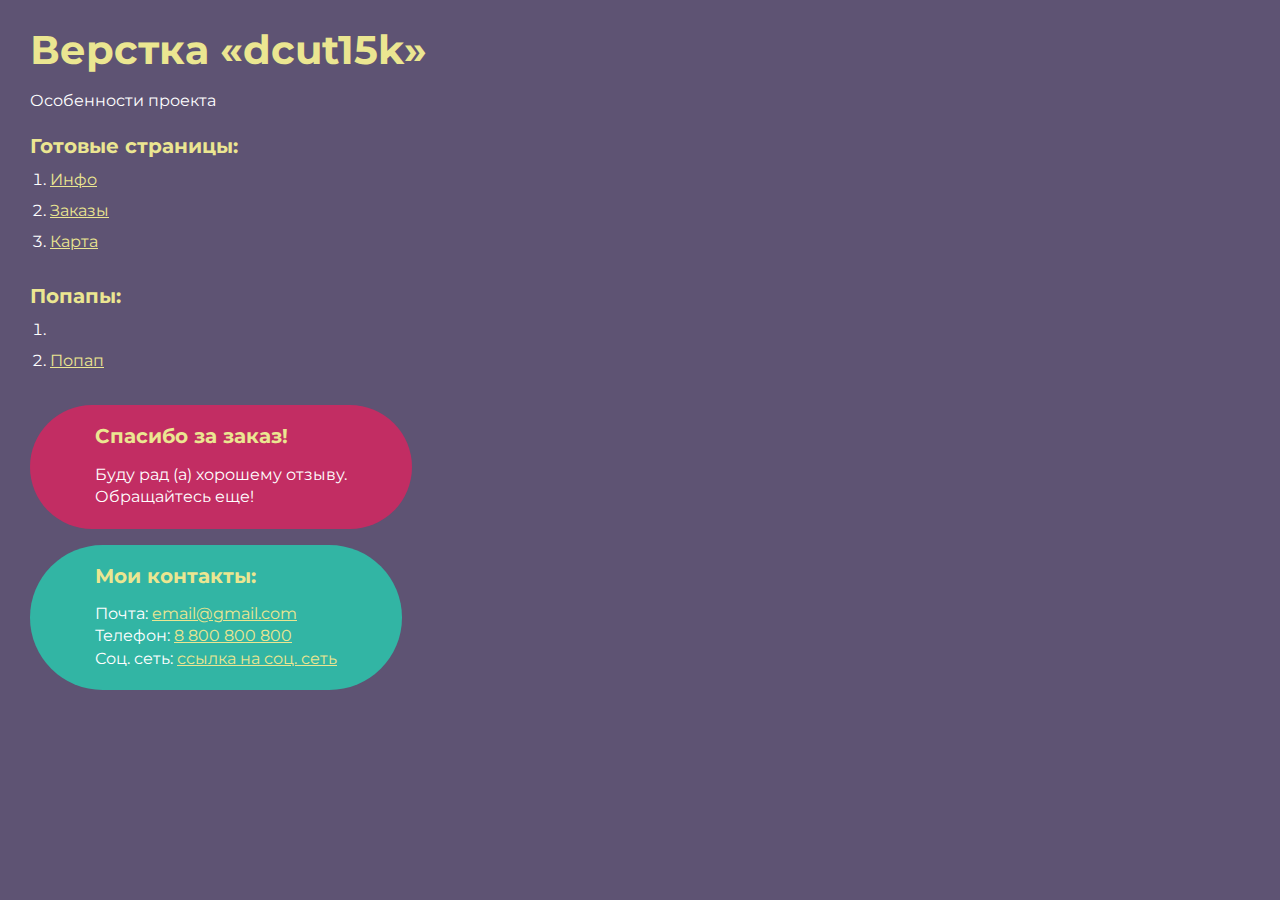
<file: index.html>
<!DOCTYPE html>
<html>

<head>
	<meta charset="UTF-8" />
	<meta name="viewport" content="width=device-width, initial-scale=1.0" />
	<link rel="preconnect" href="https://fonts.googleapis.com" />
	<link rel="preconnect" href="https://fonts.gstatic.com" crossorigin />
	<link href="https://fonts.googleapis.com/css2?family=Lora:wght@400;500;600;700&family=Montserrat:wght@100;200;300;400;500;600;700;800&display=swap" rel="stylesheet" />
	<title>Верстка «dcut15k»</title>
</head>

<body>
	<div class="rootpage">
		<h1>Верстка «dcut15k»</h1>
		<div class="rootpage__info">Особенности проекта</div>
		<h2>Готовые страницы:</h2>
		<ol class="rootpage__list">
			<li><a target="_blank" href="propark-info.html">Инфо</a></li>
			<li><a target="_blank" href="propark-order.html">Заказы</a></li>
			<li><a target="_blank" href="propark-map.html">Карта</a></li>
		</ol>
		<h2>Попапы:</h2>
		<ol class="rootpage__list">
			<li><a target="_blank" href="home.html#"></a></li>
			<li><a target="_blank" href="propark-order.html#popup">Попап</a></li>
		</ol>
		<div class="rootpage__tnx">
			<h2>Спасибо за заказ!</h2>
			<p>Буду рад (а) хорошему отзыву.</p>
			<p>Обращайтесь еще!</p>
		</div>
		<div class="rootpage__contacts">
			<h2>Мои контакты:</h2>
			<p>Почта: <a href="mailto:email@gmail.com">email@gmail.com</a></p>
			<p>Телефон: <a href="tel:8800800800">8 800 800 800</a></p>
			<p>Соц. сеть: <a href="">ссылка на соц. сеть</a></p>
		</div>
	</div>
</body>
<style>
	@charset "UTF-8";
	@import url("https://fonts.googleapis.com/css?family=Montserrat:regular,700&display=swap");

	*,
	*::before,
	*::after {
		padding: 0px;
		margin: 0px;
		border: 0px;
		box-sizing: border-box;
	}

	html,
	body {
		height: 100%;
		margin: 0;
		padding: 0;
		min-width: 320px;
		width: 100%;
		color: #fff;
		background-color: #5e5373;
	}

	body {
		font-family: Montserrat;
		font-size: 100%;
		line-height: 1;
		font-size: 1rem;
	}

	a {
		text-decoration: underline;
		color: #ebe691;
	}

	a:visited {
		text-decoration: underline;
		color: #aaa768;
	}

	a:hover {
		text-decoration: none;
	}

	ul li {
		list-style: none;
	}

	img {
		vertical-align: top;
	}

	.wrapper {
		width: 100%;
		min-height: 100%;
		overflow: hidden;
	}

	.rootpage {
		padding: 30px;
		display: flex;
		flex-direction: column;
		align-items: flex-start;
	}

	@media (max-width: 767px) {
		.rootpage {
			padding: 30px 15px;
		}
	}

	h1 {
		color: #ebe691;
		font-size: 2.5rem;
		margin: 0px 0px 1.25rem 0px;
	}

	@media (max-width: 767px) {
		h1 {
			font-size: 1.85rem;
			margin: 0px 0px 1.25rem 0px;
		}
	}

	h2 {
		color: #ebe691;
		font-size: 1.25rem;
		margin: 0px 0px 1rem 0px;
	}

	@media (max-width: 767px) {
		h2 {
			font-size: 1.125rem;
			margin: 0px 0px 1rem 0px;
		}
	}

	.rootpage__info {
		line-height: 140%;
		margin: 0px 0px 1.5rem 0px;
	}

	.rootpage__list {
		margin: 0px 0px 2.25rem 1.25rem;
	}

	.rootpage__list li:not(:last-child) {
		margin: 0px 0px 15px 0px;
	}

	.rootpage__contacts,
	.rootpage__tnx {
		border-radius: 200px;
		padding: 20px 65px;
		line-height: 140%;
	}

	@media (max-width: 767px) {

		.rootpage__contacts,
		.rootpage__tnx {
			border-radius: 40px;
			padding: 20px;
		}
	}

	.rootpage__contacts {
		background: #32b5a4;
	}

	.rootpage__contacts a {
		color: #ebe691;
	}

	.rootpage__tnx {
		background: #c22d63;
		margin: 0px 0px 1rem 0px;
	}
</style>

</html>
</file>
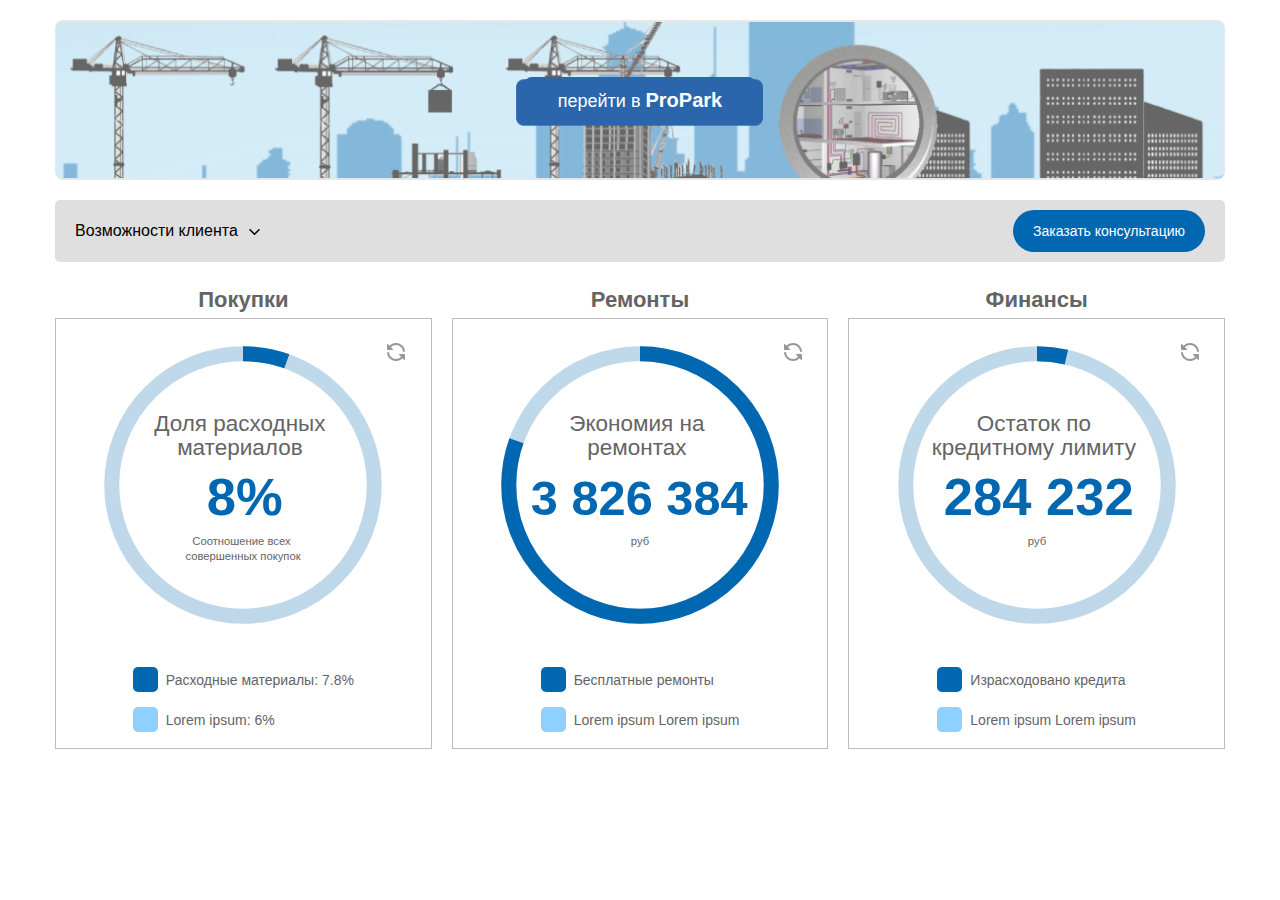
<file: propark-info.html>
<!DOCTYPE html>
<html lang="ru">

<head>
	<title>Главная</title>
	<meta charset="UTF-8">
	<meta name="format-detection" content="telephone=no">
	<!-- <style>body{opacity: 0;}</style> -->
	<link rel="stylesheet" href="css/style.min.css">
	<link rel="shortcut icon" href="favicon.ico">
	<!-- <meta name="robots" content="noindex, nofollow"> -->
	<meta name="viewport" content="width=device-width, initial-scale=1.0">
</head>

<body class="preload">
	<div class="wrapper">
		<header class="header">
			<div class="header__container">
			</div>
		</header>
		<main class="page">
			<div class="info__container">
				<div class="info__main-btn">
					<a href="propark-order.html">перейти в <span>ProPark</span></a>
				</div>
				<div class="info__opport-row">
					<div class="info__opport-click">
						Возможности клиента
					</div>
					<button class="info__book-consult">Заказать консультацию</button>
				</div>
				<div class="info__prog-flex">
					<div class="info__prog-el">
						<div class="info__prog-name">Покупки</div>
						<div class="total__progress">
							<button class="info__reload">
								<img src="img/reload.svg">
							</button>
							<div class="rad__con main-ofice">
								<svg class="radial-progress" data-percentage="61" viewBox="0 0 80 80">
									<circle class="incomplete" cx="40" cy="40" r="35"></circle>
									<circle class="complete" cx="40" cy="40" r="35" style="stroke-dashoffset: 208"></circle>
									<text class="percentage" x="50%" y="57%" transform="matrix(0, 1, -1, 0, 80, 0)">
										<tspan x="50%" y="32%" class="info__circle-title" style="font-size: 6px; font-weight: 500">
											Доля расходных
										</tspan>
										<tspan x="50%" y="40%" class="info__circle-title" style="font-size: 6px; font-weight: 500">
											материалов
										</tspan>
										<tspan x="53%" y="60%" class="info__circle-percent" style="font-weight: 700">
											8%
										</tspan>
										<tspan x="50%" y="70%" class="info__circle-subtitle" style="font-size: 3px; font-weight: 400">
											Соотношение всех
										</tspan>
										<tspan x="50%" y="75%" class="info__circle-subtitle" style="font-size: 3px; font-weight: 400">
											совершенных покупок
										</tspan>
									</text>
								</svg>
							</div>
							<div class="info__text">
								<div class="info__text-color light">
									Расходные материалы: 7.8%
								</div>
								<div class="info__text-color dark">Lorem ipsum: 6%</div>
							</div>
						</div>
					</div>
					<div class="info__prog-el">
						<div class="info__prog-name">Ремонты</div>
						<div class="total__progress">
							<button class="info__reload">
								<img src="img/reload.svg">
							</button>
							<div class="rad__con main-ofice">
								<svg class="radial-progress" viewBox="0 0 80 80">
									<circle class="incomplete" cx="40" cy="40" r="35"></circle>
									<circle class="complete" cx="40" cy="40" r="35" style="stroke-dashoffset: 43"></circle>
									<text class="percentage" x="50%" y="57%" transform="matrix(0, 1, -1, 0, 80, 0)">
										<tspan x="50%" y="32%" class="info__circle-title" style="font-size: 6px; font-weight: 500">
											Экономия на
										</tspan>
										<tspan x="50%" y="40%" class="info__circle-title" style="font-size: 6px; font-weight: 500">
											ремонтах
										</tspan>
										<tspan x="52%" y="60%" class="info__circle-percent" style="font-size: 13px; font-weight: 700">
											3 826 384
										</tspan>
										<tspan x="50%" y="70%" class="info__circle-subtitle" style="font-size: 3px; font-weight: 400">
											руб
										</tspan>
									</text>
								</svg>
							</div>
							<div class="info__text">
								<div class="info__text-color light">Бесплатные ремонты</div>
								<div class="info__text-color dark">
									Lorem ipsum Lorem ipsum
								</div>
							</div>
						</div>
					</div>
					<div class="info__prog-el">
						<div class="info__prog-name">Финансы</div>
						<div class="total__progress">
							<button class="info__reload">
								<img src="img/reload.svg">
							</button>
							<div class="rad__con main-ofice">
								<svg class="radial-progress" data-percentage="61" viewBox="0 0 80 80">
									<circle class="incomplete" cx="40" cy="40" r="35"></circle>
									<circle class="complete" cx="40" cy="40" r="35" style="stroke-dashoffset: 212"></circle>
									<text class="percentage" x="50%" y="57%" transform="matrix(0, 1, -1, 0, 80, 0)">
										<tspan x="50%" y="32%" class="info__circle-title" style="font-size: 6px; font-weight: 500">
											Остаток по
										</tspan>
										<tspan x="50%" y="40%" class="info__circle-title" style="font-size: 6px; font-weight: 500">
											кредитному лимиту
										</tspan>
										<tspan x="53%" y="60%" class="info__circle-percent" style="font-weight: 700">
											284 232
										</tspan>
										<tspan x="50%" y="70%" class="info__circle-subtitle" style="font-size: 3px; font-weight: 400">
											руб
										</tspan>
									</text>
								</svg>
							</div>
							<div class="info__text">
								<div class="info__text-color light">
									Израсходовано кредита
								</div>
								<div class="info__text-color dark">
									Lorem ipsum Lorem ipsum
								</div>
							</div>
						</div>
					</div>
				</div>
			</div>
		</main>
		<footer class="footer">
			<div class="footer__container">
			</div>
		</footer>
	</div>
	<script src="https://code.jquery.com/jquery-3.6.1.min.js"></script>
	<div id="popup-order" aria-hidden="true" class="popup">
		<div class="popup__wrapper">
			<div class="popup__content">
				<div class="order__head-row">
					<div class="order__title">Детали заказа</div>
					<a href="#" class="popup__close close-popup"></a>
				</div>
				<div class="popup__cont popup__cont-pad">
					<div class="order__legend">
						<div class="order__prod-name">Товар (Услуга)</div>
						<div class="order__other-legend-items">
							<div class="order__legend-item kod-pop">Код</div>
							<div class="order__legend-item quantitu-pop">Кол-во</div>
							<div class="order__legend-item ed-pop">Ед</div>
							<div class="order__legend-item price-pop">Цена</div>
							<div class="order__legend-item sum-pop">Сумма</div>
						</div>
					</div>
					<div class="order__product-pop">
						<div class="order__product-grid-pop">
							<div class="order__product-grid-item grid-name">
								<img src="img/drell.png" alt="" />
								<p>
									Перфоратор, SDS+, 780Вт, 3реж, 2.7Дж, 0-4500

									у\м, 2.6кг, чем, зашита уг щеток от пыли Makita
								</p>
							</div>
							<div class="order__product-grid-item grid-cod">
								<span>Код:</span>HR2470
							</div>
							<div class="order__product-grid-item grid-quant-pop">
								<div class="person__product-quantity">
									<div class="number" data-step="1" data-min="1" data-max="999">
										<input class="number-text" type="text" name="count" value="1" />
										<a href="#" class="number-minus"><span>−</span></a>
										<a href="#" class="number-plus"><span>+</span></a>
									</div>
								</div>
							</div>
							<div class="order__product-grid-item grid-ed">
								<span>Ед.</span>
								шт
							</div>
							<div class="order__product-grid-item grid-price">
								<span>Цена:</span>
								13, 999.00
							</div>
							<div class="order__product-grid-item grid-sum-pop">
								<span>Сумма:</span>
								64,950.00
							</div>
						</div>
						<div class="order__product-grid-pop">
							<div class="order__product-grid-item grid-name">
								<img src="img/drell.png" alt="" />
								<p>
									Перфоратор, SDS+, 780Вт, 3реж, 2.7Дж, 0-4500

									у\м, 2.6кг, чем, зашита уг щеток от пыли Makita
								</p>
							</div>
							<div class="order__product-grid-item grid-cod">
								<span>Код:</span>HR2470
							</div>
							<div class="order__product-grid-item grid-quant-pop">
								<div class="person__product-quantity">
									<div class="number" data-step="1" data-min="1" data-max="999">
										<input class="number-text" type="text" name="count" value="1" />
										<a href="#" class="number-minus"><span>−</span></a>
										<a href="#" class="number-plus"><span>+</span></a>
									</div>
								</div>
							</div>
							<div class="order__product-grid-item grid-ed">
								<span>Ед.</span>
								шт
							</div>
							<div class="order__product-grid-item grid-price">
								<span>Цена:</span>
								13, 999.00
							</div>
							<div class="order__product-grid-item grid-sum-pop">
								<span>Сумма:</span>
								64,950.00
							</div>
						</div>
						<div class="order__product-grid-pop">
							<div class="order__product-grid-item grid-name">
								<img src="img/drell.png" alt="" />
								<p>
									Перфоратор, SDS+, 780Вт, 3реж, 2.7Дж, 0-4500

									у\м, 2.6кг, чем, зашита уг щеток от пыли Makita
								</p>
							</div>
							<div class="order__product-grid-item grid-cod">
								<span>Код:</span>HR2470
							</div>
							<div class="order__product-grid-item grid-quant-pop">
								<div class="person__product-quantity">
									<div class="number" data-step="1" data-min="1" data-max="999">
										<input class="number-text" type="text" name="count" value="1" />
										<a href="#" class="number-minus"><span>−</span></a>
										<a href="#" class="number-plus"><span>+</span></a>
									</div>
								</div>
							</div>
							<div class="order__product-grid-item grid-ed">
								<span>Ед.</span>
								шт
							</div>
							<div class="order__product-grid-item grid-price">
								<span>Цена:</span>
								13, 999.00
							</div>
							<div class="order__product-grid-item grid-sum-pop">
								<span>Сумма:</span>
								64,950.00
							</div>
						</div>
						<div class="order__product-grid-pop">
							<div class="order__product-grid-item grid-name">
								<img src="img/drell.png" alt="" />
								<p>
									Перфоратор, SDS+, 780Вт, 3реж, 2.7Дж, 0-4500

									у\м, 2.6кг, чем, зашита уг щеток от пыли Makita
								</p>
							</div>
							<div class="order__product-grid-item grid-cod">
								<span>Код:</span>HR2470
							</div>
							<div class="order__product-grid-item grid-quant-pop">
								<div class="person__product-quantity">
									<div class="number" data-step="1" data-min="1" data-max="999">
										<input class="number-text" type="text" name="count" value="1" />
										<a href="#" class="number-minus"><span>−</span></a>
										<a href="#" class="number-plus"><span>+</span></a>
									</div>
								</div>
							</div>
							<div class="order__product-grid-item grid-ed">
								<span>Ед.</span>
								шт
							</div>
							<div class="order__product-grid-item grid-price">
								<span>Цена:</span>
								13, 999.00
							</div>
							<div class="order__product-grid-item grid-sum-pop">
								<span>Сумма:</span>
								64,950.00
							</div>
						</div>
						<div class="order__product-grid-pop">
							<div class="order__product-grid-item grid-name">
								<img src="img/drell.png" alt="" />
								<p>
									Перфоратор, SDS+, 780Вт, 3реж, 2.7Дж, 0-4500

									у\м, 2.6кг, чем, зашита уг щеток от пыли Makita
								</p>
							</div>
							<div class="order__product-grid-item grid-cod">
								<span>Код:</span>HR2470
							</div>
							<div class="order__product-grid-item grid-quant-pop">
								<div class="person__product-quantity">
									<div class="number" data-step="1" data-min="1" data-max="999">
										<input class="number-text" type="text" name="count" value="1" />
										<a href="#" class="number-minus"><span>−</span></a>
										<a href="#" class="number-plus"><span>+</span></a>
									</div>
								</div>
							</div>
							<div class="order__product-grid-item grid-ed">
								<span>Ед.</span>
								шт
							</div>
							<div class="order__product-grid-item grid-price">
								<span>Цена:</span>
								13, 999.00
							</div>
							<div class="order__product-grid-item grid-sum-pop">
								<span>Сумма:</span>
								64,950.00
							</div>
						</div>
						<div class="order__product-grid-pop">
							<div class="order__product-grid-item grid-name">
								<img src="img/drell.png" alt="" />
								<p>
									Перфоратор, SDS+, 780Вт, 3реж, 2.7Дж, 0-4500

									у\м, 2.6кг, чем, зашита уг щеток от пыли Makita
								</p>
							</div>
							<div class="order__product-grid-item grid-cod">
								<span>Код:</span>HR2470
							</div>
							<div class="order__product-grid-item grid-quant-pop">
								<div class="person__product-quantity">
									<div class="number" data-step="1" data-min="1" data-max="999">
										<input class="number-text" type="text" name="count" value="1" />
										<a href="#" class="number-minus"><span>−</span></a>
										<a href="#" class="number-plus"><span>+</span></a>
									</div>
								</div>
							</div>
							<div class="order__product-grid-item grid-ed">
								<span>Ед.</span>
								шт
							</div>
							<div class="order__product-grid-item grid-price">
								<span>Цена:</span>
								13, 999.00
							</div>
							<div class="order__product-grid-item grid-sum-pop">
								<span>Сумма:</span>
								64,950.00
							</div>
						</div>
						<div class="order__product-grid-pop">
							<div class="order__product-grid-item grid-name">
								<img src="img/drell.png" alt="" />
								<p>
									Перфоратор, SDS+, 780Вт, 3реж, 2.7Дж, 0-4500

									у\м, 2.6кг, чем, зашита уг щеток от пыли Makita
								</p>
							</div>
							<div class="order__product-grid-item grid-cod">
								<span>Код:</span>HR2470
							</div>
							<div class="order__product-grid-item grid-quant-pop">
								<div class="person__product-quantity">
									<div class="number" data-step="1" data-min="1" data-max="999">
										<input class="number-text" type="text" name="count" value="1" />
										<a href="#" class="number-minus"><span>−</span></a>
										<a href="#" class="number-plus"><span>+</span></a>
									</div>
								</div>
							</div>
							<div class="order__product-grid-item grid-ed">
								<span>Ед.</span>
								шт
							</div>
							<div class="order__product-grid-item grid-price">
								<span>Цена:</span>
								13, 999.00
							</div>
							<div class="order__product-grid-item grid-sum-pop">
								<span>Сумма:</span>
								64,950.00
							</div>
						</div>
						<div class="order__product-grid-pop">
							<div class="order__product-grid-item grid-name">
								<img src="img/drell.png" alt="" />
								<p>
									Перфоратор, SDS+, 780Вт, 3реж, 2.7Дж, 0-4500

									у\м, 2.6кг, чем, зашита уг щеток от пыли Makita
								</p>
							</div>
							<div class="order__product-grid-item grid-cod">
								<span>Код:</span>HR2470
							</div>
							<div class="order__product-grid-item grid-quant-pop">
								<div class="person__product-quantity">
									<div class="number" data-step="1" data-min="1" data-max="999">
										<input class="number-text" type="text" name="count" value="1" />
										<a href="#" class="number-minus"><span>−</span></a>
										<a href="#" class="number-plus"><span>+</span></a>
									</div>
								</div>
							</div>
							<div class="order__product-grid-item grid-ed">
								<span>Ед.</span>
								шт
							</div>
							<div class="order__product-grid-item grid-price">
								<span>Цена:</span>
								13, 999.00
							</div>
							<div class="order__product-grid-item grid-sum-pop">
								<span>Сумма:</span>
								64,950.00
							</div>
						</div>
						<div class="order__product-grid-pop">
							<div class="order__product-grid-item grid-name">
								<img src="img/drell.png" alt="" />
								<p>
									Перфоратор, SDS+, 780Вт, 3реж, 2.7Дж, 0-4500

									у\м, 2.6кг, чем, зашита уг щеток от пыли Makita
								</p>
							</div>
							<div class="order__product-grid-item grid-cod">
								<span>Код:</span>HR2470
							</div>
							<div class="order__product-grid-item grid-quant-pop">
								<div class="person__product-quantity">
									<div class="number" data-step="1" data-min="1" data-max="999">
										<input class="number-text" type="text" name="count" value="1" />
										<a href="#" class="number-minus"><span>−</span></a>
										<a href="#" class="number-plus"><span>+</span></a>
									</div>
								</div>
							</div>
							<div class="order__product-grid-item grid-ed">
								<span>Ед.</span>
								шт
							</div>
							<div class="order__product-grid-item grid-price">
								<span>Цена:</span>
								13, 999.00
							</div>
							<div class="order__product-grid-item grid-sum-pop">
								<span>Сумма:</span>
								64,950.00
							</div>
						</div>
						<div class="order__product-grid-pop">
							<div class="order__product-grid-item grid-name">
								<img src="img/drell.png" alt="" />
								<p>
									Перфоратор, SDS+, 780Вт, 3реж, 2.7Дж, 0-4500

									у\м, 2.6кг, чем, зашита уг щеток от пыли Makita
								</p>
							</div>
							<div class="order__product-grid-item grid-cod">
								<span>Код:</span>HR2470
							</div>
							<div class="order__product-grid-item grid-quant-pop">
								<div class="person__product-quantity">
									<div class="number" data-step="1" data-min="1" data-max="999">
										<input class="number-text" type="text" name="count" value="1" />
										<a href="#" class="number-minus"><span>−</span></a>
										<a href="#" class="number-plus"><span>+</span></a>
									</div>
								</div>
							</div>
							<div class="order__product-grid-item grid-ed">
								<span>Ед.</span>
								шт
							</div>
							<div class="order__product-grid-item grid-price">
								<span>Цена:</span>
								13, 999.00
							</div>
							<div class="order__product-grid-item grid-sum-pop">
								<span>Сумма:</span>
								64,950.00
							</div>
						</div>
					</div>
					<div class="order__disclamer">
						Обратите внимание, что после оформления данного заказа, его нельзя
						будет изменить на сайте.
					</div>
				</div>
				<div class="order__blue-bar"></div>
				<div class="popup__cont">
					<div class="order__info-block-pop">
						<div class="order__info-numbers-pop">
							<div class="order__info-quantity">
								<span>Кол-во инструментов</span>
								<p>5</p>
							</div>
							<div class="order__info-price">
								<span>Общая сумма</span>
								<p>64,950.00</p>
							</div>
						</div>
						<div class="order__info-btn">
							<a href="#popup-order-checked" class="popup-link">Оформить заказ</a>
						</div>
					</div>
				</div>
			</div>
		</div>
	</div>

	<div id="popup-order-checked" aria-hidden="true" class="popup">
		<div class="popup__wrapper">
			<div class="popup__content popup__content-small">
				<div class="order__head-row order__head-row-small">
					<div class="order__title">Ваш заказ сформирован</div>
				</div>
				<div class="popup__cont">
					<div class="order-checked__text">
						В течении 24-х часов заказ будет доставлен на адрес объект
					</div>
					<button class="popup__close-text close-popup">Понятно</button>
				</div>
			</div>
		</div>
	</div>

	<div id="popup-map" aria-hidden="true" class="popup">
		<div class="popup__wrapper">
			<div class="popup__content">
				<div class="order__head-row">
					<div class="order__title">Сдать в ремонт</div>
					<a href="#" class="popup__close close-popup"></a>
				</div>
				<div class="popup__cont">
					<div class="order__legend">
						<div class="order__prod-name map__prod-name">
							<span>Товар (Услуга)</span>
							<span>Выбрано (0)</span>
						</div>
						<div class="order__other-legend-items-map">
							<div class="order__legend-item art art-pop">Артикул</div>
							<div class="order__legend-item object object-pop">Объект</div>
							<div class="order__legend-item ch ch-pop">СН</div>
						</div>
					</div>
					<div class="order__product-pop">
						<div class="order__product-grid-map-pop">
							<div class="order__product-grid-item grid-name-map grid-bor-left-none">
								<img src="img/product-map.png" alt="" />
								<p>
									Пила диск, 1800Вт, 5200об\м, диск-ф210х30мм, рез 75.5мм, 4.8кг,
									кор, подсветка
								</p>
							</div>
							<div class="order__product-grid-item grid-art">
								<span>Артикул:</span>HS7600
							</div>
							<div class="order__product-grid-item grid-object">
								ЖК Пресня
							</div>
							<div class="order__product-grid-item grid-ch-pop grid-bor-right-none">
								<span>СН</span>400653921
							</div>
						</div>
						<div class="order__product-grid-map-pop">
							<div class="order__product-grid-item grid-name-map grid-bor-left-none">
								<img src="img/product-map.png" alt="" />
								<p>
									Пила диск, 1800Вт, 5200об\м, диск-ф210х30мм, рез 75.5мм, 4.8кг,
									кор, подсветка
								</p>
							</div>
							<div class="order__product-grid-item grid-art">
								<span>Артикул:</span>HS7600
							</div>
							<div class="order__product-grid-item grid-object">
								ЖК Пресня
							</div>
							<div class="order__product-grid-item grid-ch-pop grid-bor-right-none">
								<span>СН</span>400653921
							</div>
						</div>
						<div class="order__product-grid-map-pop">
							<div class="order__product-grid-item grid-name-map grid-bor-left-none">
								<img src="img/product-map.png" alt="" />
								<p>
									Пила диск, 1800Вт, 5200об\м, диск-ф210х30мм, рез 75.5мм, 4.8кг,
									кор, подсветка
								</p>
							</div>
							<div class="order__product-grid-item grid-art">
								<span>Артикул:</span>HS7600
							</div>
							<div class="order__product-grid-item grid-object">
								ЖК Пресня
							</div>
							<div class="order__product-grid-item grid-ch-pop grid-bor-right-none">
								<span>СН</span>400653921
							</div>
						</div>
						<div class="order__product-grid-map-pop">
							<div class="order__product-grid-item grid-name-map grid-bor-left-none">
								<img src="img/product-map.png" alt="" />
								<p>
									Пила диск, 1800Вт, 5200об\м, диск-ф210х30мм, рез 75.5мм, 4.8кг,
									кор, подсветка
								</p>
							</div>
							<div class="order__product-grid-item grid-art">
								<span>Артикул:</span>HS7600
							</div>
							<div class="order__product-grid-item grid-object">
								ЖК Пресня
							</div>
							<div class="order__product-grid-item grid-ch-pop grid-bor-right-none">
								<span>СН</span>400653921
							</div>
						</div>
						<div class="order__product-grid-map-pop">
							<div class="order__product-grid-item grid-name-map grid-bor-left-none">
								<img src="img/product-map.png" alt="" />
								<p>
									Пила диск, 1800Вт, 5200об\м, диск-ф210х30мм, рез 75.5мм, 4.8кг,
									кор, подсветка
								</p>
							</div>
							<div class="order__product-grid-item grid-art">
								<span>Артикул:</span>HS7600
							</div>
							<div class="order__product-grid-item grid-object">
								ЖК Пресня
							</div>
							<div class="order__product-grid-item grid-ch-pop grid-bor-right-none">
								<span>СН</span>400653921
							</div>
						</div>
						<div class="order__product-grid-map-pop">
							<div class="order__product-grid-item grid-name-map grid-bor-left-none">
								<img src="img/product-map.png" alt="" />
								<p>
									Пила диск, 1800Вт, 5200об\м, диск-ф210х30мм, рез 75.5мм, 4.8кг,
									кор, подсветка
								</p>
							</div>
							<div class="order__product-grid-item grid-art">
								<span>Артикул:</span>HS7600
							</div>
							<div class="order__product-grid-item grid-object">
								ЖК Пресня
							</div>
							<div class="order__product-grid-item grid-ch-pop grid-bor-right-none">
								<span>СН</span>400653921
							</div>
						</div>
						<div class="order__product-grid-map-pop">
							<div class="order__product-grid-item grid-name-map grid-bor-left-none">
								<img src="img/product-map.png" alt="" />
								<p>
									Пила диск, 1800Вт, 5200об\м, диск-ф210х30мм, рез 75.5мм, 4.8кг,
									кор, подсветка
								</p>
							</div>
							<div class="order__product-grid-item grid-art">
								<span>Артикул:</span>HS7600
							</div>
							<div class="order__product-grid-item grid-object">
								ЖК Пресня
							</div>
							<div class="order__product-grid-item grid-ch-pop grid-bor-right-none">
								<span>СН</span>400653921
							</div>
						</div>
						<div class="order__product-grid-map-pop">
							<div class="order__product-grid-item grid-name-map grid-bor-left-none">
								<img src="img/product-map.png" alt="" />
								<p>
									Пила диск, 1800Вт, 5200об\м, диск-ф210х30мм, рез 75.5мм, 4.8кг,
									кор, подсветка
								</p>
							</div>
							<div class="order__product-grid-item grid-art">
								<span>Артикул:</span>HS7600
							</div>
							<div class="order__product-grid-item grid-object">
								ЖК Пресня
							</div>
							<div class="order__product-grid-item grid-ch-pop grid-bor-right-none">
								<span>СН</span>400653921
							</div>
						</div>
						<div class="order__product-grid-map-pop">
							<div class="order__product-grid-item grid-name-map grid-bor-left-none">
								<img src="img/product-map.png" alt="" />
								<p>
									Пила диск, 1800Вт, 5200об\м, диск-ф210х30мм, рез 75.5мм, 4.8кг,
									кор, подсветка
								</p>
							</div>
							<div class="order__product-grid-item grid-art">
								<span>Артикул:</span>HS7600
							</div>
							<div class="order__product-grid-item grid-object">
								ЖК Пресня
							</div>
							<div class="order__product-grid-item grid-ch-pop grid-bor-right-none">
								<span>СН</span>400653921
							</div>
						</div>
						<div class="order__product-grid-map-pop">
							<div class="order__product-grid-item grid-name-map grid-bor-left-none">
								<img src="img/product-map.png" alt="" />
								<p>
									Пила диск, 1800Вт, 5200об\м, диск-ф210х30мм, рез 75.5мм, 4.8кг,
									кор, подсветка
								</p>
							</div>
							<div class="order__product-grid-item grid-art">
								<span>Артикул:</span>HS7600
							</div>
							<div class="order__product-grid-item grid-object">
								ЖК Пресня
							</div>
							<div class="order__product-grid-item grid-ch-pop grid-bor-right-none">
								<span>СН</span>400653921
							</div>
						</div>
						<div class="order__product-grid-map-pop">
							<div class="order__product-grid-item grid-name-map grid-bor-left-none">
								<img src="img/product-map.png" alt="" />
								<p>
									Пила диск, 1800Вт, 5200об\м, диск-ф210х30мм, рез 75.5мм, 4.8кг,
									кор, подсветка
								</p>
							</div>
							<div class="order__product-grid-item grid-art">
								<span>Артикул:</span>HS7600
							</div>
							<div class="order__product-grid-item grid-object">
								ЖК Пресня
							</div>
							<div class="order__product-grid-item grid-ch-pop grid-bor-right-none">
								<span>СН</span>400653921
							</div>
						</div>
						<div class="order__product-grid-map-pop">
							<div class="order__product-grid-item grid-name-map grid-bor-left-none">
								<img src="img/product-map.png" alt="" />
								<p>
									Пила диск, 1800Вт, 5200об\м, диск-ф210х30мм, рез 75.5мм, 4.8кг,
									кор, подсветка
								</p>
							</div>
							<div class="order__product-grid-item grid-art">
								<span>Артикул:</span>HS7600
							</div>
							<div class="order__product-grid-item grid-object">
								ЖК Пресня
							</div>
							<div class="order__product-grid-item grid-ch-pop grid-bor-right-none">
								<span>СН</span>400653921
							</div>
						</div>
					</div>
				</div>
				<div class="order__blue-bar"></div>
				<div class="popup__cont">
					<div class="order__info-block-pop">
						<div class="order__disclamer">
							Обратите внимание, что после оформления данного заказа, его нельзя
							будет изменить на сайте.
						</div>
						<div class="order__info-btn">
							<a href="#popup-map-checked" class="popup-link">Оформить заказ</a>
						</div>
					</div>
				</div>
			</div>
		</div>
	</div>

	<div id="popup-map-checked" aria-hidden="true" class="popup">
		<div class="popup__wrapper">
			<div class="popup__content popup__content-small">
				<div class="order__head-row order__head-row-small">
					<div class="order__title">Ваш заказ сформирован</div>
				</div>
				<div class="popup__cont">
					<div class="order-checked__text">
						В течении 24-х курьер прибудет на объект и доставит необходимые
						инструменты
					</div>
					<button class="popup__close-text close-popup">Понятно</button>
				</div>
			</div>
		</div>
	</div>
	<script src="js/app.min.js"></script>
</body>

</html>
</file>
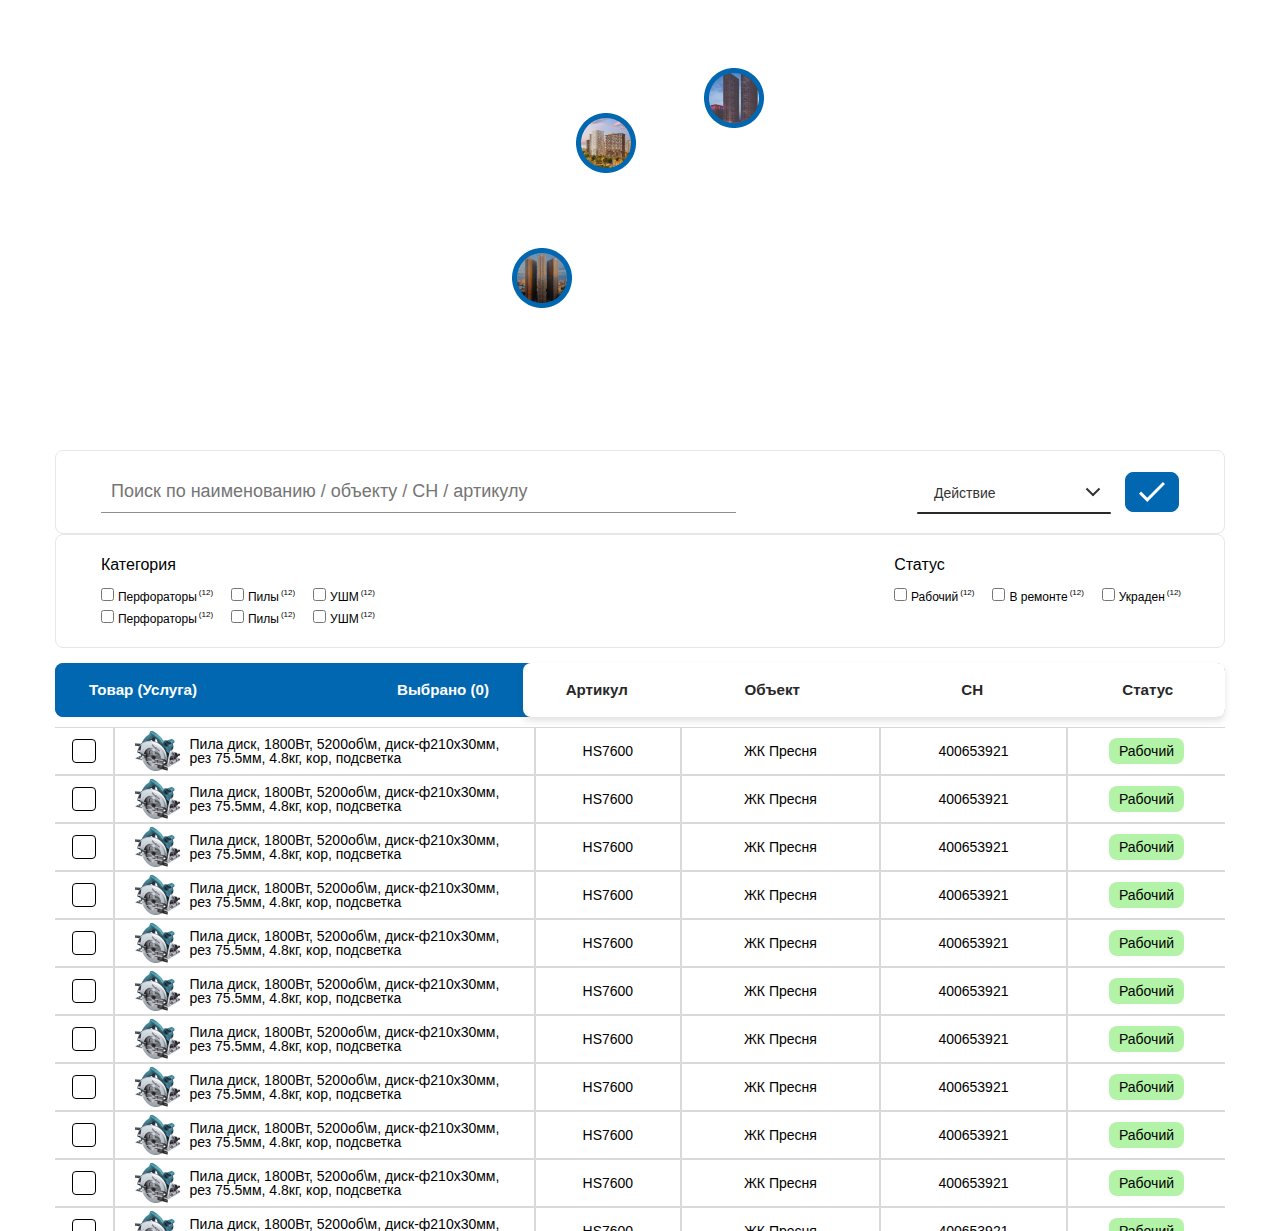
<file: propark-map.html>
<!DOCTYPE html>
<html lang="ru">

<head>
	<title>Главная</title>
	<meta charset="UTF-8">
	<meta name="format-detection" content="telephone=no">
	<!-- <style>body{opacity: 0;}</style> -->
	<link rel="stylesheet" href="css/style.min.css">
	<link rel="shortcut icon" href="favicon.ico">
	<!-- <meta name="robots" content="noindex, nofollow"> -->
	<meta name="viewport" content="width=device-width, initial-scale=1.0">
</head>

<body class="preload">
	<div class="wrapper">
		<header class="header">
			<div class="header__container">
			</div>
		</header>
		<main class="page el-map">
			<div class="map__container">
				<div class="map__action-mobile">
					<div class="map__action-flex">
						<div class="map__action-txt">Выбирите действие</div>
						<form>
							<div class="__select-1 __select-2" data-state="">
								<div class="__select__title-1"></div>
								<div class="__select__content-1">
									<input id="singleSelect0.1" class="__select__input-1" type="radio" name="singleSelect-1" checked />
									<label for="singleSelect0.1" tabindex="0" class="__select__label-1" data-value="Действие"></label>
									<input id="singleSelect1.1" class="__select__input-1" type="radio" name="singleSelect-1" />
									<label for="singleSelect1.1" tabindex="0" class="__select__label-1" data-value="Добавить"></label>
									<input id="singleSelect2.1" class="__select__input-1" type="radio" name="singleSelect-1" />
									<label for="singleSelect2.1" tabindex="0" class="__select__label-1" data-value="Сдать в ремонт"></label>
									<input id="singleSelect3.1" class="__select__input-1" type="radio" name="singleSelect-1" />
									<label for="singleSelect3.1" tabindex="0" class="__select__label-1" data-value="Перевести"></label>
									<input id="singleSelect4.1" class="__select__input-1" type="radio" name="singleSelect-1" />
									<label for="singleSelect4.1" tabindex="0" class="__select__label-1" data-value="Сдать"></label>
								</div>
							</div>
						</form>
					</div>
					<a href="#popup-map" class="map__confirm-btn-text map-mobile popup-link">Подтвердить действие</a>
				</div>
			</div>
			<div class="contact__map" id="map">
				<iframe src="https://yandex.ru/map-widget/v1/?um=constructor%3Ab026a11c6f657f8f52fc688f271db4c2ae1094d47cd727c8f0c5e6bb6bffef29&amp;source=constructor" width="100%" height="100%" frameborder="0"></iframe>
				<div class="map__city-circle city1" id="city1"></div>
				<div class="map__city-circle city2" id="city2"></div>
				<div class="map__city-circle city3" id="city3"></div>
				<div class="map__city-block" id="city-block1">
					<div class="map__city-block-title">ЖК Пресня Сити (1)</div>
					<img src="img/presnya.png" alt="" class="map__city-block-img" />
					<div class="map__city-block-etap">Этап 1 - Название этапа</div>
					<div class="map__city-block-legend map__city-block-row">
						<span>Инструменты</span>
						<span>Кол-во</span>
					</div>
					<div class="map__city-block-charact">
						<div class="map__city-block-charact-el map__city-block-row">
							<span>В проекте</span>
							<span>200</span>
						</div>
						<div class="map__city-block-charact-el map__city-block-row">
							<span>Действующих</span>
							<span>152</span>
						</div>
						<div class="map__city-block-charact-el map__city-block-row">
							<span>Заказанные</span>
							<span>12</span>
						</div>
						<div class="map__city-block-charact-el map__city-block-row">
							<span>В ремонте</span>
							<span>12</span>
						</div>
					</div>
				</div>
				<div class="map__city-block" id="city-block2">
					<div class="map__city-block-title">ЖК Пресня Сити (2)</div>
					<img src="img/presnya.png" alt="" class="map__city-block-img" />
					<div class="map__city-block-etap">Этап 1 - Название этапа</div>
					<div class="map__city-block-legend map__city-block-row">
						<span>Инструменты</span>
						<span>Кол-во</span>
					</div>
					<div class="map__city-block-charact">
						<div class="map__city-block-charact-el map__city-block-row">
							<span>В проекте</span>
							<span>200</span>
						</div>
						<div class="map__city-block-charact-el map__city-block-row">
							<span>Действующих</span>
							<span>152</span>
						</div>
						<div class="map__city-block-charact-el map__city-block-row">
							<span>Заказанные</span>
							<span>12</span>
						</div>
						<div class="map__city-block-charact-el map__city-block-row">
							<span>В ремонте</span>
							<span>12</span>
						</div>
					</div>
				</div>
				<div class="map__city-block" id="city-block3">
					<div class="map__city-block-title">ЖК Пресня Сити (3)</div>
					<img src="img/presnya.png" alt="" class="map__city-block-img" />
					<div class="map__city-block-etap">Этап 1 - Название этапа</div>
					<div class="map__city-block-legend map__city-block-row">
						<span>Инструменты</span>
						<span>Кол-во</span>
					</div>
					<div class="map__city-block-charact">
						<div class="map__city-block-charact-el map__city-block-row">
							<span>В проекте</span>
							<span>200</span>
						</div>
						<div class="map__city-block-charact-el map__city-block-row">
							<span>Действующих</span>
							<span>152</span>
						</div>
						<div class="map__city-block-charact-el map__city-block-row">
							<span>Заказанные</span>
							<span>12</span>
						</div>
						<div class="map__city-block-charact-el map__city-block-row">
							<span>В ремонте</span>
							<span>12</span>
						</div>
					</div>
				</div>
			</div>
			<div class="map__container">
				<div class="map__input-row">
					<div class="map__search">
						<input type="text" placeholder="Поиск по наименованию / объекту / СН / артикулу" />
					</div>
					<div class="map__action-desktop">
						<form>
							<div class="__select __select-2" data-state="">
								<div class="__select__title"></div>
								<div class="__select__content">
									<input id="singleSelect0" class="__select__input" type="radio" name="singleSelect" checked />
									<label for="singleSelect0" tabindex="0" class="__select__label" data-value="Действие"></label>
									<input id="singleSelect1" class="__select__input" type="radio" name="singleSelect" />
									<label for="singleSelect1" tabindex="0" class="__select__label" data-value="Добавить"></label>
									<input id="singleSelect2" class="__select__input" type="radio" name="singleSelect" />
									<label for="singleSelect2" tabindex="0" class="__select__label" data-value="Сдать в ремонт"></label>
									<input id="singleSelect3" class="__select__input" type="radio" name="singleSelect" />
									<label for="singleSelect3" tabindex="0" class="__select__label" data-value="Перевести"></label>
									<input id="singleSelect4" class="__select__input" type="radio" name="singleSelect" />
									<label for="singleSelect4" tabindex="0" class="__select__label" data-value="Сдать"></label>
								</div>
							</div>
						</form>
						<a href="#popup-map" class="map__confirm-btn map-desktop popup-link"></a>
					</div>
				</div>
				<div class="map__checkbox-row">
					<div class="map__checkbox-category">
						<div class="map__checkbox-title">Категория</div>
						<div class="map__checkbox-list">
							<div class="map__checkbox-list-item">
								<label class="map__checkbox-el">
									<input type="checkbox" class="map__checkbox-input" name="category" />
									<span class="map__checkbox-fake"></span>
									<span class="map__checkbox-text">Перфораторы</span>
								</label>
								<label class="map__checkbox-el">
									<input type="checkbox" class="map__checkbox-input" name="category" />
									<span class="map__checkbox-fake"></span>
									<span class="map__checkbox-text">Пилы</span>
								</label>
								<label class="map__checkbox-el">
									<input type="checkbox" class="map__checkbox-input" name="category" />
									<span class="map__checkbox-fake"></span>
									<span class="map__checkbox-text">УШМ</span>
								</label>
							</div>
							<div class="map__checkbox-list-item">
								<label class="map__checkbox-el">
									<input type="checkbox" class="map__checkbox-input" name="category" />
									<span class="map__checkbox-fake"></span>
									<span class="map__checkbox-text">Перфораторы</span>
								</label>
								<label class="map__checkbox-el">
									<input type="checkbox" class="map__checkbox-input" name="category" />
									<span class="map__checkbox-fake"></span>
									<span class="map__checkbox-text">Пилы</span>
								</label>
								<label class="map__checkbox-el">
									<input type="checkbox" class="map__checkbox-input" name="category" />
									<span class="map__checkbox-fake"></span>
									<span class="map__checkbox-text">УШМ</span>
								</label>
							</div>
						</div>
					</div>
					<div class="map__checkbox-status">
						<div class="map__checkbox-title">Статус</div>
						<div class="map__checkbox-list">
							<div class="map__checkbox-list-item">
								<label class="map__checkbox-el">
									<input type="checkbox" class="map__checkbox-input" name="category" />
									<span class="map__checkbox-fake"></span>
									<span class="map__checkbox-text">Рабочий</span>
								</label>
								<label class="map__checkbox-el">
									<input type="checkbox" class="map__checkbox-input" name="category" />
									<span class="map__checkbox-fake"></span>
									<span class="map__checkbox-text">В ремонте</span>
								</label>
								<label class="map__checkbox-el">
									<input type="checkbox" class="map__checkbox-input" name="category" />
									<span class="map__checkbox-fake"></span>
									<span class="map__checkbox-text">Украден</span>
								</label>
							</div>
						</div>
					</div>
				</div>
				<div class="product__filter-content one">
					<div class="product__spoiler-item">
						<div class="product__spoiler-title">ЖК Пресня Сити</div>
						<div class="product__spoiler-select">
							<div class="map__city-block-mobile">
								<img src="img/presnya.png" alt="" class="map__city-block-img" />
								<div class="map__city-block-etap">
									Этап 1 - Название этапа
								</div>
								<div class="map__city-block-legend map__city-block-row">
									<span>Инструменты</span>
									<span>Кол-во</span>
								</div>
								<div class="map__city-block-charact">
									<div class="map__city-block-charact-el map__city-block-row">
										<span>В проекте</span>
										<span>200</span>
									</div>
									<div class="map__city-block-charact-el map__city-block-row">
										<span>Действующих</span>
										<span>152</span>
									</div>
									<div class="map__city-block-charact-el map__city-block-row">
										<span>Заказанные</span>
										<span>12</span>
									</div>
									<div class="map__city-block-charact-el map__city-block-row">
										<span>В ремонте</span>
										<span>12</span>
									</div>
								</div>
							</div>
						</div>
					</div>
				</div>
				<div class="order__legend">
					<div class="order__prod-name map__prod-name">
						<span>Товар (Услуга)</span>
						<span>Выбрано (0)</span>
					</div>
					<div class="order__other-legend-items-map">
						<div class="order__legend-item art">Артикул</div>
						<div class="order__legend-item object">Объект</div>
						<div class="order__legend-item ch">СН</div>
						<div class="order__legend-item status">Статус</div>
					</div>
				</div>
				<div class="order__product">
					<div class="order__product-grid-map">
						<div class="order__product-grid-item checkbox">
							<label class="map__product-checkbox-label">
								<input type="checkbox" class="map__product-checkbox-input" />
								<div class="map__product-checkbox-fake"></div>
							</label>
						</div>
						<div class="order__product-grid-item grid-name-map">
							<img src="img/product-map.png" alt="" />
							<p>
								Пила диск, 1800Вт, 5200об\м, диск-ф210х30мм, рез 75.5мм,
								4.8кг, кор, подсветка
							</p>
						</div>
						<div class="order__product-grid-item grid-art">
							<span>Артикул:</span>HS7600
						</div>
						<div class="order__product-grid-item grid-object">ЖК Пресня</div>
						<div class="order__product-grid-item grid-ch">
							<span>СН</span>400653921
						</div>
						<div class="order__product-grid-item grid-status">
							<p>Рабочий</p>
						</div>
					</div>
					<div class="order__product-grid-map">
						<div class="order__product-grid-item checkbox">
							<label class="map__product-checkbox-label">
								<input type="checkbox" class="map__product-checkbox-input" />
								<div class="map__product-checkbox-fake"></div>
							</label>
						</div>
						<div class="order__product-grid-item grid-name-map">
							<img src="img/product-map.png" alt="" />
							<p>
								Пила диск, 1800Вт, 5200об\м, диск-ф210х30мм, рез 75.5мм,
								4.8кг, кор, подсветка
							</p>
						</div>
						<div class="order__product-grid-item grid-art">
							<span>Артикул:</span>HS7600
						</div>
						<div class="order__product-grid-item grid-object">ЖК Пресня</div>
						<div class="order__product-grid-item grid-ch">
							<span>СН</span>400653921
						</div>
						<div class="order__product-grid-item grid-status">
							<p>Рабочий</p>
						</div>
					</div>
					<div class="order__product-grid-map">
						<div class="order__product-grid-item checkbox">
							<label class="map__product-checkbox-label">
								<input type="checkbox" class="map__product-checkbox-input" />
								<div class="map__product-checkbox-fake"></div>
							</label>
						</div>
						<div class="order__product-grid-item grid-name-map">
							<img src="img/product-map.png" alt="" />
							<p>
								Пила диск, 1800Вт, 5200об\м, диск-ф210х30мм, рез 75.5мм,
								4.8кг, кор, подсветка
							</p>
						</div>
						<div class="order__product-grid-item grid-art">
							<span>Артикул:</span>HS7600
						</div>
						<div class="order__product-grid-item grid-object">ЖК Пресня</div>
						<div class="order__product-grid-item grid-ch">
							<span>СН</span>400653921
						</div>
						<div class="order__product-grid-item grid-status">
							<p>Рабочий</p>
						</div>
					</div>
					<div class="order__product-grid-map">
						<div class="order__product-grid-item checkbox">
							<label class="map__product-checkbox-label">
								<input type="checkbox" class="map__product-checkbox-input" />
								<div class="map__product-checkbox-fake"></div>
							</label>
						</div>
						<div class="order__product-grid-item grid-name-map">
							<img src="img/product-map.png" alt="" />
							<p>
								Пила диск, 1800Вт, 5200об\м, диск-ф210х30мм, рез 75.5мм,
								4.8кг, кор, подсветка
							</p>
						</div>
						<div class="order__product-grid-item grid-art">
							<span>Артикул:</span>HS7600
						</div>
						<div class="order__product-grid-item grid-object">ЖК Пресня</div>
						<div class="order__product-grid-item grid-ch">
							<span>СН</span>400653921
						</div>
						<div class="order__product-grid-item grid-status">
							<p>Рабочий</p>
						</div>
					</div>
					<div class="order__product-grid-map">
						<div class="order__product-grid-item checkbox">
							<label class="map__product-checkbox-label">
								<input type="checkbox" class="map__product-checkbox-input" />
								<div class="map__product-checkbox-fake"></div>
							</label>
						</div>
						<div class="order__product-grid-item grid-name-map">
							<img src="img/product-map.png" alt="" />
							<p>
								Пила диск, 1800Вт, 5200об\м, диск-ф210х30мм, рез 75.5мм,
								4.8кг, кор, подсветка
							</p>
						</div>
						<div class="order__product-grid-item grid-art">
							<span>Артикул:</span>HS7600
						</div>
						<div class="order__product-grid-item grid-object">ЖК Пресня</div>
						<div class="order__product-grid-item grid-ch">
							<span>СН</span>400653921
						</div>
						<div class="order__product-grid-item grid-status">
							<p>Рабочий</p>
						</div>
					</div>
					<div class="order__product-grid-map">
						<div class="order__product-grid-item checkbox">
							<label class="map__product-checkbox-label">
								<input type="checkbox" class="map__product-checkbox-input" />
								<div class="map__product-checkbox-fake"></div>
							</label>
						</div>
						<div class="order__product-grid-item grid-name-map">
							<img src="img/product-map.png" alt="" />
							<p>
								Пила диск, 1800Вт, 5200об\м, диск-ф210х30мм, рез 75.5мм,
								4.8кг, кор, подсветка
							</p>
						</div>
						<div class="order__product-grid-item grid-art">
							<span>Артикул:</span>HS7600
						</div>
						<div class="order__product-grid-item grid-object">ЖК Пресня</div>
						<div class="order__product-grid-item grid-ch">
							<span>СН</span>400653921
						</div>
						<div class="order__product-grid-item grid-status">
							<p>Рабочий</p>
						</div>
					</div>
					<div class="order__product-grid-map">
						<div class="order__product-grid-item checkbox">
							<label class="map__product-checkbox-label">
								<input type="checkbox" class="map__product-checkbox-input" />
								<div class="map__product-checkbox-fake"></div>
							</label>
						</div>
						<div class="order__product-grid-item grid-name-map">
							<img src="img/product-map.png" alt="" />
							<p>
								Пила диск, 1800Вт, 5200об\м, диск-ф210х30мм, рез 75.5мм,
								4.8кг, кор, подсветка
							</p>
						</div>
						<div class="order__product-grid-item grid-art">
							<span>Артикул:</span>HS7600
						</div>
						<div class="order__product-grid-item grid-object">ЖК Пресня</div>
						<div class="order__product-grid-item grid-ch">
							<span>СН</span>400653921
						</div>
						<div class="order__product-grid-item grid-status">
							<p>Рабочий</p>
						</div>
					</div>
					<div class="order__product-grid-map">
						<div class="order__product-grid-item checkbox">
							<label class="map__product-checkbox-label">
								<input type="checkbox" class="map__product-checkbox-input" />
								<div class="map__product-checkbox-fake"></div>
							</label>
						</div>
						<div class="order__product-grid-item grid-name-map">
							<img src="img/product-map.png" alt="" />
							<p>
								Пила диск, 1800Вт, 5200об\м, диск-ф210х30мм, рез 75.5мм,
								4.8кг, кор, подсветка
							</p>
						</div>
						<div class="order__product-grid-item grid-art">
							<span>Артикул:</span>HS7600
						</div>
						<div class="order__product-grid-item grid-object">ЖК Пресня</div>
						<div class="order__product-grid-item grid-ch">
							<span>СН</span>400653921
						</div>
						<div class="order__product-grid-item grid-status">
							<p>Рабочий</p>
						</div>
					</div>
					<div class="order__product-grid-map">
						<div class="order__product-grid-item checkbox">
							<label class="map__product-checkbox-label">
								<input type="checkbox" class="map__product-checkbox-input" />
								<div class="map__product-checkbox-fake"></div>
							</label>
						</div>
						<div class="order__product-grid-item grid-name-map">
							<img src="img/product-map.png" alt="" />
							<p>
								Пила диск, 1800Вт, 5200об\м, диск-ф210х30мм, рез 75.5мм,
								4.8кг, кор, подсветка
							</p>
						</div>
						<div class="order__product-grid-item grid-art">
							<span>Артикул:</span>HS7600
						</div>
						<div class="order__product-grid-item grid-object">ЖК Пресня</div>
						<div class="order__product-grid-item grid-ch">
							<span>СН</span>400653921
						</div>
						<div class="order__product-grid-item grid-status">
							<p>Рабочий</p>
						</div>
					</div>
					<div class="order__product-grid-map">
						<div class="order__product-grid-item checkbox">
							<label class="map__product-checkbox-label">
								<input type="checkbox" class="map__product-checkbox-input" />
								<div class="map__product-checkbox-fake"></div>
							</label>
						</div>
						<div class="order__product-grid-item grid-name-map">
							<img src="img/product-map.png" alt="" />
							<p>
								Пила диск, 1800Вт, 5200об\м, диск-ф210х30мм, рез 75.5мм,
								4.8кг, кор, подсветка
							</p>
						</div>
						<div class="order__product-grid-item grid-art">
							<span>Артикул:</span>HS7600
						</div>
						<div class="order__product-grid-item grid-object">ЖК Пресня</div>
						<div class="order__product-grid-item grid-ch">
							<span>СН</span>400653921
						</div>
						<div class="order__product-grid-item grid-status">
							<p>Рабочий</p>
						</div>
					</div>
					<div class="order__product-grid-map">
						<div class="order__product-grid-item checkbox">
							<label class="map__product-checkbox-label">
								<input type="checkbox" class="map__product-checkbox-input" />
								<div class="map__product-checkbox-fake"></div>
							</label>
						</div>
						<div class="order__product-grid-item grid-name-map">
							<img src="img/product-map.png" alt="" />
							<p>
								Пила диск, 1800Вт, 5200об\м, диск-ф210х30мм, рез 75.5мм,
								4.8кг, кор, подсветка
							</p>
						</div>
						<div class="order__product-grid-item grid-art">
							<span>Артикул:</span>HS7600
						</div>
						<div class="order__product-grid-item grid-object">ЖК Пресня</div>
						<div class="order__product-grid-item grid-ch">
							<span>СН</span>400653921
						</div>
						<div class="order__product-grid-item grid-status">
							<p>Рабочий</p>
						</div>
					</div>
					<div class="order__product-grid-map">
						<div class="order__product-grid-item checkbox">
							<label class="map__product-checkbox-label">
								<input type="checkbox" class="map__product-checkbox-input" />
								<div class="map__product-checkbox-fake"></div>
							</label>
						</div>
						<div class="order__product-grid-item grid-name-map">
							<img src="img/product-map.png" alt="" />
							<p>
								Пила диск, 1800Вт, 5200об\м, диск-ф210х30мм, рез 75.5мм,
								4.8кг, кор, подсветка
							</p>
						</div>
						<div class="order__product-grid-item grid-art">
							<span>Артикул:</span>HS7600
						</div>
						<div class="order__product-grid-item grid-object">ЖК Пресня</div>
						<div class="order__product-grid-item grid-ch">
							<span>СН</span>400653921
						</div>
						<div class="order__product-grid-item grid-status">
							<p>Рабочий</p>
						</div>
					</div>
					<div class="order__product-grid-map">
						<div class="order__product-grid-item checkbox">
							<label class="map__product-checkbox-label">
								<input type="checkbox" class="map__product-checkbox-input" />
								<div class="map__product-checkbox-fake"></div>
							</label>
						</div>
						<div class="order__product-grid-item grid-name-map">
							<img src="img/product-map.png" alt="" />
							<p>
								Пила диск, 1800Вт, 5200об\м, диск-ф210х30мм, рез 75.5мм,
								4.8кг, кор, подсветка
							</p>
						</div>
						<div class="order__product-grid-item grid-art">
							<span>Артикул:</span>HS7600
						</div>
						<div class="order__product-grid-item grid-object">ЖК Пресня</div>
						<div class="order__product-grid-item grid-ch">
							<span>СН</span>400653921
						</div>
						<div class="order__product-grid-item grid-status">
							<p>Рабочий</p>
						</div>
					</div>
					<div class="order__product-grid-map">
						<div class="order__product-grid-item checkbox">
							<label class="map__product-checkbox-label">
								<input type="checkbox" class="map__product-checkbox-input" />
								<div class="map__product-checkbox-fake"></div>
							</label>
						</div>
						<div class="order__product-grid-item grid-name-map">
							<img src="img/product-map.png" alt="" />
							<p>
								Пила диск, 1800Вт, 5200об\м, диск-ф210х30мм, рез 75.5мм,
								4.8кг, кор, подсветка
							</p>
						</div>
						<div class="order__product-grid-item grid-art">
							<span>Артикул:</span>HS7600
						</div>
						<div class="order__product-grid-item grid-object">ЖК Пресня</div>
						<div class="order__product-grid-item grid-ch">
							<span>СН</span>400653921
						</div>
						<div class="order__product-grid-item grid-status">
							<p>Рабочий</p>
						</div>
					</div>
					<div class="order__product-grid-map">
						<div class="order__product-grid-item checkbox">
							<label class="map__product-checkbox-label">
								<input type="checkbox" class="map__product-checkbox-input" />
								<div class="map__product-checkbox-fake"></div>
							</label>
						</div>
						<div class="order__product-grid-item grid-name-map">
							<img src="img/product-map.png" alt="" />
							<p>
								Пила диск, 1800Вт, 5200об\м, диск-ф210х30мм, рез 75.5мм,
								4.8кг, кор, подсветка
							</p>
						</div>
						<div class="order__product-grid-item grid-art">
							<span>Артикул:</span>HS7600
						</div>
						<div class="order__product-grid-item grid-object">ЖК Пресня</div>
						<div class="order__product-grid-item grid-ch">
							<span>СН</span>400653921
						</div>
						<div class="order__product-grid-item grid-status">
							<p>Рабочий</p>
						</div>
					</div>
					<div class="order__product-grid-map">
						<div class="order__product-grid-item checkbox">
							<label class="map__product-checkbox-label">
								<input type="checkbox" class="map__product-checkbox-input" />
								<div class="map__product-checkbox-fake"></div>
							</label>
						</div>
						<div class="order__product-grid-item grid-name-map">
							<img src="img/product-map.png" alt="" />
							<p>
								Пила диск, 1800Вт, 5200об\м, диск-ф210х30мм, рез 75.5мм,
								4.8кг, кор, подсветка
							</p>
						</div>
						<div class="order__product-grid-item grid-art">
							<span>Артикул:</span>HS7600
						</div>
						<div class="order__product-grid-item grid-object">ЖК Пресня</div>
						<div class="order__product-grid-item grid-ch">
							<span>СН</span>400653921
						</div>
						<div class="order__product-grid-item grid-status">
							<p>Рабочий</p>
						</div>
					</div>
					<div class="order__product-grid-map">
						<div class="order__product-grid-item checkbox">
							<label class="map__product-checkbox-label">
								<input type="checkbox" class="map__product-checkbox-input" />
								<div class="map__product-checkbox-fake"></div>
							</label>
						</div>
						<div class="order__product-grid-item grid-name-map">
							<img src="img/product-map.png" alt="" />
							<p>
								Пила диск, 1800Вт, 5200об\м, диск-ф210х30мм, рез 75.5мм,
								4.8кг, кор, подсветка
							</p>
						</div>
						<div class="order__product-grid-item grid-art">
							<span>Артикул:</span>HS7600
						</div>
						<div class="order__product-grid-item grid-object">ЖК Пресня</div>
						<div class="order__product-grid-item grid-ch">
							<span>СН</span>400653921
						</div>
						<div class="order__product-grid-item grid-status">
							<p>Рабочий</p>
						</div>
					</div>
					<div class="order__product-grid-map">
						<div class="order__product-grid-item checkbox">
							<label class="map__product-checkbox-label">
								<input type="checkbox" class="map__product-checkbox-input" />
								<div class="map__product-checkbox-fake"></div>
							</label>
						</div>
						<div class="order__product-grid-item grid-name-map">
							<img src="img/product-map.png" alt="" />
							<p>
								Пила диск, 1800Вт, 5200об\м, диск-ф210х30мм, рез 75.5мм,
								4.8кг, кор, подсветка
							</p>
						</div>
						<div class="order__product-grid-item grid-art">
							<span>Артикул:</span>HS7600
						</div>
						<div class="order__product-grid-item grid-object">ЖК Пресня</div>
						<div class="order__product-grid-item grid-ch">
							<span>СН</span>400653921
						</div>
						<div class="order__product-grid-item grid-status">
							<p>Рабочий</p>
						</div>
					</div>
				</div>
			</div>
		</main>
		<footer class="footer">
			<div class="footer__container">
			</div>
		</footer>
	</div>
	<script src="https://code.jquery.com/jquery-3.6.1.min.js"></script>
	<div id="popup-order" aria-hidden="true" class="popup">
		<div class="popup__wrapper">
			<div class="popup__content">
				<div class="order__head-row">
					<div class="order__title">Детали заказа</div>
					<a href="#" class="popup__close close-popup"></a>
				</div>
				<div class="popup__cont popup__cont-pad">
					<div class="order__legend">
						<div class="order__prod-name">Товар (Услуга)</div>
						<div class="order__other-legend-items">
							<div class="order__legend-item kod-pop">Код</div>
							<div class="order__legend-item quantitu-pop">Кол-во</div>
							<div class="order__legend-item ed-pop">Ед</div>
							<div class="order__legend-item price-pop">Цена</div>
							<div class="order__legend-item sum-pop">Сумма</div>
						</div>
					</div>
					<div class="order__product-pop">
						<div class="order__product-grid-pop">
							<div class="order__product-grid-item grid-name">
								<img src="img/drell.png" alt="" />
								<p>
									Перфоратор, SDS+, 780Вт, 3реж, 2.7Дж, 0-4500

									у\м, 2.6кг, чем, зашита уг щеток от пыли Makita
								</p>
							</div>
							<div class="order__product-grid-item grid-cod">
								<span>Код:</span>HR2470
							</div>
							<div class="order__product-grid-item grid-quant-pop">
								<div class="person__product-quantity">
									<div class="number" data-step="1" data-min="1" data-max="999">
										<input class="number-text" type="text" name="count" value="1" />
										<a href="#" class="number-minus"><span>−</span></a>
										<a href="#" class="number-plus"><span>+</span></a>
									</div>
								</div>
							</div>
							<div class="order__product-grid-item grid-ed">
								<span>Ед.</span>
								шт
							</div>
							<div class="order__product-grid-item grid-price">
								<span>Цена:</span>
								13, 999.00
							</div>
							<div class="order__product-grid-item grid-sum-pop">
								<span>Сумма:</span>
								64,950.00
							</div>
						</div>
						<div class="order__product-grid-pop">
							<div class="order__product-grid-item grid-name">
								<img src="img/drell.png" alt="" />
								<p>
									Перфоратор, SDS+, 780Вт, 3реж, 2.7Дж, 0-4500

									у\м, 2.6кг, чем, зашита уг щеток от пыли Makita
								</p>
							</div>
							<div class="order__product-grid-item grid-cod">
								<span>Код:</span>HR2470
							</div>
							<div class="order__product-grid-item grid-quant-pop">
								<div class="person__product-quantity">
									<div class="number" data-step="1" data-min="1" data-max="999">
										<input class="number-text" type="text" name="count" value="1" />
										<a href="#" class="number-minus"><span>−</span></a>
										<a href="#" class="number-plus"><span>+</span></a>
									</div>
								</div>
							</div>
							<div class="order__product-grid-item grid-ed">
								<span>Ед.</span>
								шт
							</div>
							<div class="order__product-grid-item grid-price">
								<span>Цена:</span>
								13, 999.00
							</div>
							<div class="order__product-grid-item grid-sum-pop">
								<span>Сумма:</span>
								64,950.00
							</div>
						</div>
						<div class="order__product-grid-pop">
							<div class="order__product-grid-item grid-name">
								<img src="img/drell.png" alt="" />
								<p>
									Перфоратор, SDS+, 780Вт, 3реж, 2.7Дж, 0-4500

									у\м, 2.6кг, чем, зашита уг щеток от пыли Makita
								</p>
							</div>
							<div class="order__product-grid-item grid-cod">
								<span>Код:</span>HR2470
							</div>
							<div class="order__product-grid-item grid-quant-pop">
								<div class="person__product-quantity">
									<div class="number" data-step="1" data-min="1" data-max="999">
										<input class="number-text" type="text" name="count" value="1" />
										<a href="#" class="number-minus"><span>−</span></a>
										<a href="#" class="number-plus"><span>+</span></a>
									</div>
								</div>
							</div>
							<div class="order__product-grid-item grid-ed">
								<span>Ед.</span>
								шт
							</div>
							<div class="order__product-grid-item grid-price">
								<span>Цена:</span>
								13, 999.00
							</div>
							<div class="order__product-grid-item grid-sum-pop">
								<span>Сумма:</span>
								64,950.00
							</div>
						</div>
						<div class="order__product-grid-pop">
							<div class="order__product-grid-item grid-name">
								<img src="img/drell.png" alt="" />
								<p>
									Перфоратор, SDS+, 780Вт, 3реж, 2.7Дж, 0-4500

									у\м, 2.6кг, чем, зашита уг щеток от пыли Makita
								</p>
							</div>
							<div class="order__product-grid-item grid-cod">
								<span>Код:</span>HR2470
							</div>
							<div class="order__product-grid-item grid-quant-pop">
								<div class="person__product-quantity">
									<div class="number" data-step="1" data-min="1" data-max="999">
										<input class="number-text" type="text" name="count" value="1" />
										<a href="#" class="number-minus"><span>−</span></a>
										<a href="#" class="number-plus"><span>+</span></a>
									</div>
								</div>
							</div>
							<div class="order__product-grid-item grid-ed">
								<span>Ед.</span>
								шт
							</div>
							<div class="order__product-grid-item grid-price">
								<span>Цена:</span>
								13, 999.00
							</div>
							<div class="order__product-grid-item grid-sum-pop">
								<span>Сумма:</span>
								64,950.00
							</div>
						</div>
						<div class="order__product-grid-pop">
							<div class="order__product-grid-item grid-name">
								<img src="img/drell.png" alt="" />
								<p>
									Перфоратор, SDS+, 780Вт, 3реж, 2.7Дж, 0-4500

									у\м, 2.6кг, чем, зашита уг щеток от пыли Makita
								</p>
							</div>
							<div class="order__product-grid-item grid-cod">
								<span>Код:</span>HR2470
							</div>
							<div class="order__product-grid-item grid-quant-pop">
								<div class="person__product-quantity">
									<div class="number" data-step="1" data-min="1" data-max="999">
										<input class="number-text" type="text" name="count" value="1" />
										<a href="#" class="number-minus"><span>−</span></a>
										<a href="#" class="number-plus"><span>+</span></a>
									</div>
								</div>
							</div>
							<div class="order__product-grid-item grid-ed">
								<span>Ед.</span>
								шт
							</div>
							<div class="order__product-grid-item grid-price">
								<span>Цена:</span>
								13, 999.00
							</div>
							<div class="order__product-grid-item grid-sum-pop">
								<span>Сумма:</span>
								64,950.00
							</div>
						</div>
						<div class="order__product-grid-pop">
							<div class="order__product-grid-item grid-name">
								<img src="img/drell.png" alt="" />
								<p>
									Перфоратор, SDS+, 780Вт, 3реж, 2.7Дж, 0-4500

									у\м, 2.6кг, чем, зашита уг щеток от пыли Makita
								</p>
							</div>
							<div class="order__product-grid-item grid-cod">
								<span>Код:</span>HR2470
							</div>
							<div class="order__product-grid-item grid-quant-pop">
								<div class="person__product-quantity">
									<div class="number" data-step="1" data-min="1" data-max="999">
										<input class="number-text" type="text" name="count" value="1" />
										<a href="#" class="number-minus"><span>−</span></a>
										<a href="#" class="number-plus"><span>+</span></a>
									</div>
								</div>
							</div>
							<div class="order__product-grid-item grid-ed">
								<span>Ед.</span>
								шт
							</div>
							<div class="order__product-grid-item grid-price">
								<span>Цена:</span>
								13, 999.00
							</div>
							<div class="order__product-grid-item grid-sum-pop">
								<span>Сумма:</span>
								64,950.00
							</div>
						</div>
						<div class="order__product-grid-pop">
							<div class="order__product-grid-item grid-name">
								<img src="img/drell.png" alt="" />
								<p>
									Перфоратор, SDS+, 780Вт, 3реж, 2.7Дж, 0-4500

									у\м, 2.6кг, чем, зашита уг щеток от пыли Makita
								</p>
							</div>
							<div class="order__product-grid-item grid-cod">
								<span>Код:</span>HR2470
							</div>
							<div class="order__product-grid-item grid-quant-pop">
								<div class="person__product-quantity">
									<div class="number" data-step="1" data-min="1" data-max="999">
										<input class="number-text" type="text" name="count" value="1" />
										<a href="#" class="number-minus"><span>−</span></a>
										<a href="#" class="number-plus"><span>+</span></a>
									</div>
								</div>
							</div>
							<div class="order__product-grid-item grid-ed">
								<span>Ед.</span>
								шт
							</div>
							<div class="order__product-grid-item grid-price">
								<span>Цена:</span>
								13, 999.00
							</div>
							<div class="order__product-grid-item grid-sum-pop">
								<span>Сумма:</span>
								64,950.00
							</div>
						</div>
						<div class="order__product-grid-pop">
							<div class="order__product-grid-item grid-name">
								<img src="img/drell.png" alt="" />
								<p>
									Перфоратор, SDS+, 780Вт, 3реж, 2.7Дж, 0-4500

									у\м, 2.6кг, чем, зашита уг щеток от пыли Makita
								</p>
							</div>
							<div class="order__product-grid-item grid-cod">
								<span>Код:</span>HR2470
							</div>
							<div class="order__product-grid-item grid-quant-pop">
								<div class="person__product-quantity">
									<div class="number" data-step="1" data-min="1" data-max="999">
										<input class="number-text" type="text" name="count" value="1" />
										<a href="#" class="number-minus"><span>−</span></a>
										<a href="#" class="number-plus"><span>+</span></a>
									</div>
								</div>
							</div>
							<div class="order__product-grid-item grid-ed">
								<span>Ед.</span>
								шт
							</div>
							<div class="order__product-grid-item grid-price">
								<span>Цена:</span>
								13, 999.00
							</div>
							<div class="order__product-grid-item grid-sum-pop">
								<span>Сумма:</span>
								64,950.00
							</div>
						</div>
						<div class="order__product-grid-pop">
							<div class="order__product-grid-item grid-name">
								<img src="img/drell.png" alt="" />
								<p>
									Перфоратор, SDS+, 780Вт, 3реж, 2.7Дж, 0-4500

									у\м, 2.6кг, чем, зашита уг щеток от пыли Makita
								</p>
							</div>
							<div class="order__product-grid-item grid-cod">
								<span>Код:</span>HR2470
							</div>
							<div class="order__product-grid-item grid-quant-pop">
								<div class="person__product-quantity">
									<div class="number" data-step="1" data-min="1" data-max="999">
										<input class="number-text" type="text" name="count" value="1" />
										<a href="#" class="number-minus"><span>−</span></a>
										<a href="#" class="number-plus"><span>+</span></a>
									</div>
								</div>
							</div>
							<div class="order__product-grid-item grid-ed">
								<span>Ед.</span>
								шт
							</div>
							<div class="order__product-grid-item grid-price">
								<span>Цена:</span>
								13, 999.00
							</div>
							<div class="order__product-grid-item grid-sum-pop">
								<span>Сумма:</span>
								64,950.00
							</div>
						</div>
						<div class="order__product-grid-pop">
							<div class="order__product-grid-item grid-name">
								<img src="img/drell.png" alt="" />
								<p>
									Перфоратор, SDS+, 780Вт, 3реж, 2.7Дж, 0-4500

									у\м, 2.6кг, чем, зашита уг щеток от пыли Makita
								</p>
							</div>
							<div class="order__product-grid-item grid-cod">
								<span>Код:</span>HR2470
							</div>
							<div class="order__product-grid-item grid-quant-pop">
								<div class="person__product-quantity">
									<div class="number" data-step="1" data-min="1" data-max="999">
										<input class="number-text" type="text" name="count" value="1" />
										<a href="#" class="number-minus"><span>−</span></a>
										<a href="#" class="number-plus"><span>+</span></a>
									</div>
								</div>
							</div>
							<div class="order__product-grid-item grid-ed">
								<span>Ед.</span>
								шт
							</div>
							<div class="order__product-grid-item grid-price">
								<span>Цена:</span>
								13, 999.00
							</div>
							<div class="order__product-grid-item grid-sum-pop">
								<span>Сумма:</span>
								64,950.00
							</div>
						</div>
					</div>
					<div class="order__disclamer">
						Обратите внимание, что после оформления данного заказа, его нельзя
						будет изменить на сайте.
					</div>
				</div>
				<div class="order__blue-bar"></div>
				<div class="popup__cont">
					<div class="order__info-block-pop">
						<div class="order__info-numbers-pop">
							<div class="order__info-quantity">
								<span>Кол-во инструментов</span>
								<p>5</p>
							</div>
							<div class="order__info-price">
								<span>Общая сумма</span>
								<p>64,950.00</p>
							</div>
						</div>
						<div class="order__info-btn">
							<a href="#popup-order-checked" class="popup-link">Оформить заказ</a>
						</div>
					</div>
				</div>
			</div>
		</div>
	</div>

	<div id="popup-order-checked" aria-hidden="true" class="popup">
		<div class="popup__wrapper">
			<div class="popup__content popup__content-small">
				<div class="order__head-row order__head-row-small">
					<div class="order__title">Ваш заказ сформирован</div>
				</div>
				<div class="popup__cont">
					<div class="order-checked__text">
						В течении 24-х часов заказ будет доставлен на адрес объект
					</div>
					<button class="popup__close-text close-popup">Понятно</button>
				</div>
			</div>
		</div>
	</div>

	<div id="popup-map" aria-hidden="true" class="popup">
		<div class="popup__wrapper">
			<div class="popup__content">
				<div class="order__head-row">
					<div class="order__title">Сдать в ремонт</div>
					<a href="#" class="popup__close close-popup"></a>
				</div>
				<div class="popup__cont">
					<div class="order__legend">
						<div class="order__prod-name map__prod-name">
							<span>Товар (Услуга)</span>
							<span>Выбрано (0)</span>
						</div>
						<div class="order__other-legend-items-map">
							<div class="order__legend-item art art-pop">Артикул</div>
							<div class="order__legend-item object object-pop">Объект</div>
							<div class="order__legend-item ch ch-pop">СН</div>
						</div>
					</div>
					<div class="order__product-pop">
						<div class="order__product-grid-map-pop">
							<div class="order__product-grid-item grid-name-map grid-bor-left-none">
								<img src="img/product-map.png" alt="" />
								<p>
									Пила диск, 1800Вт, 5200об\м, диск-ф210х30мм, рез 75.5мм, 4.8кг,
									кор, подсветка
								</p>
							</div>
							<div class="order__product-grid-item grid-art">
								<span>Артикул:</span>HS7600
							</div>
							<div class="order__product-grid-item grid-object">
								ЖК Пресня
							</div>
							<div class="order__product-grid-item grid-ch-pop grid-bor-right-none">
								<span>СН</span>400653921
							</div>
						</div>
						<div class="order__product-grid-map-pop">
							<div class="order__product-grid-item grid-name-map grid-bor-left-none">
								<img src="img/product-map.png" alt="" />
								<p>
									Пила диск, 1800Вт, 5200об\м, диск-ф210х30мм, рез 75.5мм, 4.8кг,
									кор, подсветка
								</p>
							</div>
							<div class="order__product-grid-item grid-art">
								<span>Артикул:</span>HS7600
							</div>
							<div class="order__product-grid-item grid-object">
								ЖК Пресня
							</div>
							<div class="order__product-grid-item grid-ch-pop grid-bor-right-none">
								<span>СН</span>400653921
							</div>
						</div>
						<div class="order__product-grid-map-pop">
							<div class="order__product-grid-item grid-name-map grid-bor-left-none">
								<img src="img/product-map.png" alt="" />
								<p>
									Пила диск, 1800Вт, 5200об\м, диск-ф210х30мм, рез 75.5мм, 4.8кг,
									кор, подсветка
								</p>
							</div>
							<div class="order__product-grid-item grid-art">
								<span>Артикул:</span>HS7600
							</div>
							<div class="order__product-grid-item grid-object">
								ЖК Пресня
							</div>
							<div class="order__product-grid-item grid-ch-pop grid-bor-right-none">
								<span>СН</span>400653921
							</div>
						</div>
						<div class="order__product-grid-map-pop">
							<div class="order__product-grid-item grid-name-map grid-bor-left-none">
								<img src="img/product-map.png" alt="" />
								<p>
									Пила диск, 1800Вт, 5200об\м, диск-ф210х30мм, рез 75.5мм, 4.8кг,
									кор, подсветка
								</p>
							</div>
							<div class="order__product-grid-item grid-art">
								<span>Артикул:</span>HS7600
							</div>
							<div class="order__product-grid-item grid-object">
								ЖК Пресня
							</div>
							<div class="order__product-grid-item grid-ch-pop grid-bor-right-none">
								<span>СН</span>400653921
							</div>
						</div>
						<div class="order__product-grid-map-pop">
							<div class="order__product-grid-item grid-name-map grid-bor-left-none">
								<img src="img/product-map.png" alt="" />
								<p>
									Пила диск, 1800Вт, 5200об\м, диск-ф210х30мм, рез 75.5мм, 4.8кг,
									кор, подсветка
								</p>
							</div>
							<div class="order__product-grid-item grid-art">
								<span>Артикул:</span>HS7600
							</div>
							<div class="order__product-grid-item grid-object">
								ЖК Пресня
							</div>
							<div class="order__product-grid-item grid-ch-pop grid-bor-right-none">
								<span>СН</span>400653921
							</div>
						</div>
						<div class="order__product-grid-map-pop">
							<div class="order__product-grid-item grid-name-map grid-bor-left-none">
								<img src="img/product-map.png" alt="" />
								<p>
									Пила диск, 1800Вт, 5200об\м, диск-ф210х30мм, рез 75.5мм, 4.8кг,
									кор, подсветка
								</p>
							</div>
							<div class="order__product-grid-item grid-art">
								<span>Артикул:</span>HS7600
							</div>
							<div class="order__product-grid-item grid-object">
								ЖК Пресня
							</div>
							<div class="order__product-grid-item grid-ch-pop grid-bor-right-none">
								<span>СН</span>400653921
							</div>
						</div>
						<div class="order__product-grid-map-pop">
							<div class="order__product-grid-item grid-name-map grid-bor-left-none">
								<img src="img/product-map.png" alt="" />
								<p>
									Пила диск, 1800Вт, 5200об\м, диск-ф210х30мм, рез 75.5мм, 4.8кг,
									кор, подсветка
								</p>
							</div>
							<div class="order__product-grid-item grid-art">
								<span>Артикул:</span>HS7600
							</div>
							<div class="order__product-grid-item grid-object">
								ЖК Пресня
							</div>
							<div class="order__product-grid-item grid-ch-pop grid-bor-right-none">
								<span>СН</span>400653921
							</div>
						</div>
						<div class="order__product-grid-map-pop">
							<div class="order__product-grid-item grid-name-map grid-bor-left-none">
								<img src="img/product-map.png" alt="" />
								<p>
									Пила диск, 1800Вт, 5200об\м, диск-ф210х30мм, рез 75.5мм, 4.8кг,
									кор, подсветка
								</p>
							</div>
							<div class="order__product-grid-item grid-art">
								<span>Артикул:</span>HS7600
							</div>
							<div class="order__product-grid-item grid-object">
								ЖК Пресня
							</div>
							<div class="order__product-grid-item grid-ch-pop grid-bor-right-none">
								<span>СН</span>400653921
							</div>
						</div>
						<div class="order__product-grid-map-pop">
							<div class="order__product-grid-item grid-name-map grid-bor-left-none">
								<img src="img/product-map.png" alt="" />
								<p>
									Пила диск, 1800Вт, 5200об\м, диск-ф210х30мм, рез 75.5мм, 4.8кг,
									кор, подсветка
								</p>
							</div>
							<div class="order__product-grid-item grid-art">
								<span>Артикул:</span>HS7600
							</div>
							<div class="order__product-grid-item grid-object">
								ЖК Пресня
							</div>
							<div class="order__product-grid-item grid-ch-pop grid-bor-right-none">
								<span>СН</span>400653921
							</div>
						</div>
						<div class="order__product-grid-map-pop">
							<div class="order__product-grid-item grid-name-map grid-bor-left-none">
								<img src="img/product-map.png" alt="" />
								<p>
									Пила диск, 1800Вт, 5200об\м, диск-ф210х30мм, рез 75.5мм, 4.8кг,
									кор, подсветка
								</p>
							</div>
							<div class="order__product-grid-item grid-art">
								<span>Артикул:</span>HS7600
							</div>
							<div class="order__product-grid-item grid-object">
								ЖК Пресня
							</div>
							<div class="order__product-grid-item grid-ch-pop grid-bor-right-none">
								<span>СН</span>400653921
							</div>
						</div>
						<div class="order__product-grid-map-pop">
							<div class="order__product-grid-item grid-name-map grid-bor-left-none">
								<img src="img/product-map.png" alt="" />
								<p>
									Пила диск, 1800Вт, 5200об\м, диск-ф210х30мм, рез 75.5мм, 4.8кг,
									кор, подсветка
								</p>
							</div>
							<div class="order__product-grid-item grid-art">
								<span>Артикул:</span>HS7600
							</div>
							<div class="order__product-grid-item grid-object">
								ЖК Пресня
							</div>
							<div class="order__product-grid-item grid-ch-pop grid-bor-right-none">
								<span>СН</span>400653921
							</div>
						</div>
						<div class="order__product-grid-map-pop">
							<div class="order__product-grid-item grid-name-map grid-bor-left-none">
								<img src="img/product-map.png" alt="" />
								<p>
									Пила диск, 1800Вт, 5200об\м, диск-ф210х30мм, рез 75.5мм, 4.8кг,
									кор, подсветка
								</p>
							</div>
							<div class="order__product-grid-item grid-art">
								<span>Артикул:</span>HS7600
							</div>
							<div class="order__product-grid-item grid-object">
								ЖК Пресня
							</div>
							<div class="order__product-grid-item grid-ch-pop grid-bor-right-none">
								<span>СН</span>400653921
							</div>
						</div>
					</div>
				</div>
				<div class="order__blue-bar"></div>
				<div class="popup__cont">
					<div class="order__info-block-pop">
						<div class="order__disclamer">
							Обратите внимание, что после оформления данного заказа, его нельзя
							будет изменить на сайте.
						</div>
						<div class="order__info-btn">
							<a href="#popup-map-checked" class="popup-link">Оформить заказ</a>
						</div>
					</div>
				</div>
			</div>
		</div>
	</div>

	<div id="popup-map-checked" aria-hidden="true" class="popup">
		<div class="popup__wrapper">
			<div class="popup__content popup__content-small">
				<div class="order__head-row order__head-row-small">
					<div class="order__title">Ваш заказ сформирован</div>
				</div>
				<div class="popup__cont">
					<div class="order-checked__text">
						В течении 24-х курьер прибудет на объект и доставит необходимые
						инструменты
					</div>
					<button class="popup__close-text close-popup">Понятно</button>
				</div>
			</div>
		</div>
	</div>
	<script src="js/app.min.js"></script>
</body>

</html>
</file>
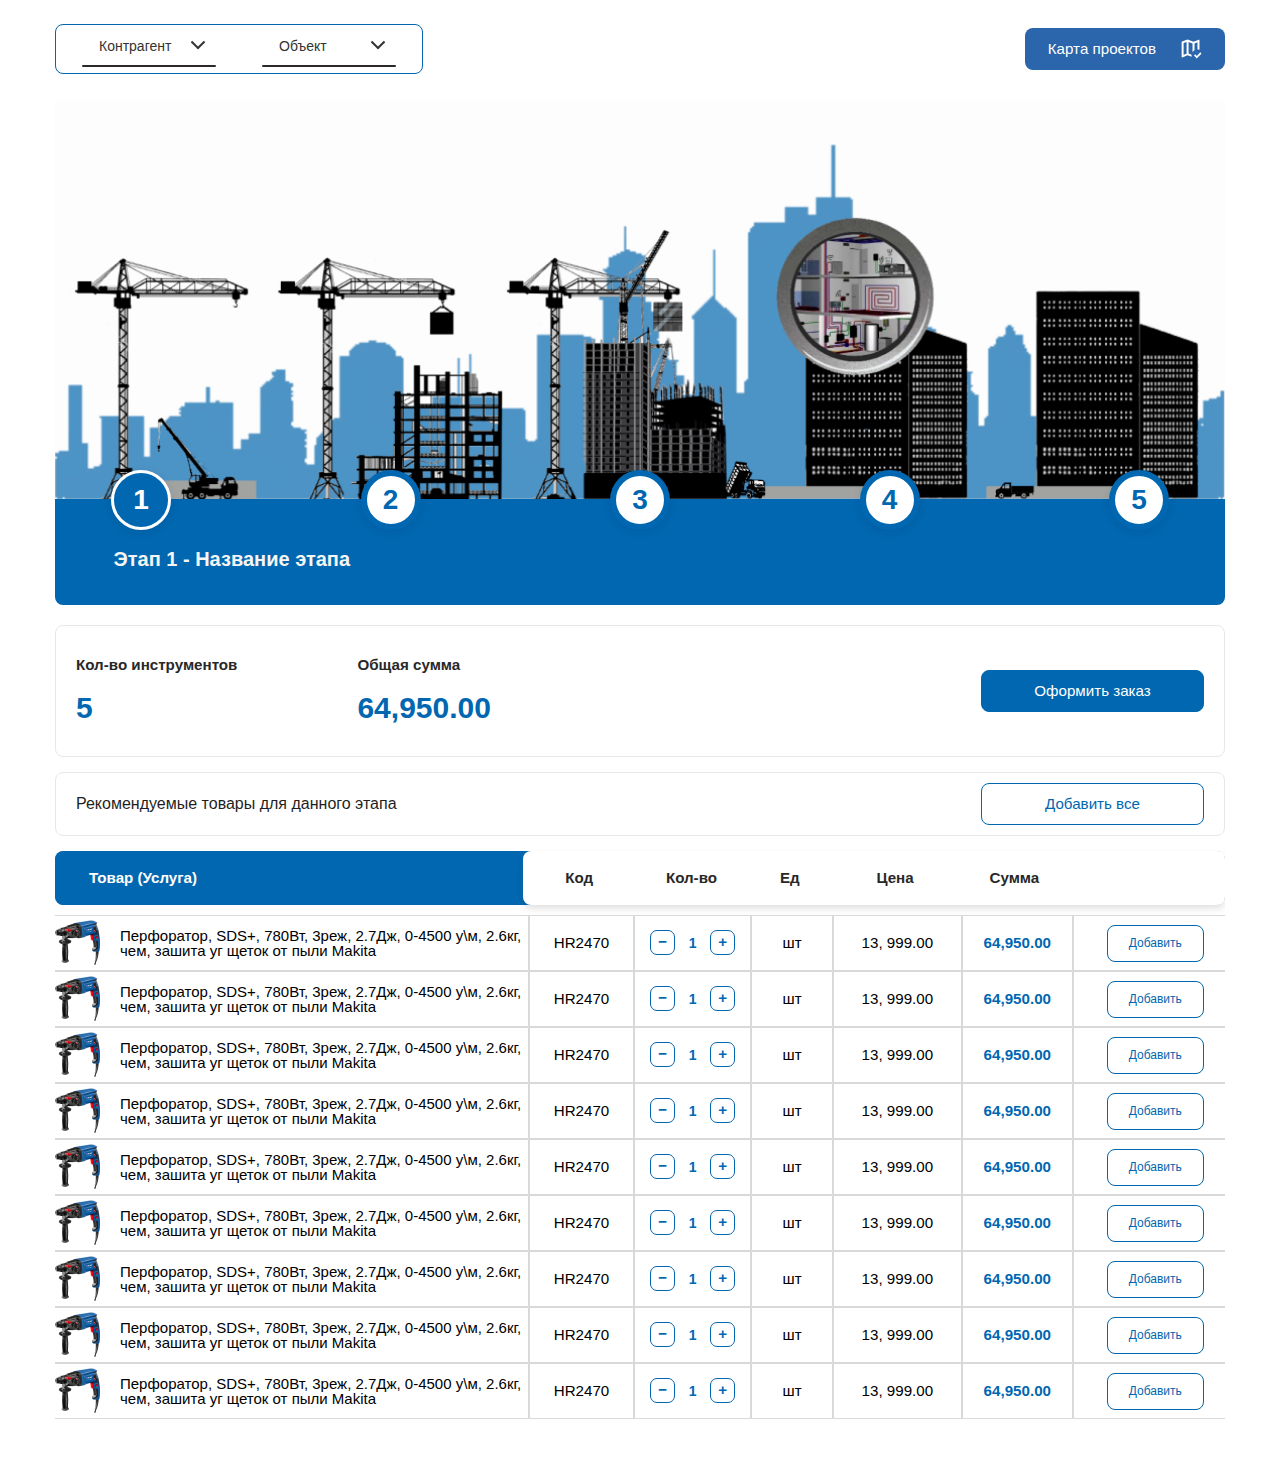
<file: propark-order.html>
<!DOCTYPE html>
<html lang="ru">

<head>
	<title>Главная</title>
	<meta charset="UTF-8">
	<meta name="format-detection" content="telephone=no">
	<!-- <style>body{opacity: 0;}</style> -->
	<link rel="stylesheet" href="css/style.min.css">
	<link rel="shortcut icon" href="favicon.ico">
	<!-- <meta name="robots" content="noindex, nofollow"> -->
	<meta name="viewport" content="width=device-width, initial-scale=1.0">
</head>

<body class="preload">
	<div class="wrapper">
		<header class="header">
			<div class="header__container">
			</div>
		</header>
		<main class="page">
			<div class="order__container">
				<form action="#" method="post" class="step-s__form" enctype="multipart/form-data">
					<div class="order__select-row">
						<div class="order__select">
							<form>
								<div class="__select" data-state="">
									<div class="__select__title"></div>
									<div class="__select__content">
										<input id="singleSelect0" class="__select__input" type="radio" name="singleSelect" checked />
										<label for="singleSelect0" tabindex="0" class="__select__label" data-value="Контрагент"></label>
										<input id="singleSelect1" class="__select__input" type="radio" name="singleSelect" />
										<label for="singleSelect1" tabindex="0" class="__select__label" data-value="текст 1"></label>
										<input id="singleSelect2" class="__select__input" type="radio" name="singleSelect" />
										<label for="singleSelect2" tabindex="0" class="__select__label" data-value="текст 2"></label>
										<input id="singleSelect3" class="__select__input" type="radio" name="singleSelect" />
										<label for="singleSelect3" tabindex="0" class="__select__label" data-value="текст 3"></label>
										<input id="singleSelect4" class="__select__input" type="radio" name="singleSelect" />
										<label for="singleSelect4" tabindex="0" class="__select__label" data-value="текст 4"></label>
									</div>
								</div>
							</form>
							<form>
								<div class="__select-1" data-state="">
									<div class="__select__title-1"></div>
									<div class="__select__content-1">
										<input id="singleSelect0.1" class="__select__input-1" type="radio" name="singleSelect-1" checked />
										<label for="singleSelect0.1" tabindex="0" class="__select__label-1" data-value="Объект"></label>
										<input id="singleSelect1.1" class="__select__input-1" type="radio" name="singleSelect-1" />
										<label for="singleSelect1.1" tabindex="0" class="__select__label-1" data-value="текст 1"></label>
										<input id="singleSelect2.1" class="__select__input-1" type="radio" name="singleSelect-1" />
										<label for="singleSelect2.1" tabindex="0" class="__select__label-1" data-value="текст 2"></label>
										<input id="singleSelect3.1" class="__select__input-1" type="radio" name="singleSelect-1" />
										<label for="singleSelect3.1" tabindex="0" class="__select__label-1" data-value="текст 3"></label>
										<input id="singleSelect4.1" class="__select__input-1" type="radio" name="singleSelect-1" />
										<label for="singleSelect4.1" tabindex="0" class="__select__label-1" data-value="текст 4"></label>
									</div>
								</div>
							</form>
						</div>
						<div class="order__gotomap">
							<a href="propark-map.html">Карта проектов</a>
						</div>
					</div>
					<div class="order__steps">
						<div class="order__img-back">
							<div class="order__steps-wrap">
								<div class="edit-company__steps-numbers step-n">
									<div class="step-n__main">
										<div class="step-n__number">
											<div class="step-n__number_circle main__text-white">
												1
											</div>
										</div>
										<div class="step-n__number">
											<div class="step-n__number_circle main__text-white">
												2
											</div>
										</div>
										<div class="step-n__number">
											<div class="step-n__number_circle main__text-white">
												3
											</div>
										</div>
										<div class="step-n__number">
											<div class="step-n__number_circle main__text-white">
												4
											</div>
										</div>
										<div class="step-n__number">
											<div class="step-n__number_circle main__text-white">
												5
											</div>
										</div>
									</div>
								</div>
							</div>
						</div>
						<div class="edit-company__steps steps-m">
							<div class="steps-m__step step-s">
								<div class="order__color-back">
									<div class="order__steps-name">Этап 1 - Название этапа</div>
								</div>
								<div class="order__info-block">
									<div class="order__info-numbers">
										<div class="order__info-quantity">
											<span>Кол-во инструментов</span>
											<p>5</p>
										</div>
										<div class="order__info-price">
											<span>Общая сумма</span>
											<p>64,950.00</p>
										</div>
									</div>
									<div class="order__info-btn">
										<a href="#popup-order" class="popup-link">Оформить заказ</a>
									</div>
								</div>
								<div class="order__recommended">
									<div class="order__recommended-text">
										Рекомендуемые товары для данного этапа
									</div>
									<button class="order__recommended-btn">Добавить все</button>
								</div>
								<div class="order__legend">
									<div class="order__prod-name">Товар (Услуга)</div>
									<div class="order__other-legend-items">
										<div class="order__legend-item kod">Код</div>
										<div class="order__legend-item quantitu">Кол-во</div>
										<div class="order__legend-item ed">Ед</div>
										<div class="order__legend-item price">Цена</div>
										<div class="order__legend-item sum">Сумма</div>
									</div>
								</div>
								<div class="order__product">
									<div class="order__product-grid">
										<div class="order__product-grid-item grid-name">
											<img src="img/drell.png" alt="" />
											<p>
												Перфоратор, SDS+, 780Вт, 3реж, 2.7Дж, 0-4500 у\м,
												2.6кг, чем, зашита уг щеток от пыли Makita
											</p>
										</div>
										<div class="order__product-grid-item grid-cod">
											<span>Код:</span>HR2470
										</div>
										<div class="order__product-grid-item grid-quant">
											<div class="person__product-quantity">
												<div class="number" data-step="1" data-min="1" data-max="999">
													<input class="number-text" type="text" name="count" value="1" />
													<a href="#" class="number-minus"><span>−</span></a>
													<a href="#" class="number-plus"><span>+</span></a>
												</div>
											</div>
										</div>
										<div class="order__product-grid-item grid-ed">
											<span>Ед.</span>
											шт
										</div>
										<div class="order__product-grid-item grid-price">
											<span>Цена:</span>
											13, 999.00
										</div>
										<div class="order__product-grid-item grid-sum">
											<span>Сумма:</span>
											64,950.00
										</div>
										<div class="order__product-grid-item grid-btn">
											<button class="order__grid-btn">Добавить</button>
										</div>
									</div>
									<div class="order__product-grid">
										<div class="order__product-grid-item grid-name">
											<img src="img/drell.png" alt="" />
											<p>
												Перфоратор, SDS+, 780Вт, 3реж, 2.7Дж, 0-4500 у\м,
												2.6кг, чем, зашита уг щеток от пыли Makita
											</p>
										</div>
										<div class="order__product-grid-item grid-cod">
											<span>Код:</span>HR2470
										</div>
										<div class="order__product-grid-item grid-quant">
											<div class="person__product-quantity">
												<div class="number" data-step="1" data-min="1" data-max="999">
													<input class="number-text" type="text" name="count" value="1" />
													<a href="#" class="number-minus"><span>−</span></a>
													<a href="#" class="number-plus"><span>+</span></a>
												</div>
											</div>
										</div>
										<div class="order__product-grid-item grid-ed">
											<span>Ед.</span>
											шт
										</div>
										<div class="order__product-grid-item grid-price">
											<span>Цена:</span>
											13, 999.00
										</div>
										<div class="order__product-grid-item grid-sum">
											<span>Сумма:</span>
											64,950.00
										</div>
										<div class="order__product-grid-item grid-btn">
											<button class="order__grid-btn">Добавить</button>
										</div>
									</div>
									<div class="order__product-grid">
										<div class="order__product-grid-item grid-name">
											<img src="img/drell.png" alt="" />
											<p>
												Перфоратор, SDS+, 780Вт, 3реж, 2.7Дж, 0-4500 у\м,
												2.6кг, чем, зашита уг щеток от пыли Makita
											</p>
										</div>
										<div class="order__product-grid-item grid-cod">
											<span>Код:</span>HR2470
										</div>
										<div class="order__product-grid-item grid-quant">
											<div class="person__product-quantity">
												<div class="number" data-step="1" data-min="1" data-max="999">
													<input class="number-text" type="text" name="count" value="1" />
													<a href="#" class="number-minus"><span>−</span></a>
													<a href="#" class="number-plus"><span>+</span></a>
												</div>
											</div>
										</div>
										<div class="order__product-grid-item grid-ed">
											<span>Ед.</span>
											шт
										</div>
										<div class="order__product-grid-item grid-price">
											<span>Цена:</span>
											13, 999.00
										</div>
										<div class="order__product-grid-item grid-sum">
											<span>Сумма:</span>
											64,950.00
										</div>
										<div class="order__product-grid-item grid-btn">
											<button class="order__grid-btn">Добавить</button>
										</div>
									</div>
									<div class="order__product-grid">
										<div class="order__product-grid-item grid-name">
											<img src="img/drell.png" alt="" />
											<p>
												Перфоратор, SDS+, 780Вт, 3реж, 2.7Дж, 0-4500 у\м,
												2.6кг, чем, зашита уг щеток от пыли Makita
											</p>
										</div>
										<div class="order__product-grid-item grid-cod">
											<span>Код:</span>HR2470
										</div>
										<div class="order__product-grid-item grid-quant">
											<div class="person__product-quantity">
												<div class="number" data-step="1" data-min="1" data-max="999">
													<input class="number-text" type="text" name="count" value="1" />
													<a href="#" class="number-minus"><span>−</span></a>
													<a href="#" class="number-plus"><span>+</span></a>
												</div>
											</div>
										</div>
										<div class="order__product-grid-item grid-ed">
											<span>Ед.</span>
											шт
										</div>
										<div class="order__product-grid-item grid-price">
											<span>Цена:</span>
											13, 999.00
										</div>
										<div class="order__product-grid-item grid-sum">
											<span>Сумма:</span>
											64,950.00
										</div>
										<div class="order__product-grid-item grid-btn">
											<button class="order__grid-btn">Добавить</button>
										</div>
									</div>
									<div class="order__product-grid">
										<div class="order__product-grid-item grid-name">
											<img src="img/drell.png" alt="" />
											<p>
												Перфоратор, SDS+, 780Вт, 3реж, 2.7Дж, 0-4500 у\м,
												2.6кг, чем, зашита уг щеток от пыли Makita
											</p>
										</div>
										<div class="order__product-grid-item grid-cod">
											<span>Код:</span>HR2470
										</div>
										<div class="order__product-grid-item grid-quant">
											<div class="person__product-quantity">
												<div class="number" data-step="1" data-min="1" data-max="999">
													<input class="number-text" type="text" name="count" value="1" />
													<a href="#" class="number-minus"><span>−</span></a>
													<a href="#" class="number-plus"><span>+</span></a>
												</div>
											</div>
										</div>
										<div class="order__product-grid-item grid-ed">
											<span>Ед.</span>
											шт
										</div>
										<div class="order__product-grid-item grid-price">
											<span>Цена:</span>
											13, 999.00
										</div>
										<div class="order__product-grid-item grid-sum">
											<span>Сумма:</span>
											64,950.00
										</div>
										<div class="order__product-grid-item grid-btn">
											<button class="order__grid-btn">Добавить</button>
										</div>
									</div>
									<div class="order__product-grid">
										<div class="order__product-grid-item grid-name">
											<img src="img/drell.png" alt="" />
											<p>
												Перфоратор, SDS+, 780Вт, 3реж, 2.7Дж, 0-4500 у\м,
												2.6кг, чем, зашита уг щеток от пыли Makita
											</p>
										</div>
										<div class="order__product-grid-item grid-cod">
											<span>Код:</span>HR2470
										</div>
										<div class="order__product-grid-item grid-quant">
											<div class="person__product-quantity">
												<div class="number" data-step="1" data-min="1" data-max="999">
													<input class="number-text" type="text" name="count" value="1" />
													<a href="#" class="number-minus"><span>−</span></a>
													<a href="#" class="number-plus"><span>+</span></a>
												</div>
											</div>
										</div>
										<div class="order__product-grid-item grid-ed">
											<span>Ед.</span>
											шт
										</div>
										<div class="order__product-grid-item grid-price">
											<span>Цена:</span>
											13, 999.00
										</div>
										<div class="order__product-grid-item grid-sum">
											<span>Сумма:</span>
											64,950.00
										</div>
										<div class="order__product-grid-item grid-btn">
											<button class="order__grid-btn">Добавить</button>
										</div>
									</div>
									<div class="order__product-grid">
										<div class="order__product-grid-item grid-name">
											<img src="img/drell.png" alt="" />
											<p>
												Перфоратор, SDS+, 780Вт, 3реж, 2.7Дж, 0-4500 у\м,
												2.6кг, чем, зашита уг щеток от пыли Makita
											</p>
										</div>
										<div class="order__product-grid-item grid-cod">
											<span>Код:</span>HR2470
										</div>
										<div class="order__product-grid-item grid-quant">
											<div class="person__product-quantity">
												<div class="number" data-step="1" data-min="1" data-max="999">
													<input class="number-text" type="text" name="count" value="1" />
													<a href="#" class="number-minus"><span>−</span></a>
													<a href="#" class="number-plus"><span>+</span></a>
												</div>
											</div>
										</div>
										<div class="order__product-grid-item grid-ed">
											<span>Ед.</span>
											шт
										</div>
										<div class="order__product-grid-item grid-price">
											<span>Цена:</span>
											13, 999.00
										</div>
										<div class="order__product-grid-item grid-sum">
											<span>Сумма:</span>
											64,950.00
										</div>
										<div class="order__product-grid-item grid-btn">
											<button class="order__grid-btn">Добавить</button>
										</div>
									</div>
									<div class="order__product-grid">
										<div class="order__product-grid-item grid-name">
											<img src="img/drell.png" alt="" />
											<p>
												Перфоратор, SDS+, 780Вт, 3реж, 2.7Дж, 0-4500 у\м,
												2.6кг, чем, зашита уг щеток от пыли Makita
											</p>
										</div>
										<div class="order__product-grid-item grid-cod">
											<span>Код:</span>HR2470
										</div>
										<div class="order__product-grid-item grid-quant">
											<div class="person__product-quantity">
												<div class="number" data-step="1" data-min="1" data-max="999">
													<input class="number-text" type="text" name="count" value="1" />
													<a href="#" class="number-minus"><span>−</span></a>
													<a href="#" class="number-plus"><span>+</span></a>
												</div>
											</div>
										</div>
										<div class="order__product-grid-item grid-ed">
											<span>Ед.</span>
											шт
										</div>
										<div class="order__product-grid-item grid-price">
											<span>Цена:</span>
											13, 999.00
										</div>
										<div class="order__product-grid-item grid-sum">
											<span>Сумма:</span>
											64,950.00
										</div>
										<div class="order__product-grid-item grid-btn">
											<button class="order__grid-btn">Добавить</button>
										</div>
									</div>
									<div class="order__product-grid">
										<div class="order__product-grid-item grid-name">
											<img src="img/drell.png" alt="" />
											<p>
												Перфоратор, SDS+, 780Вт, 3реж, 2.7Дж, 0-4500 у\м,
												2.6кг, чем, зашита уг щеток от пыли Makita
											</p>
										</div>
										<div class="order__product-grid-item grid-cod">
											<span>Код:</span>HR2470
										</div>
										<div class="order__product-grid-item grid-quant">
											<div class="person__product-quantity">
												<div class="number" data-step="1" data-min="1" data-max="999">
													<input class="number-text" type="text" name="count" value="1" />
													<a href="#" class="number-minus"><span>−</span></a>
													<a href="#" class="number-plus"><span>+</span></a>
												</div>
											</div>
										</div>
										<div class="order__product-grid-item grid-ed">
											<span>Ед.</span>
											шт
										</div>
										<div class="order__product-grid-item grid-price">
											<span>Цена:</span>
											13, 999.00
										</div>
										<div class="order__product-grid-item grid-sum">
											<span>Сумма:</span>
											64,950.00
										</div>
										<div class="order__product-grid-item grid-btn">
											<button class="order__grid-btn">Добавить</button>
										</div>
									</div>
									<div class="order__product-grid">
										<div class="order__product-grid-item grid-name">
											<img src="img/drell.png" alt="" />
											<p>
												Перфоратор, SDS+, 780Вт, 3реж, 2.7Дж, 0-4500 у\м,
												2.6кг, чем, зашита уг щеток от пыли Makita
											</p>
										</div>
										<div class="order__product-grid-item grid-cod">
											<span>Код:</span>HR2470
										</div>
										<div class="order__product-grid-item grid-quant">
											<div class="person__product-quantity">
												<div class="number" data-step="1" data-min="1" data-max="999">
													<input class="number-text" type="text" name="count" value="1" />
													<a href="#" class="number-minus"><span>−</span></a>
													<a href="#" class="number-plus"><span>+</span></a>
												</div>
											</div>
										</div>
										<div class="order__product-grid-item grid-ed">
											<span>Ед.</span>
											шт
										</div>
										<div class="order__product-grid-item grid-price">
											<span>Цена:</span>
											13, 999.00
										</div>
										<div class="order__product-grid-item grid-sum">
											<span>Сумма:</span>
											64,950.00
										</div>
										<div class="order__product-grid-item grid-btn">
											<button class="order__grid-btn">Добавить</button>
										</div>
									</div>
									<div class="order__product-grid">
										<div class="order__product-grid-item grid-name">
											<img src="img/drell.png" alt="" />
											<p>
												Перфоратор, SDS+, 780Вт, 3реж, 2.7Дж, 0-4500 у\м,
												2.6кг, чем, зашита уг щеток от пыли Makita
											</p>
										</div>
										<div class="order__product-grid-item grid-cod">
											<span>Код:</span>HR2470
										</div>
										<div class="order__product-grid-item grid-quant">
											<div class="person__product-quantity">
												<div class="number" data-step="1" data-min="1" data-max="999">
													<input class="number-text" type="text" name="count" value="1" />
													<a href="#" class="number-minus"><span>−</span></a>
													<a href="#" class="number-plus"><span>+</span></a>
												</div>
											</div>
										</div>
										<div class="order__product-grid-item grid-ed">
											<span>Ед.</span>
											шт
										</div>
										<div class="order__product-grid-item grid-price">
											<span>Цена:</span>
											13, 999.00
										</div>
										<div class="order__product-grid-item grid-sum">
											<span>Сумма:</span>
											64,950.00
										</div>
										<div class="order__product-grid-item grid-btn">
											<button class="order__grid-btn">Добавить</button>
										</div>
									</div>
									<div class="order__product-grid">
										<div class="order__product-grid-item grid-name">
											<img src="img/drell.png" alt="" />
											<p>
												Перфоратор, SDS+, 780Вт, 3реж, 2.7Дж, 0-4500 у\м,
												2.6кг, чем, зашита уг щеток от пыли Makita
											</p>
										</div>
										<div class="order__product-grid-item grid-cod">
											<span>Код:</span>HR2470
										</div>
										<div class="order__product-grid-item grid-quant">
											<div class="person__product-quantity">
												<div class="number" data-step="1" data-min="1" data-max="999">
													<input class="number-text" type="text" name="count" value="1" />
													<a href="#" class="number-minus"><span>−</span></a>
													<a href="#" class="number-plus"><span>+</span></a>
												</div>
											</div>
										</div>
										<div class="order__product-grid-item grid-ed">
											<span>Ед.</span>
											шт
										</div>
										<div class="order__product-grid-item grid-price">
											<span>Цена:</span>
											13, 999.00
										</div>
										<div class="order__product-grid-item grid-sum">
											<span>Сумма:</span>
											64,950.00
										</div>
										<div class="order__product-grid-item grid-btn">
											<button class="order__grid-btn">Добавить</button>
										</div>
									</div>
									<div class="order__product-grid">
										<div class="order__product-grid-item grid-name">
											<img src="img/drell.png" alt="" />
											<p>
												Перфоратор, SDS+, 780Вт, 3реж, 2.7Дж, 0-4500 у\м,
												2.6кг, чем, зашита уг щеток от пыли Makita
											</p>
										</div>
										<div class="order__product-grid-item grid-cod">
											<span>Код:</span>HR2470
										</div>
										<div class="order__product-grid-item grid-quant">
											<div class="person__product-quantity">
												<div class="number" data-step="1" data-min="1" data-max="999">
													<input class="number-text" type="text" name="count" value="1" />
													<a href="#" class="number-minus"><span>−</span></a>
													<a href="#" class="number-plus"><span>+</span></a>
												</div>
											</div>
										</div>
										<div class="order__product-grid-item grid-ed">
											<span>Ед.</span>
											шт
										</div>
										<div class="order__product-grid-item grid-price">
											<span>Цена:</span>
											13, 999.00
										</div>
										<div class="order__product-grid-item grid-sum">
											<span>Сумма:</span>
											64,950.00
										</div>
										<div class="order__product-grid-item grid-btn">
											<button class="order__grid-btn">Добавить</button>
										</div>
									</div>
									<div class="order__product-grid">
										<div class="order__product-grid-item grid-name">
											<img src="img/drell.png" alt="" />
											<p>
												Перфоратор, SDS+, 780Вт, 3реж, 2.7Дж, 0-4500 у\м,
												2.6кг, чем, зашита уг щеток от пыли Makita
											</p>
										</div>
										<div class="order__product-grid-item grid-cod">
											<span>Код:</span>HR2470
										</div>
										<div class="order__product-grid-item grid-quant">
											<div class="person__product-quantity">
												<div class="number" data-step="1" data-min="1" data-max="999">
													<input class="number-text" type="text" name="count" value="1" />
													<a href="#" class="number-minus"><span>−</span></a>
													<a href="#" class="number-plus"><span>+</span></a>
												</div>
											</div>
										</div>
										<div class="order__product-grid-item grid-ed">
											<span>Ед.</span>
											шт
										</div>
										<div class="order__product-grid-item grid-price">
											<span>Цена:</span>
											13, 999.00
										</div>
										<div class="order__product-grid-item grid-sum">
											<span>Сумма:</span>
											64,950.00
										</div>
										<div class="order__product-grid-item grid-btn">
											<button class="order__grid-btn">Добавить</button>
										</div>
									</div>
									<div class="order__product-grid">
										<div class="order__product-grid-item grid-name">
											<img src="img/drell.png" alt="" />
											<p>
												Перфоратор, SDS+, 780Вт, 3реж, 2.7Дж, 0-4500 у\м,
												2.6кг, чем, зашита уг щеток от пыли Makita
											</p>
										</div>
										<div class="order__product-grid-item grid-cod">
											<span>Код:</span>HR2470
										</div>
										<div class="order__product-grid-item grid-quant">
											<div class="person__product-quantity">
												<div class="number" data-step="1" data-min="1" data-max="999">
													<input class="number-text" type="text" name="count" value="1" />
													<a href="#" class="number-minus"><span>−</span></a>
													<a href="#" class="number-plus"><span>+</span></a>
												</div>
											</div>
										</div>
										<div class="order__product-grid-item grid-ed">
											<span>Ед.</span>
											шт
										</div>
										<div class="order__product-grid-item grid-price">
											<span>Цена:</span>
											13, 999.00
										</div>
										<div class="order__product-grid-item grid-sum">
											<span>Сумма:</span>
											64,950.00
										</div>
										<div class="order__product-grid-item grid-btn">
											<button class="order__grid-btn">Добавить</button>
										</div>
									</div>
									<div class="order__product-grid">
										<div class="order__product-grid-item grid-name">
											<img src="img/drell.png" alt="" />
											<p>
												Перфоратор, SDS+, 780Вт, 3реж, 2.7Дж, 0-4500 у\м,
												2.6кг, чем, зашита уг щеток от пыли Makita
											</p>
										</div>
										<div class="order__product-grid-item grid-cod">
											<span>Код:</span>HR2470
										</div>
										<div class="order__product-grid-item grid-quant">
											<div class="person__product-quantity">
												<div class="number" data-step="1" data-min="1" data-max="999">
													<input class="number-text" type="text" name="count" value="1" />
													<a href="#" class="number-minus"><span>−</span></a>
													<a href="#" class="number-plus"><span>+</span></a>
												</div>
											</div>
										</div>
										<div class="order__product-grid-item grid-ed">
											<span>Ед.</span>
											шт
										</div>
										<div class="order__product-grid-item grid-price">
											<span>Цена:</span>
											13, 999.00
										</div>
										<div class="order__product-grid-item grid-sum">
											<span>Сумма:</span>
											64,950.00
										</div>
										<div class="order__product-grid-item grid-btn">
											<button class="order__grid-btn">Добавить</button>
										</div>
									</div>
									<div class="order__product-grid">
										<div class="order__product-grid-item grid-name">
											<img src="img/drell.png" alt="" />
											<p>
												Перфоратор, SDS+, 780Вт, 3реж, 2.7Дж, 0-4500 у\м,
												2.6кг, чем, зашита уг щеток от пыли Makita
											</p>
										</div>
										<div class="order__product-grid-item grid-cod">
											<span>Код:</span>HR2470
										</div>
										<div class="order__product-grid-item grid-quant">
											<div class="person__product-quantity">
												<div class="number" data-step="1" data-min="1" data-max="999">
													<input class="number-text" type="text" name="count" value="1" />
													<a href="#" class="number-minus"><span>−</span></a>
													<a href="#" class="number-plus"><span>+</span></a>
												</div>
											</div>
										</div>
										<div class="order__product-grid-item grid-ed">
											<span>Ед.</span>
											шт
										</div>
										<div class="order__product-grid-item grid-price">
											<span>Цена:</span>
											13, 999.00
										</div>
										<div class="order__product-grid-item grid-sum">
											<span>Сумма:</span>
											64,950.00
										</div>
										<div class="order__product-grid-item grid-btn">
											<button class="order__grid-btn">Добавить</button>
										</div>
									</div>
									<div class="order__product-grid">
										<div class="order__product-grid-item grid-name">
											<img src="img/drell.png" alt="" />
											<p>
												Перфоратор, SDS+, 780Вт, 3реж, 2.7Дж, 0-4500 у\м,
												2.6кг, чем, зашита уг щеток от пыли Makita
											</p>
										</div>
										<div class="order__product-grid-item grid-cod">
											<span>Код:</span>HR2470
										</div>
										<div class="order__product-grid-item grid-quant">
											<div class="person__product-quantity">
												<div class="number" data-step="1" data-min="1" data-max="999">
													<input class="number-text" type="text" name="count" value="1" />
													<a href="#" class="number-minus"><span>−</span></a>
													<a href="#" class="number-plus"><span>+</span></a>
												</div>
											</div>
										</div>
										<div class="order__product-grid-item grid-ed">
											<span>Ед.</span>
											шт
										</div>
										<div class="order__product-grid-item grid-price">
											<span>Цена:</span>
											13, 999.00
										</div>
										<div class="order__product-grid-item grid-sum">
											<span>Сумма:</span>
											64,950.00
										</div>
										<div class="order__product-grid-item grid-btn">
											<button class="order__grid-btn">Добавить</button>
										</div>
									</div>
								</div>
							</div>

							<div class="steps-m__step step-s">
								<div class="order__color-back">
									<div class="order__steps-name">Этап 2 - Название этапа</div>
								</div>
								<div class="order__info-block">
									<div class="order__info-numbers">
										<div class="order__info-quantity">
											<span>Кол-во инструментов</span>
											<p>5</p>
										</div>
										<div class="order__info-price">
											<span>Общая сумма</span>
											<p>64,950.00</p>
										</div>
									</div>
									<div class="order__info-btn">
										<a href="#popup-order" class="popup-link">Оформить заказ</a>
									</div>
								</div>
								<div class="order__recommended">
									<div class="order__recommended-text">
										Рекомендуемые товары для данного этапа
									</div>
									<button class="order__recommended-btn">Добавить все</button>
								</div>
								<div class="order__legend">
									<div class="order__prod-name">Товар (Услуга)</div>
									<div class="order__other-legend-items">
										<div class="order__legend-item kod">Код</div>
										<div class="order__legend-item quantitu">Кол-во</div>
										<div class="order__legend-item ed">Ед</div>
										<div class="order__legend-item price">Цена</div>
										<div class="order__legend-item sum">Сумма</div>
									</div>
								</div>
								<div class="order__product">
									<div class="order__product-grid">
										<div class="order__product-grid-item grid-name">
											<img src="img/drell.png" alt="" />
											<p>
												Перфоратор, SDS+, 780Вт, 3реж, 2.7Дж, 0-4500 у\м,
												2.6кг, чем, зашита уг щеток от пыли Makita
											</p>
										</div>
										<div class="order__product-grid-item grid-cod">
											<span>Код:</span>HR2470
										</div>
										<div class="order__product-grid-item grid-quant">
											<div class="person__product-quantity">
												<div class="number" data-step="1" data-min="1" data-max="999">
													<input class="number-text" type="text" name="count" value="1" />
													<a href="#" class="number-minus"><span>−</span></a>
													<a href="#" class="number-plus"><span>+</span></a>
												</div>
											</div>
										</div>
										<div class="order__product-grid-item grid-ed">
											<span>Ед.</span>
											шт
										</div>
										<div class="order__product-grid-item grid-price">
											<span>Цена:</span>
											13, 999.00
										</div>
										<div class="order__product-grid-item grid-sum">
											<span>Сумма:</span>
											64,950.00
										</div>
										<div class="order__product-grid-item grid-btn">
											<button class="order__grid-btn">Добавить</button>
										</div>
									</div>
									<div class="order__product-grid">
										<div class="order__product-grid-item grid-name">
											<img src="img/drell.png" alt="" />
											<p>
												Перфоратор, SDS+, 780Вт, 3реж, 2.7Дж, 0-4500 у\м,
												2.6кг, чем, зашита уг щеток от пыли Makita
											</p>
										</div>
										<div class="order__product-grid-item grid-cod">
											<span>Код:</span>HR2470
										</div>
										<div class="order__product-grid-item grid-quant">
											<div class="person__product-quantity">
												<div class="number" data-step="1" data-min="1" data-max="999">
													<input class="number-text" type="text" name="count" value="1" />
													<a href="#" class="number-minus"><span>−</span></a>
													<a href="#" class="number-plus"><span>+</span></a>
												</div>
											</div>
										</div>
										<div class="order__product-grid-item grid-ed">
											<span>Ед.</span>
											шт
										</div>
										<div class="order__product-grid-item grid-price">
											<span>Цена:</span>
											13, 999.00
										</div>
										<div class="order__product-grid-item grid-sum">
											<span>Сумма:</span>
											64,950.00
										</div>
										<div class="order__product-grid-item grid-btn">
											<button class="order__grid-btn">Добавить</button>
										</div>
									</div>
									<div class="order__product-grid">
										<div class="order__product-grid-item grid-name">
											<img src="img/drell.png" alt="" />
											<p>
												Перфоратор, SDS+, 780Вт, 3реж, 2.7Дж, 0-4500 у\м,
												2.6кг, чем, зашита уг щеток от пыли Makita
											</p>
										</div>
										<div class="order__product-grid-item grid-cod">
											<span>Код:</span>HR2470
										</div>
										<div class="order__product-grid-item grid-quant">
											<div class="person__product-quantity">
												<div class="number" data-step="1" data-min="1" data-max="999">
													<input class="number-text" type="text" name="count" value="1" />
													<a href="#" class="number-minus"><span>−</span></a>
													<a href="#" class="number-plus"><span>+</span></a>
												</div>
											</div>
										</div>
										<div class="order__product-grid-item grid-ed">
											<span>Ед.</span>
											шт
										</div>
										<div class="order__product-grid-item grid-price">
											<span>Цена:</span>
											13, 999.00
										</div>
										<div class="order__product-grid-item grid-sum">
											<span>Сумма:</span>
											64,950.00
										</div>
										<div class="order__product-grid-item grid-btn">
											<button class="order__grid-btn">Добавить</button>
										</div>
									</div>
									<div class="order__product-grid">
										<div class="order__product-grid-item grid-name">
											<img src="img/drell.png" alt="" />
											<p>
												Перфоратор, SDS+, 780Вт, 3реж, 2.7Дж, 0-4500 у\м,
												2.6кг, чем, зашита уг щеток от пыли Makita
											</p>
										</div>
										<div class="order__product-grid-item grid-cod">
											<span>Код:</span>HR2470
										</div>
										<div class="order__product-grid-item grid-quant">
											<div class="person__product-quantity">
												<div class="number" data-step="1" data-min="1" data-max="999">
													<input class="number-text" type="text" name="count" value="1" />
													<a href="#" class="number-minus"><span>−</span></a>
													<a href="#" class="number-plus"><span>+</span></a>
												</div>
											</div>
										</div>
										<div class="order__product-grid-item grid-ed">
											<span>Ед.</span>
											шт
										</div>
										<div class="order__product-grid-item grid-price">
											<span>Цена:</span>
											13, 999.00
										</div>
										<div class="order__product-grid-item grid-sum">
											<span>Сумма:</span>
											64,950.00
										</div>
										<div class="order__product-grid-item grid-btn">
											<button class="order__grid-btn">Добавить</button>
										</div>
									</div>
									<div class="order__product-grid">
										<div class="order__product-grid-item grid-name">
											<img src="img/drell.png" alt="" />
											<p>
												Перфоратор, SDS+, 780Вт, 3реж, 2.7Дж, 0-4500 у\м,
												2.6кг, чем, зашита уг щеток от пыли Makita
											</p>
										</div>
										<div class="order__product-grid-item grid-cod">
											<span>Код:</span>HR2470
										</div>
										<div class="order__product-grid-item grid-quant">
											<div class="person__product-quantity">
												<div class="number" data-step="1" data-min="1" data-max="999">
													<input class="number-text" type="text" name="count" value="1" />
													<a href="#" class="number-minus"><span>−</span></a>
													<a href="#" class="number-plus"><span>+</span></a>
												</div>
											</div>
										</div>
										<div class="order__product-grid-item grid-ed">
											<span>Ед.</span>
											шт
										</div>
										<div class="order__product-grid-item grid-price">
											<span>Цена:</span>
											13, 999.00
										</div>
										<div class="order__product-grid-item grid-sum">
											<span>Сумма:</span>
											64,950.00
										</div>
										<div class="order__product-grid-item grid-btn">
											<button class="order__grid-btn">Добавить</button>
										</div>
									</div>
									<div class="order__product-grid">
										<div class="order__product-grid-item grid-name">
											<img src="img/drell.png" alt="" />
											<p>
												Перфоратор, SDS+, 780Вт, 3реж, 2.7Дж, 0-4500 у\м,
												2.6кг, чем, зашита уг щеток от пыли Makita
											</p>
										</div>
										<div class="order__product-grid-item grid-cod">
											<span>Код:</span>HR2470
										</div>
										<div class="order__product-grid-item grid-quant">
											<div class="person__product-quantity">
												<div class="number" data-step="1" data-min="1" data-max="999">
													<input class="number-text" type="text" name="count" value="1" />
													<a href="#" class="number-minus"><span>−</span></a>
													<a href="#" class="number-plus"><span>+</span></a>
												</div>
											</div>
										</div>
										<div class="order__product-grid-item grid-ed">
											<span>Ед.</span>
											шт
										</div>
										<div class="order__product-grid-item grid-price">
											<span>Цена:</span>
											13, 999.00
										</div>
										<div class="order__product-grid-item grid-sum">
											<span>Сумма:</span>
											64,950.00
										</div>
										<div class="order__product-grid-item grid-btn">
											<button class="order__grid-btn">Добавить</button>
										</div>
									</div>
									<div class="order__product-grid">
										<div class="order__product-grid-item grid-name">
											<img src="img/drell.png" alt="" />
											<p>
												Перфоратор, SDS+, 780Вт, 3реж, 2.7Дж, 0-4500 у\м,
												2.6кг, чем, зашита уг щеток от пыли Makita
											</p>
										</div>
										<div class="order__product-grid-item grid-cod">
											<span>Код:</span>HR2470
										</div>
										<div class="order__product-grid-item grid-quant">
											<div class="person__product-quantity">
												<div class="number" data-step="1" data-min="1" data-max="999">
													<input class="number-text" type="text" name="count" value="1" />
													<a href="#" class="number-minus"><span>−</span></a>
													<a href="#" class="number-plus"><span>+</span></a>
												</div>
											</div>
										</div>
										<div class="order__product-grid-item grid-ed">
											<span>Ед.</span>
											шт
										</div>
										<div class="order__product-grid-item grid-price">
											<span>Цена:</span>
											13, 999.00
										</div>
										<div class="order__product-grid-item grid-sum">
											<span>Сумма:</span>
											64,950.00
										</div>
										<div class="order__product-grid-item grid-btn">
											<button class="order__grid-btn">Добавить</button>
										</div>
									</div>
									<div class="order__product-grid">
										<div class="order__product-grid-item grid-name">
											<img src="img/drell.png" alt="" />
											<p>
												Перфоратор, SDS+, 780Вт, 3реж, 2.7Дж, 0-4500 у\м,
												2.6кг, чем, зашита уг щеток от пыли Makita
											</p>
										</div>
										<div class="order__product-grid-item grid-cod">
											<span>Код:</span>HR2470
										</div>
										<div class="order__product-grid-item grid-quant">
											<div class="person__product-quantity">
												<div class="number" data-step="1" data-min="1" data-max="999">
													<input class="number-text" type="text" name="count" value="1" />
													<a href="#" class="number-minus"><span>−</span></a>
													<a href="#" class="number-plus"><span>+</span></a>
												</div>
											</div>
										</div>
										<div class="order__product-grid-item grid-ed">
											<span>Ед.</span>
											шт
										</div>
										<div class="order__product-grid-item grid-price">
											<span>Цена:</span>
											13, 999.00
										</div>
										<div class="order__product-grid-item grid-sum">
											<span>Сумма:</span>
											64,950.00
										</div>
										<div class="order__product-grid-item grid-btn">
											<button class="order__grid-btn">Добавить</button>
										</div>
									</div>
									<div class="order__product-grid">
										<div class="order__product-grid-item grid-name">
											<img src="img/drell.png" alt="" />
											<p>
												Перфоратор, SDS+, 780Вт, 3реж, 2.7Дж, 0-4500 у\м,
												2.6кг, чем, зашита уг щеток от пыли Makita
											</p>
										</div>
										<div class="order__product-grid-item grid-cod">
											<span>Код:</span>HR2470
										</div>
										<div class="order__product-grid-item grid-quant">
											<div class="person__product-quantity">
												<div class="number" data-step="1" data-min="1" data-max="999">
													<input class="number-text" type="text" name="count" value="1" />
													<a href="#" class="number-minus"><span>−</span></a>
													<a href="#" class="number-plus"><span>+</span></a>
												</div>
											</div>
										</div>
										<div class="order__product-grid-item grid-ed">
											<span>Ед.</span>
											шт
										</div>
										<div class="order__product-grid-item grid-price">
											<span>Цена:</span>
											13, 999.00
										</div>
										<div class="order__product-grid-item grid-sum">
											<span>Сумма:</span>
											64,950.00
										</div>
										<div class="order__product-grid-item grid-btn">
											<button class="order__grid-btn">Добавить</button>
										</div>
									</div>
									<div class="order__product-grid">
										<div class="order__product-grid-item grid-name">
											<img src="img/drell.png" alt="" />
											<p>
												Перфоратор, SDS+, 780Вт, 3реж, 2.7Дж, 0-4500 у\м,
												2.6кг, чем, зашита уг щеток от пыли Makita
											</p>
										</div>
										<div class="order__product-grid-item grid-cod">
											<span>Код:</span>HR2470
										</div>
										<div class="order__product-grid-item grid-quant">
											<div class="person__product-quantity">
												<div class="number" data-step="1" data-min="1" data-max="999">
													<input class="number-text" type="text" name="count" value="1" />
													<a href="#" class="number-minus"><span>−</span></a>
													<a href="#" class="number-plus"><span>+</span></a>
												</div>
											</div>
										</div>
										<div class="order__product-grid-item grid-ed">
											<span>Ед.</span>
											шт
										</div>
										<div class="order__product-grid-item grid-price">
											<span>Цена:</span>
											13, 999.00
										</div>
										<div class="order__product-grid-item grid-sum">
											<span>Сумма:</span>
											64,950.00
										</div>
										<div class="order__product-grid-item grid-btn">
											<button class="order__grid-btn">Добавить</button>
										</div>
									</div>
									<div class="order__product-grid">
										<div class="order__product-grid-item grid-name">
											<img src="img/drell.png" alt="" />
											<p>
												Перфоратор, SDS+, 780Вт, 3реж, 2.7Дж, 0-4500 у\м,
												2.6кг, чем, зашита уг щеток от пыли Makita
											</p>
										</div>
										<div class="order__product-grid-item grid-cod">
											<span>Код:</span>HR2470
										</div>
										<div class="order__product-grid-item grid-quant">
											<div class="person__product-quantity">
												<div class="number" data-step="1" data-min="1" data-max="999">
													<input class="number-text" type="text" name="count" value="1" />
													<a href="#" class="number-minus"><span>−</span></a>
													<a href="#" class="number-plus"><span>+</span></a>
												</div>
											</div>
										</div>
										<div class="order__product-grid-item grid-ed">
											<span>Ед.</span>
											шт
										</div>
										<div class="order__product-grid-item grid-price">
											<span>Цена:</span>
											13, 999.00
										</div>
										<div class="order__product-grid-item grid-sum">
											<span>Сумма:</span>
											64,950.00
										</div>
										<div class="order__product-grid-item grid-btn">
											<button class="order__grid-btn">Добавить</button>
										</div>
									</div>
									<div class="order__product-grid">
										<div class="order__product-grid-item grid-name">
											<img src="img/drell.png" alt="" />
											<p>
												Перфоратор, SDS+, 780Вт, 3реж, 2.7Дж, 0-4500 у\м,
												2.6кг, чем, зашита уг щеток от пыли Makita
											</p>
										</div>
										<div class="order__product-grid-item grid-cod">
											<span>Код:</span>HR2470
										</div>
										<div class="order__product-grid-item grid-quant">
											<div class="person__product-quantity">
												<div class="number" data-step="1" data-min="1" data-max="999">
													<input class="number-text" type="text" name="count" value="1" />
													<a href="#" class="number-minus"><span>−</span></a>
													<a href="#" class="number-plus"><span>+</span></a>
												</div>
											</div>
										</div>
										<div class="order__product-grid-item grid-ed">
											<span>Ед.</span>
											шт
										</div>
										<div class="order__product-grid-item grid-price">
											<span>Цена:</span>
											13, 999.00
										</div>
										<div class="order__product-grid-item grid-sum">
											<span>Сумма:</span>
											64,950.00
										</div>
										<div class="order__product-grid-item grid-btn">
											<button class="order__grid-btn">Добавить</button>
										</div>
									</div>
									<div class="order__product-grid">
										<div class="order__product-grid-item grid-name">
											<img src="img/drell.png" alt="" />
											<p>
												Перфоратор, SDS+, 780Вт, 3реж, 2.7Дж, 0-4500 у\м,
												2.6кг, чем, зашита уг щеток от пыли Makita
											</p>
										</div>
										<div class="order__product-grid-item grid-cod">
											<span>Код:</span>HR2470
										</div>
										<div class="order__product-grid-item grid-quant">
											<div class="person__product-quantity">
												<div class="number" data-step="1" data-min="1" data-max="999">
													<input class="number-text" type="text" name="count" value="1" />
													<a href="#" class="number-minus"><span>−</span></a>
													<a href="#" class="number-plus"><span>+</span></a>
												</div>
											</div>
										</div>
										<div class="order__product-grid-item grid-ed">
											<span>Ед.</span>
											шт
										</div>
										<div class="order__product-grid-item grid-price">
											<span>Цена:</span>
											13, 999.00
										</div>
										<div class="order__product-grid-item grid-sum">
											<span>Сумма:</span>
											64,950.00
										</div>
										<div class="order__product-grid-item grid-btn">
											<button class="order__grid-btn">Добавить</button>
										</div>
									</div>
									<div class="order__product-grid">
										<div class="order__product-grid-item grid-name">
											<img src="img/drell.png" alt="" />
											<p>
												Перфоратор, SDS+, 780Вт, 3реж, 2.7Дж, 0-4500 у\м,
												2.6кг, чем, зашита уг щеток от пыли Makita
											</p>
										</div>
										<div class="order__product-grid-item grid-cod">
											<span>Код:</span>HR2470
										</div>
										<div class="order__product-grid-item grid-quant">
											<div class="person__product-quantity">
												<div class="number" data-step="1" data-min="1" data-max="999">
													<input class="number-text" type="text" name="count" value="1" />
													<a href="#" class="number-minus"><span>−</span></a>
													<a href="#" class="number-plus"><span>+</span></a>
												</div>
											</div>
										</div>
										<div class="order__product-grid-item grid-ed">
											<span>Ед.</span>
											шт
										</div>
										<div class="order__product-grid-item grid-price">
											<span>Цена:</span>
											13, 999.00
										</div>
										<div class="order__product-grid-item grid-sum">
											<span>Сумма:</span>
											64,950.00
										</div>
										<div class="order__product-grid-item grid-btn">
											<button class="order__grid-btn">Добавить</button>
										</div>
									</div>
									<div class="order__product-grid">
										<div class="order__product-grid-item grid-name">
											<img src="img/drell.png" alt="" />
											<p>
												Перфоратор, SDS+, 780Вт, 3реж, 2.7Дж, 0-4500 у\м,
												2.6кг, чем, зашита уг щеток от пыли Makita
											</p>
										</div>
										<div class="order__product-grid-item grid-cod">
											<span>Код:</span>HR2470
										</div>
										<div class="order__product-grid-item grid-quant">
											<div class="person__product-quantity">
												<div class="number" data-step="1" data-min="1" data-max="999">
													<input class="number-text" type="text" name="count" value="1" />
													<a href="#" class="number-minus"><span>−</span></a>
													<a href="#" class="number-plus"><span>+</span></a>
												</div>
											</div>
										</div>
										<div class="order__product-grid-item grid-ed">
											<span>Ед.</span>
											шт
										</div>
										<div class="order__product-grid-item grid-price">
											<span>Цена:</span>
											13, 999.00
										</div>
										<div class="order__product-grid-item grid-sum">
											<span>Сумма:</span>
											64,950.00
										</div>
										<div class="order__product-grid-item grid-btn">
											<button class="order__grid-btn">Добавить</button>
										</div>
									</div>
									<div class="order__product-grid">
										<div class="order__product-grid-item grid-name">
											<img src="img/drell.png" alt="" />
											<p>
												Перфоратор, SDS+, 780Вт, 3реж, 2.7Дж, 0-4500 у\м,
												2.6кг, чем, зашита уг щеток от пыли Makita
											</p>
										</div>
										<div class="order__product-grid-item grid-cod">
											<span>Код:</span>HR2470
										</div>
										<div class="order__product-grid-item grid-quant">
											<div class="person__product-quantity">
												<div class="number" data-step="1" data-min="1" data-max="999">
													<input class="number-text" type="text" name="count" value="1" />
													<a href="#" class="number-minus"><span>−</span></a>
													<a href="#" class="number-plus"><span>+</span></a>
												</div>
											</div>
										</div>
										<div class="order__product-grid-item grid-ed">
											<span>Ед.</span>
											шт
										</div>
										<div class="order__product-grid-item grid-price">
											<span>Цена:</span>
											13, 999.00
										</div>
										<div class="order__product-grid-item grid-sum">
											<span>Сумма:</span>
											64,950.00
										</div>
										<div class="order__product-grid-item grid-btn">
											<button class="order__grid-btn">Добавить</button>
										</div>
									</div>
									<div class="order__product-grid">
										<div class="order__product-grid-item grid-name">
											<img src="img/drell.png" alt="" />
											<p>
												Перфоратор, SDS+, 780Вт, 3реж, 2.7Дж, 0-4500 у\м,
												2.6кг, чем, зашита уг щеток от пыли Makita
											</p>
										</div>
										<div class="order__product-grid-item grid-cod">
											<span>Код:</span>HR2470
										</div>
										<div class="order__product-grid-item grid-quant">
											<div class="person__product-quantity">
												<div class="number" data-step="1" data-min="1" data-max="999">
													<input class="number-text" type="text" name="count" value="1" />
													<a href="#" class="number-minus"><span>−</span></a>
													<a href="#" class="number-plus"><span>+</span></a>
												</div>
											</div>
										</div>
										<div class="order__product-grid-item grid-ed">
											<span>Ед.</span>
											шт
										</div>
										<div class="order__product-grid-item grid-price">
											<span>Цена:</span>
											13, 999.00
										</div>
										<div class="order__product-grid-item grid-sum">
											<span>Сумма:</span>
											64,950.00
										</div>
										<div class="order__product-grid-item grid-btn">
											<button class="order__grid-btn">Добавить</button>
										</div>
									</div>
									<div class="order__product-grid">
										<div class="order__product-grid-item grid-name">
											<img src="img/drell.png" alt="" />
											<p>
												Перфоратор, SDS+, 780Вт, 3реж, 2.7Дж, 0-4500 у\м,
												2.6кг, чем, зашита уг щеток от пыли Makita
											</p>
										</div>
										<div class="order__product-grid-item grid-cod">
											<span>Код:</span>HR2470
										</div>
										<div class="order__product-grid-item grid-quant">
											<div class="person__product-quantity">
												<div class="number" data-step="1" data-min="1" data-max="999">
													<input class="number-text" type="text" name="count" value="1" />
													<a href="#" class="number-minus"><span>−</span></a>
													<a href="#" class="number-plus"><span>+</span></a>
												</div>
											</div>
										</div>
										<div class="order__product-grid-item grid-ed">
											<span>Ед.</span>
											шт
										</div>
										<div class="order__product-grid-item grid-price">
											<span>Цена:</span>
											13, 999.00
										</div>
										<div class="order__product-grid-item grid-sum">
											<span>Сумма:</span>
											64,950.00
										</div>
										<div class="order__product-grid-item grid-btn">
											<button class="order__grid-btn">Добавить</button>
										</div>
									</div>
								</div>
							</div>

							<div class="steps-m__step step-s">
								<div class="order__color-back">
									<div class="order__steps-name">Этап 3 - Название этапа</div>
								</div>
								<div class="order__info-block">
									<div class="order__info-numbers">
										<div class="order__info-quantity">
											<span>Кол-во инструментов</span>
											<p>5</p>
										</div>
										<div class="order__info-price">
											<span>Общая сумма</span>
											<p>64,950.00</p>
										</div>
									</div>
									<div class="order__info-btn">
										<a href="#popup-order" class="popup-link">Оформить заказ</a>
									</div>
								</div>
								<div class="order__recommended">
									<div class="order__recommended-text">
										Рекомендуемые товары для данного этапа
									</div>
									<button class="order__recommended-btn">Добавить все</button>
								</div>
								<div class="order__legend">
									<div class="order__prod-name">Товар (Услуга)</div>
									<div class="order__other-legend-items">
										<div class="order__legend-item kod">Код</div>
										<div class="order__legend-item quantitu">Кол-во</div>
										<div class="order__legend-item ed">Ед</div>
										<div class="order__legend-item price">Цена</div>
										<div class="order__legend-item sum">Сумма</div>
									</div>
								</div>
								<div class="order__product">
									<div class="order__product-grid">
										<div class="order__product-grid-item grid-name">
											<img src="img/drell.png" alt="" />
											<p>
												Перфоратор, SDS+, 780Вт, 3реж, 2.7Дж, 0-4500 у\м,
												2.6кг, чем, зашита уг щеток от пыли Makita
											</p>
										</div>
										<div class="order__product-grid-item grid-cod">
											<span>Код:</span>HR2470
										</div>
										<div class="order__product-grid-item grid-quant">
											<div class="person__product-quantity">
												<div class="number" data-step="1" data-min="1" data-max="999">
													<input class="number-text" type="text" name="count" value="1" />
													<a href="#" class="number-minus"><span>−</span></a>
													<a href="#" class="number-plus"><span>+</span></a>
												</div>
											</div>
										</div>
										<div class="order__product-grid-item grid-ed">
											<span>Ед.</span>
											шт
										</div>
										<div class="order__product-grid-item grid-price">
											<span>Цена:</span>
											13, 999.00
										</div>
										<div class="order__product-grid-item grid-sum">
											<span>Сумма:</span>
											64,950.00
										</div>
										<div class="order__product-grid-item grid-btn">
											<button class="order__grid-btn">Добавить</button>
										</div>
									</div>
									<div class="order__product-grid">
										<div class="order__product-grid-item grid-name">
											<img src="img/drell.png" alt="" />
											<p>
												Перфоратор, SDS+, 780Вт, 3реж, 2.7Дж, 0-4500 у\м,
												2.6кг, чем, зашита уг щеток от пыли Makita
											</p>
										</div>
										<div class="order__product-grid-item grid-cod">
											<span>Код:</span>HR2470
										</div>
										<div class="order__product-grid-item grid-quant">
											<div class="person__product-quantity">
												<div class="number" data-step="1" data-min="1" data-max="999">
													<input class="number-text" type="text" name="count" value="1" />
													<a href="#" class="number-minus"><span>−</span></a>
													<a href="#" class="number-plus"><span>+</span></a>
												</div>
											</div>
										</div>
										<div class="order__product-grid-item grid-ed">
											<span>Ед.</span>
											шт
										</div>
										<div class="order__product-grid-item grid-price">
											<span>Цена:</span>
											13, 999.00
										</div>
										<div class="order__product-grid-item grid-sum">
											<span>Сумма:</span>
											64,950.00
										</div>
										<div class="order__product-grid-item grid-btn">
											<button class="order__grid-btn">Добавить</button>
										</div>
									</div>
									<div class="order__product-grid">
										<div class="order__product-grid-item grid-name">
											<img src="img/drell.png" alt="" />
											<p>
												Перфоратор, SDS+, 780Вт, 3реж, 2.7Дж, 0-4500 у\м,
												2.6кг, чем, зашита уг щеток от пыли Makita
											</p>
										</div>
										<div class="order__product-grid-item grid-cod">
											<span>Код:</span>HR2470
										</div>
										<div class="order__product-grid-item grid-quant">
											<div class="person__product-quantity">
												<div class="number" data-step="1" data-min="1" data-max="999">
													<input class="number-text" type="text" name="count" value="1" />
													<a href="#" class="number-minus"><span>−</span></a>
													<a href="#" class="number-plus"><span>+</span></a>
												</div>
											</div>
										</div>
										<div class="order__product-grid-item grid-ed">
											<span>Ед.</span>
											шт
										</div>
										<div class="order__product-grid-item grid-price">
											<span>Цена:</span>
											13, 999.00
										</div>
										<div class="order__product-grid-item grid-sum">
											<span>Сумма:</span>
											64,950.00
										</div>
										<div class="order__product-grid-item grid-btn">
											<button class="order__grid-btn">Добавить</button>
										</div>
									</div>
									<div class="order__product-grid">
										<div class="order__product-grid-item grid-name">
											<img src="img/drell.png" alt="" />
											<p>
												Перфоратор, SDS+, 780Вт, 3реж, 2.7Дж, 0-4500 у\м,
												2.6кг, чем, зашита уг щеток от пыли Makita
											</p>
										</div>
										<div class="order__product-grid-item grid-cod">
											<span>Код:</span>HR2470
										</div>
										<div class="order__product-grid-item grid-quant">
											<div class="person__product-quantity">
												<div class="number" data-step="1" data-min="1" data-max="999">
													<input class="number-text" type="text" name="count" value="1" />
													<a href="#" class="number-minus"><span>−</span></a>
													<a href="#" class="number-plus"><span>+</span></a>
												</div>
											</div>
										</div>
										<div class="order__product-grid-item grid-ed">
											<span>Ед.</span>
											шт
										</div>
										<div class="order__product-grid-item grid-price">
											<span>Цена:</span>
											13, 999.00
										</div>
										<div class="order__product-grid-item grid-sum">
											<span>Сумма:</span>
											64,950.00
										</div>
										<div class="order__product-grid-item grid-btn">
											<button class="order__grid-btn">Добавить</button>
										</div>
									</div>
									<div class="order__product-grid">
										<div class="order__product-grid-item grid-name">
											<img src="img/drell.png" alt="" />
											<p>
												Перфоратор, SDS+, 780Вт, 3реж, 2.7Дж, 0-4500 у\м,
												2.6кг, чем, зашита уг щеток от пыли Makita
											</p>
										</div>
										<div class="order__product-grid-item grid-cod">
											<span>Код:</span>HR2470
										</div>
										<div class="order__product-grid-item grid-quant">
											<div class="person__product-quantity">
												<div class="number" data-step="1" data-min="1" data-max="999">
													<input class="number-text" type="text" name="count" value="1" />
													<a href="#" class="number-minus"><span>−</span></a>
													<a href="#" class="number-plus"><span>+</span></a>
												</div>
											</div>
										</div>
										<div class="order__product-grid-item grid-ed">
											<span>Ед.</span>
											шт
										</div>
										<div class="order__product-grid-item grid-price">
											<span>Цена:</span>
											13, 999.00
										</div>
										<div class="order__product-grid-item grid-sum">
											<span>Сумма:</span>
											64,950.00
										</div>
										<div class="order__product-grid-item grid-btn">
											<button class="order__grid-btn">Добавить</button>
										</div>
									</div>
									<div class="order__product-grid">
										<div class="order__product-grid-item grid-name">
											<img src="img/drell.png" alt="" />
											<p>
												Перфоратор, SDS+, 780Вт, 3реж, 2.7Дж, 0-4500 у\м,
												2.6кг, чем, зашита уг щеток от пыли Makita
											</p>
										</div>
										<div class="order__product-grid-item grid-cod">
											<span>Код:</span>HR2470
										</div>
										<div class="order__product-grid-item grid-quant">
											<div class="person__product-quantity">
												<div class="number" data-step="1" data-min="1" data-max="999">
													<input class="number-text" type="text" name="count" value="1" />
													<a href="#" class="number-minus"><span>−</span></a>
													<a href="#" class="number-plus"><span>+</span></a>
												</div>
											</div>
										</div>
										<div class="order__product-grid-item grid-ed">
											<span>Ед.</span>
											шт
										</div>
										<div class="order__product-grid-item grid-price">
											<span>Цена:</span>
											13, 999.00
										</div>
										<div class="order__product-grid-item grid-sum">
											<span>Сумма:</span>
											64,950.00
										</div>
										<div class="order__product-grid-item grid-btn">
											<button class="order__grid-btn">Добавить</button>
										</div>
									</div>
									<div class="order__product-grid">
										<div class="order__product-grid-item grid-name">
											<img src="img/drell.png" alt="" />
											<p>
												Перфоратор, SDS+, 780Вт, 3реж, 2.7Дж, 0-4500 у\м,
												2.6кг, чем, зашита уг щеток от пыли Makita
											</p>
										</div>
										<div class="order__product-grid-item grid-cod">
											<span>Код:</span>HR2470
										</div>
										<div class="order__product-grid-item grid-quant">
											<div class="person__product-quantity">
												<div class="number" data-step="1" data-min="1" data-max="999">
													<input class="number-text" type="text" name="count" value="1" />
													<a href="#" class="number-minus"><span>−</span></a>
													<a href="#" class="number-plus"><span>+</span></a>
												</div>
											</div>
										</div>
										<div class="order__product-grid-item grid-ed">
											<span>Ед.</span>
											шт
										</div>
										<div class="order__product-grid-item grid-price">
											<span>Цена:</span>
											13, 999.00
										</div>
										<div class="order__product-grid-item grid-sum">
											<span>Сумма:</span>
											64,950.00
										</div>
										<div class="order__product-grid-item grid-btn">
											<button class="order__grid-btn">Добавить</button>
										</div>
									</div>
									<div class="order__product-grid">
										<div class="order__product-grid-item grid-name">
											<img src="img/drell.png" alt="" />
											<p>
												Перфоратор, SDS+, 780Вт, 3реж, 2.7Дж, 0-4500 у\м,
												2.6кг, чем, зашита уг щеток от пыли Makita
											</p>
										</div>
										<div class="order__product-grid-item grid-cod">
											<span>Код:</span>HR2470
										</div>
										<div class="order__product-grid-item grid-quant">
											<div class="person__product-quantity">
												<div class="number" data-step="1" data-min="1" data-max="999">
													<input class="number-text" type="text" name="count" value="1" />
													<a href="#" class="number-minus"><span>−</span></a>
													<a href="#" class="number-plus"><span>+</span></a>
												</div>
											</div>
										</div>
										<div class="order__product-grid-item grid-ed">
											<span>Ед.</span>
											шт
										</div>
										<div class="order__product-grid-item grid-price">
											<span>Цена:</span>
											13, 999.00
										</div>
										<div class="order__product-grid-item grid-sum">
											<span>Сумма:</span>
											64,950.00
										</div>
										<div class="order__product-grid-item grid-btn">
											<button class="order__grid-btn">Добавить</button>
										</div>
									</div>
									<div class="order__product-grid">
										<div class="order__product-grid-item grid-name">
											<img src="img/drell.png" alt="" />
											<p>
												Перфоратор, SDS+, 780Вт, 3реж, 2.7Дж, 0-4500 у\м,
												2.6кг, чем, зашита уг щеток от пыли Makita
											</p>
										</div>
										<div class="order__product-grid-item grid-cod">
											<span>Код:</span>HR2470
										</div>
										<div class="order__product-grid-item grid-quant">
											<div class="person__product-quantity">
												<div class="number" data-step="1" data-min="1" data-max="999">
													<input class="number-text" type="text" name="count" value="1" />
													<a href="#" class="number-minus"><span>−</span></a>
													<a href="#" class="number-plus"><span>+</span></a>
												</div>
											</div>
										</div>
										<div class="order__product-grid-item grid-ed">
											<span>Ед.</span>
											шт
										</div>
										<div class="order__product-grid-item grid-price">
											<span>Цена:</span>
											13, 999.00
										</div>
										<div class="order__product-grid-item grid-sum">
											<span>Сумма:</span>
											64,950.00
										</div>
										<div class="order__product-grid-item grid-btn">
											<button class="order__grid-btn">Добавить</button>
										</div>
									</div>
									<div class="order__product-grid">
										<div class="order__product-grid-item grid-name">
											<img src="img/drell.png" alt="" />
											<p>
												Перфоратор, SDS+, 780Вт, 3реж, 2.7Дж, 0-4500 у\м,
												2.6кг, чем, зашита уг щеток от пыли Makita
											</p>
										</div>
										<div class="order__product-grid-item grid-cod">
											<span>Код:</span>HR2470
										</div>
										<div class="order__product-grid-item grid-quant">
											<div class="person__product-quantity">
												<div class="number" data-step="1" data-min="1" data-max="999">
													<input class="number-text" type="text" name="count" value="1" />
													<a href="#" class="number-minus"><span>−</span></a>
													<a href="#" class="number-plus"><span>+</span></a>
												</div>
											</div>
										</div>
										<div class="order__product-grid-item grid-ed">
											<span>Ед.</span>
											шт
										</div>
										<div class="order__product-grid-item grid-price">
											<span>Цена:</span>
											13, 999.00
										</div>
										<div class="order__product-grid-item grid-sum">
											<span>Сумма:</span>
											64,950.00
										</div>
										<div class="order__product-grid-item grid-btn">
											<button class="order__grid-btn">Добавить</button>
										</div>
									</div>
									<div class="order__product-grid">
										<div class="order__product-grid-item grid-name">
											<img src="img/drell.png" alt="" />
											<p>
												Перфоратор, SDS+, 780Вт, 3реж, 2.7Дж, 0-4500 у\м,
												2.6кг, чем, зашита уг щеток от пыли Makita
											</p>
										</div>
										<div class="order__product-grid-item grid-cod">
											<span>Код:</span>HR2470
										</div>
										<div class="order__product-grid-item grid-quant">
											<div class="person__product-quantity">
												<div class="number" data-step="1" data-min="1" data-max="999">
													<input class="number-text" type="text" name="count" value="1" />
													<a href="#" class="number-minus"><span>−</span></a>
													<a href="#" class="number-plus"><span>+</span></a>
												</div>
											</div>
										</div>
										<div class="order__product-grid-item grid-ed">
											<span>Ед.</span>
											шт
										</div>
										<div class="order__product-grid-item grid-price">
											<span>Цена:</span>
											13, 999.00
										</div>
										<div class="order__product-grid-item grid-sum">
											<span>Сумма:</span>
											64,950.00
										</div>
										<div class="order__product-grid-item grid-btn">
											<button class="order__grid-btn">Добавить</button>
										</div>
									</div>
									<div class="order__product-grid">
										<div class="order__product-grid-item grid-name">
											<img src="img/drell.png" alt="" />
											<p>
												Перфоратор, SDS+, 780Вт, 3реж, 2.7Дж, 0-4500 у\м,
												2.6кг, чем, зашита уг щеток от пыли Makita
											</p>
										</div>
										<div class="order__product-grid-item grid-cod">
											<span>Код:</span>HR2470
										</div>
										<div class="order__product-grid-item grid-quant">
											<div class="person__product-quantity">
												<div class="number" data-step="1" data-min="1" data-max="999">
													<input class="number-text" type="text" name="count" value="1" />
													<a href="#" class="number-minus"><span>−</span></a>
													<a href="#" class="number-plus"><span>+</span></a>
												</div>
											</div>
										</div>
										<div class="order__product-grid-item grid-ed">
											<span>Ед.</span>
											шт
										</div>
										<div class="order__product-grid-item grid-price">
											<span>Цена:</span>
											13, 999.00
										</div>
										<div class="order__product-grid-item grid-sum">
											<span>Сумма:</span>
											64,950.00
										</div>
										<div class="order__product-grid-item grid-btn">
											<button class="order__grid-btn">Добавить</button>
										</div>
									</div>
									<div class="order__product-grid">
										<div class="order__product-grid-item grid-name">
											<img src="img/drell.png" alt="" />
											<p>
												Перфоратор, SDS+, 780Вт, 3реж, 2.7Дж, 0-4500 у\м,
												2.6кг, чем, зашита уг щеток от пыли Makita
											</p>
										</div>
										<div class="order__product-grid-item grid-cod">
											<span>Код:</span>HR2470
										</div>
										<div class="order__product-grid-item grid-quant">
											<div class="person__product-quantity">
												<div class="number" data-step="1" data-min="1" data-max="999">
													<input class="number-text" type="text" name="count" value="1" />
													<a href="#" class="number-minus"><span>−</span></a>
													<a href="#" class="number-plus"><span>+</span></a>
												</div>
											</div>
										</div>
										<div class="order__product-grid-item grid-ed">
											<span>Ед.</span>
											шт
										</div>
										<div class="order__product-grid-item grid-price">
											<span>Цена:</span>
											13, 999.00
										</div>
										<div class="order__product-grid-item grid-sum">
											<span>Сумма:</span>
											64,950.00
										</div>
										<div class="order__product-grid-item grid-btn">
											<button class="order__grid-btn">Добавить</button>
										</div>
									</div>
									<div class="order__product-grid">
										<div class="order__product-grid-item grid-name">
											<img src="img/drell.png" alt="" />
											<p>
												Перфоратор, SDS+, 780Вт, 3реж, 2.7Дж, 0-4500 у\м,
												2.6кг, чем, зашита уг щеток от пыли Makita
											</p>
										</div>
										<div class="order__product-grid-item grid-cod">
											<span>Код:</span>HR2470
										</div>
										<div class="order__product-grid-item grid-quant">
											<div class="person__product-quantity">
												<div class="number" data-step="1" data-min="1" data-max="999">
													<input class="number-text" type="text" name="count" value="1" />
													<a href="#" class="number-minus"><span>−</span></a>
													<a href="#" class="number-plus"><span>+</span></a>
												</div>
											</div>
										</div>
										<div class="order__product-grid-item grid-ed">
											<span>Ед.</span>
											шт
										</div>
										<div class="order__product-grid-item grid-price">
											<span>Цена:</span>
											13, 999.00
										</div>
										<div class="order__product-grid-item grid-sum">
											<span>Сумма:</span>
											64,950.00
										</div>
										<div class="order__product-grid-item grid-btn">
											<button class="order__grid-btn">Добавить</button>
										</div>
									</div>
									<div class="order__product-grid">
										<div class="order__product-grid-item grid-name">
											<img src="img/drell.png" alt="" />
											<p>
												Перфоратор, SDS+, 780Вт, 3реж, 2.7Дж, 0-4500 у\м,
												2.6кг, чем, зашита уг щеток от пыли Makita
											</p>
										</div>
										<div class="order__product-grid-item grid-cod">
											<span>Код:</span>HR2470
										</div>
										<div class="order__product-grid-item grid-quant">
											<div class="person__product-quantity">
												<div class="number" data-step="1" data-min="1" data-max="999">
													<input class="number-text" type="text" name="count" value="1" />
													<a href="#" class="number-minus"><span>−</span></a>
													<a href="#" class="number-plus"><span>+</span></a>
												</div>
											</div>
										</div>
										<div class="order__product-grid-item grid-ed">
											<span>Ед.</span>
											шт
										</div>
										<div class="order__product-grid-item grid-price">
											<span>Цена:</span>
											13, 999.00
										</div>
										<div class="order__product-grid-item grid-sum">
											<span>Сумма:</span>
											64,950.00
										</div>
										<div class="order__product-grid-item grid-btn">
											<button class="order__grid-btn">Добавить</button>
										</div>
									</div>
									<div class="order__product-grid">
										<div class="order__product-grid-item grid-name">
											<img src="img/drell.png" alt="" />
											<p>
												Перфоратор, SDS+, 780Вт, 3реж, 2.7Дж, 0-4500 у\м,
												2.6кг, чем, зашита уг щеток от пыли Makita
											</p>
										</div>
										<div class="order__product-grid-item grid-cod">
											<span>Код:</span>HR2470
										</div>
										<div class="order__product-grid-item grid-quant">
											<div class="person__product-quantity">
												<div class="number" data-step="1" data-min="1" data-max="999">
													<input class="number-text" type="text" name="count" value="1" />
													<a href="#" class="number-minus"><span>−</span></a>
													<a href="#" class="number-plus"><span>+</span></a>
												</div>
											</div>
										</div>
										<div class="order__product-grid-item grid-ed">
											<span>Ед.</span>
											шт
										</div>
										<div class="order__product-grid-item grid-price">
											<span>Цена:</span>
											13, 999.00
										</div>
										<div class="order__product-grid-item grid-sum">
											<span>Сумма:</span>
											64,950.00
										</div>
										<div class="order__product-grid-item grid-btn">
											<button class="order__grid-btn">Добавить</button>
										</div>
									</div>
									<div class="order__product-grid">
										<div class="order__product-grid-item grid-name">
											<img src="img/drell.png" alt="" />
											<p>
												Перфоратор, SDS+, 780Вт, 3реж, 2.7Дж, 0-4500 у\м,
												2.6кг, чем, зашита уг щеток от пыли Makita
											</p>
										</div>
										<div class="order__product-grid-item grid-cod">
											<span>Код:</span>HR2470
										</div>
										<div class="order__product-grid-item grid-quant">
											<div class="person__product-quantity">
												<div class="number" data-step="1" data-min="1" data-max="999">
													<input class="number-text" type="text" name="count" value="1" />
													<a href="#" class="number-minus"><span>−</span></a>
													<a href="#" class="number-plus"><span>+</span></a>
												</div>
											</div>
										</div>
										<div class="order__product-grid-item grid-ed">
											<span>Ед.</span>
											шт
										</div>
										<div class="order__product-grid-item grid-price">
											<span>Цена:</span>
											13, 999.00
										</div>
										<div class="order__product-grid-item grid-sum">
											<span>Сумма:</span>
											64,950.00
										</div>
										<div class="order__product-grid-item grid-btn">
											<button class="order__grid-btn">Добавить</button>
										</div>
									</div>
									<div class="order__product-grid">
										<div class="order__product-grid-item grid-name">
											<img src="img/drell.png" alt="" />
											<p>
												Перфоратор, SDS+, 780Вт, 3реж, 2.7Дж, 0-4500 у\м,
												2.6кг, чем, зашита уг щеток от пыли Makita
											</p>
										</div>
										<div class="order__product-grid-item grid-cod">
											<span>Код:</span>HR2470
										</div>
										<div class="order__product-grid-item grid-quant">
											<div class="person__product-quantity">
												<div class="number" data-step="1" data-min="1" data-max="999">
													<input class="number-text" type="text" name="count" value="1" />
													<a href="#" class="number-minus"><span>−</span></a>
													<a href="#" class="number-plus"><span>+</span></a>
												</div>
											</div>
										</div>
										<div class="order__product-grid-item grid-ed">
											<span>Ед.</span>
											шт
										</div>
										<div class="order__product-grid-item grid-price">
											<span>Цена:</span>
											13, 999.00
										</div>
										<div class="order__product-grid-item grid-sum">
											<span>Сумма:</span>
											64,950.00
										</div>
										<div class="order__product-grid-item grid-btn">
											<button class="order__grid-btn">Добавить</button>
										</div>
									</div>
								</div>
							</div>

							<div class="steps-m__step step-s">
								<div class="order__color-back">
									<div class="order__steps-name">Этап 4 - Название этапа</div>
								</div>
								<div class="order__info-block">
									<div class="order__info-numbers">
										<div class="order__info-quantity">
											<span>Кол-во инструментов</span>
											<p>5</p>
										</div>
										<div class="order__info-price">
											<span>Общая сумма</span>
											<p>64,950.00</p>
										</div>
									</div>
									<div class="order__info-btn">
										<a href="#popup-order" class="popup-link">Оформить заказ</a>
									</div>
								</div>
								<div class="order__recommended">
									<div class="order__recommended-text">
										Рекомендуемые товары для данного этапа
									</div>
									<button class="order__recommended-btn">Добавить все</button>
								</div>
								<div class="order__legend">
									<div class="order__prod-name">Товар (Услуга)</div>
									<div class="order__other-legend-items">
										<div class="order__legend-item kod">Код</div>
										<div class="order__legend-item quantitu">Кол-во</div>
										<div class="order__legend-item ed">Ед</div>
										<div class="order__legend-item price">Цена</div>
										<div class="order__legend-item sum">Сумма</div>
									</div>
								</div>
								<div class="order__product">
									<div class="order__product-grid">
										<div class="order__product-grid-item grid-name">
											<img src="img/drell.png" alt="" />
											<p>
												Перфоратор, SDS+, 780Вт, 3реж, 2.7Дж, 0-4500 у\м,
												2.6кг, чем, зашита уг щеток от пыли Makita
											</p>
										</div>
										<div class="order__product-grid-item grid-cod">
											<span>Код:</span>HR2470
										</div>
										<div class="order__product-grid-item grid-quant">
											<div class="person__product-quantity">
												<div class="number" data-step="1" data-min="1" data-max="999">
													<input class="number-text" type="text" name="count" value="1" />
													<a href="#" class="number-minus"><span>−</span></a>
													<a href="#" class="number-plus"><span>+</span></a>
												</div>
											</div>
										</div>
										<div class="order__product-grid-item grid-ed">
											<span>Ед.</span>
											шт
										</div>
										<div class="order__product-grid-item grid-price">
											<span>Цена:</span>
											13, 999.00
										</div>
										<div class="order__product-grid-item grid-sum">
											<span>Сумма:</span>
											64,950.00
										</div>
										<div class="order__product-grid-item grid-btn">
											<button class="order__grid-btn">Добавить</button>
										</div>
									</div>
									<div class="order__product-grid">
										<div class="order__product-grid-item grid-name">
											<img src="img/drell.png" alt="" />
											<p>
												Перфоратор, SDS+, 780Вт, 3реж, 2.7Дж, 0-4500 у\м,
												2.6кг, чем, зашита уг щеток от пыли Makita
											</p>
										</div>
										<div class="order__product-grid-item grid-cod">
											<span>Код:</span>HR2470
										</div>
										<div class="order__product-grid-item grid-quant">
											<div class="person__product-quantity">
												<div class="number" data-step="1" data-min="1" data-max="999">
													<input class="number-text" type="text" name="count" value="1" />
													<a href="#" class="number-minus"><span>−</span></a>
													<a href="#" class="number-plus"><span>+</span></a>
												</div>
											</div>
										</div>
										<div class="order__product-grid-item grid-ed">
											<span>Ед.</span>
											шт
										</div>
										<div class="order__product-grid-item grid-price">
											<span>Цена:</span>
											13, 999.00
										</div>
										<div class="order__product-grid-item grid-sum">
											<span>Сумма:</span>
											64,950.00
										</div>
										<div class="order__product-grid-item grid-btn">
											<button class="order__grid-btn">Добавить</button>
										</div>
									</div>
									<div class="order__product-grid">
										<div class="order__product-grid-item grid-name">
											<img src="img/drell.png" alt="" />
											<p>
												Перфоратор, SDS+, 780Вт, 3реж, 2.7Дж, 0-4500 у\м,
												2.6кг, чем, зашита уг щеток от пыли Makita
											</p>
										</div>
										<div class="order__product-grid-item grid-cod">
											<span>Код:</span>HR2470
										</div>
										<div class="order__product-grid-item grid-quant">
											<div class="person__product-quantity">
												<div class="number" data-step="1" data-min="1" data-max="999">
													<input class="number-text" type="text" name="count" value="1" />
													<a href="#" class="number-minus"><span>−</span></a>
													<a href="#" class="number-plus"><span>+</span></a>
												</div>
											</div>
										</div>
										<div class="order__product-grid-item grid-ed">
											<span>Ед.</span>
											шт
										</div>
										<div class="order__product-grid-item grid-price">
											<span>Цена:</span>
											13, 999.00
										</div>
										<div class="order__product-grid-item grid-sum">
											<span>Сумма:</span>
											64,950.00
										</div>
										<div class="order__product-grid-item grid-btn">
											<button class="order__grid-btn">Добавить</button>
										</div>
									</div>
									<div class="order__product-grid">
										<div class="order__product-grid-item grid-name">
											<img src="img/drell.png" alt="" />
											<p>
												Перфоратор, SDS+, 780Вт, 3реж, 2.7Дж, 0-4500 у\м,
												2.6кг, чем, зашита уг щеток от пыли Makita
											</p>
										</div>
										<div class="order__product-grid-item grid-cod">
											<span>Код:</span>HR2470
										</div>
										<div class="order__product-grid-item grid-quant">
											<div class="person__product-quantity">
												<div class="number" data-step="1" data-min="1" data-max="999">
													<input class="number-text" type="text" name="count" value="1" />
													<a href="#" class="number-minus"><span>−</span></a>
													<a href="#" class="number-plus"><span>+</span></a>
												</div>
											</div>
										</div>
										<div class="order__product-grid-item grid-ed">
											<span>Ед.</span>
											шт
										</div>
										<div class="order__product-grid-item grid-price">
											<span>Цена:</span>
											13, 999.00
										</div>
										<div class="order__product-grid-item grid-sum">
											<span>Сумма:</span>
											64,950.00
										</div>
										<div class="order__product-grid-item grid-btn">
											<button class="order__grid-btn">Добавить</button>
										</div>
									</div>
									<div class="order__product-grid">
										<div class="order__product-grid-item grid-name">
											<img src="img/drell.png" alt="" />
											<p>
												Перфоратор, SDS+, 780Вт, 3реж, 2.7Дж, 0-4500 у\м,
												2.6кг, чем, зашита уг щеток от пыли Makita
											</p>
										</div>
										<div class="order__product-grid-item grid-cod">
											<span>Код:</span>HR2470
										</div>
										<div class="order__product-grid-item grid-quant">
											<div class="person__product-quantity">
												<div class="number" data-step="1" data-min="1" data-max="999">
													<input class="number-text" type="text" name="count" value="1" />
													<a href="#" class="number-minus"><span>−</span></a>
													<a href="#" class="number-plus"><span>+</span></a>
												</div>
											</div>
										</div>
										<div class="order__product-grid-item grid-ed">
											<span>Ед.</span>
											шт
										</div>
										<div class="order__product-grid-item grid-price">
											<span>Цена:</span>
											13, 999.00
										</div>
										<div class="order__product-grid-item grid-sum">
											<span>Сумма:</span>
											64,950.00
										</div>
										<div class="order__product-grid-item grid-btn">
											<button class="order__grid-btn">Добавить</button>
										</div>
									</div>
									<div class="order__product-grid">
										<div class="order__product-grid-item grid-name">
											<img src="img/drell.png" alt="" />
											<p>
												Перфоратор, SDS+, 780Вт, 3реж, 2.7Дж, 0-4500 у\м,
												2.6кг, чем, зашита уг щеток от пыли Makita
											</p>
										</div>
										<div class="order__product-grid-item grid-cod">
											<span>Код:</span>HR2470
										</div>
										<div class="order__product-grid-item grid-quant">
											<div class="person__product-quantity">
												<div class="number" data-step="1" data-min="1" data-max="999">
													<input class="number-text" type="text" name="count" value="1" />
													<a href="#" class="number-minus"><span>−</span></a>
													<a href="#" class="number-plus"><span>+</span></a>
												</div>
											</div>
										</div>
										<div class="order__product-grid-item grid-ed">
											<span>Ед.</span>
											шт
										</div>
										<div class="order__product-grid-item grid-price">
											<span>Цена:</span>
											13, 999.00
										</div>
										<div class="order__product-grid-item grid-sum">
											<span>Сумма:</span>
											64,950.00
										</div>
										<div class="order__product-grid-item grid-btn">
											<button class="order__grid-btn">Добавить</button>
										</div>
									</div>
									<div class="order__product-grid">
										<div class="order__product-grid-item grid-name">
											<img src="img/drell.png" alt="" />
											<p>
												Перфоратор, SDS+, 780Вт, 3реж, 2.7Дж, 0-4500 у\м,
												2.6кг, чем, зашита уг щеток от пыли Makita
											</p>
										</div>
										<div class="order__product-grid-item grid-cod">
											<span>Код:</span>HR2470
										</div>
										<div class="order__product-grid-item grid-quant">
											<div class="person__product-quantity">
												<div class="number" data-step="1" data-min="1" data-max="999">
													<input class="number-text" type="text" name="count" value="1" />
													<a href="#" class="number-minus"><span>−</span></a>
													<a href="#" class="number-plus"><span>+</span></a>
												</div>
											</div>
										</div>
										<div class="order__product-grid-item grid-ed">
											<span>Ед.</span>
											шт
										</div>
										<div class="order__product-grid-item grid-price">
											<span>Цена:</span>
											13, 999.00
										</div>
										<div class="order__product-grid-item grid-sum">
											<span>Сумма:</span>
											64,950.00
										</div>
										<div class="order__product-grid-item grid-btn">
											<button class="order__grid-btn">Добавить</button>
										</div>
									</div>
									<div class="order__product-grid">
										<div class="order__product-grid-item grid-name">
											<img src="img/drell.png" alt="" />
											<p>
												Перфоратор, SDS+, 780Вт, 3реж, 2.7Дж, 0-4500 у\м,
												2.6кг, чем, зашита уг щеток от пыли Makita
											</p>
										</div>
										<div class="order__product-grid-item grid-cod">
											<span>Код:</span>HR2470
										</div>
										<div class="order__product-grid-item grid-quant">
											<div class="person__product-quantity">
												<div class="number" data-step="1" data-min="1" data-max="999">
													<input class="number-text" type="text" name="count" value="1" />
													<a href="#" class="number-minus"><span>−</span></a>
													<a href="#" class="number-plus"><span>+</span></a>
												</div>
											</div>
										</div>
										<div class="order__product-grid-item grid-ed">
											<span>Ед.</span>
											шт
										</div>
										<div class="order__product-grid-item grid-price">
											<span>Цена:</span>
											13, 999.00
										</div>
										<div class="order__product-grid-item grid-sum">
											<span>Сумма:</span>
											64,950.00
										</div>
										<div class="order__product-grid-item grid-btn">
											<button class="order__grid-btn">Добавить</button>
										</div>
									</div>
									<div class="order__product-grid">
										<div class="order__product-grid-item grid-name">
											<img src="img/drell.png" alt="" />
											<p>
												Перфоратор, SDS+, 780Вт, 3реж, 2.7Дж, 0-4500 у\м,
												2.6кг, чем, зашита уг щеток от пыли Makita
											</p>
										</div>
										<div class="order__product-grid-item grid-cod">
											<span>Код:</span>HR2470
										</div>
										<div class="order__product-grid-item grid-quant">
											<div class="person__product-quantity">
												<div class="number" data-step="1" data-min="1" data-max="999">
													<input class="number-text" type="text" name="count" value="1" />
													<a href="#" class="number-minus"><span>−</span></a>
													<a href="#" class="number-plus"><span>+</span></a>
												</div>
											</div>
										</div>
										<div class="order__product-grid-item grid-ed">
											<span>Ед.</span>
											шт
										</div>
										<div class="order__product-grid-item grid-price">
											<span>Цена:</span>
											13, 999.00
										</div>
										<div class="order__product-grid-item grid-sum">
											<span>Сумма:</span>
											64,950.00
										</div>
										<div class="order__product-grid-item grid-btn">
											<button class="order__grid-btn">Добавить</button>
										</div>
									</div>
									<div class="order__product-grid">
										<div class="order__product-grid-item grid-name">
											<img src="img/drell.png" alt="" />
											<p>
												Перфоратор, SDS+, 780Вт, 3реж, 2.7Дж, 0-4500 у\м,
												2.6кг, чем, зашита уг щеток от пыли Makita
											</p>
										</div>
										<div class="order__product-grid-item grid-cod">
											<span>Код:</span>HR2470
										</div>
										<div class="order__product-grid-item grid-quant">
											<div class="person__product-quantity">
												<div class="number" data-step="1" data-min="1" data-max="999">
													<input class="number-text" type="text" name="count" value="1" />
													<a href="#" class="number-minus"><span>−</span></a>
													<a href="#" class="number-plus"><span>+</span></a>
												</div>
											</div>
										</div>
										<div class="order__product-grid-item grid-ed">
											<span>Ед.</span>
											шт
										</div>
										<div class="order__product-grid-item grid-price">
											<span>Цена:</span>
											13, 999.00
										</div>
										<div class="order__product-grid-item grid-sum">
											<span>Сумма:</span>
											64,950.00
										</div>
										<div class="order__product-grid-item grid-btn">
											<button class="order__grid-btn">Добавить</button>
										</div>
									</div>
									<div class="order__product-grid">
										<div class="order__product-grid-item grid-name">
											<img src="img/drell.png" alt="" />
											<p>
												Перфоратор, SDS+, 780Вт, 3реж, 2.7Дж, 0-4500 у\м,
												2.6кг, чем, зашита уг щеток от пыли Makita
											</p>
										</div>
										<div class="order__product-grid-item grid-cod">
											<span>Код:</span>HR2470
										</div>
										<div class="order__product-grid-item grid-quant">
											<div class="person__product-quantity">
												<div class="number" data-step="1" data-min="1" data-max="999">
													<input class="number-text" type="text" name="count" value="1" />
													<a href="#" class="number-minus"><span>−</span></a>
													<a href="#" class="number-plus"><span>+</span></a>
												</div>
											</div>
										</div>
										<div class="order__product-grid-item grid-ed">
											<span>Ед.</span>
											шт
										</div>
										<div class="order__product-grid-item grid-price">
											<span>Цена:</span>
											13, 999.00
										</div>
										<div class="order__product-grid-item grid-sum">
											<span>Сумма:</span>
											64,950.00
										</div>
										<div class="order__product-grid-item grid-btn">
											<button class="order__grid-btn">Добавить</button>
										</div>
									</div>
									<div class="order__product-grid">
										<div class="order__product-grid-item grid-name">
											<img src="img/drell.png" alt="" />
											<p>
												Перфоратор, SDS+, 780Вт, 3реж, 2.7Дж, 0-4500 у\м,
												2.6кг, чем, зашита уг щеток от пыли Makita
											</p>
										</div>
										<div class="order__product-grid-item grid-cod">
											<span>Код:</span>HR2470
										</div>
										<div class="order__product-grid-item grid-quant">
											<div class="person__product-quantity">
												<div class="number" data-step="1" data-min="1" data-max="999">
													<input class="number-text" type="text" name="count" value="1" />
													<a href="#" class="number-minus"><span>−</span></a>
													<a href="#" class="number-plus"><span>+</span></a>
												</div>
											</div>
										</div>
										<div class="order__product-grid-item grid-ed">
											<span>Ед.</span>
											шт
										</div>
										<div class="order__product-grid-item grid-price">
											<span>Цена:</span>
											13, 999.00
										</div>
										<div class="order__product-grid-item grid-sum">
											<span>Сумма:</span>
											64,950.00
										</div>
										<div class="order__product-grid-item grid-btn">
											<button class="order__grid-btn">Добавить</button>
										</div>
									</div>
									<div class="order__product-grid">
										<div class="order__product-grid-item grid-name">
											<img src="img/drell.png" alt="" />
											<p>
												Перфоратор, SDS+, 780Вт, 3реж, 2.7Дж, 0-4500 у\м,
												2.6кг, чем, зашита уг щеток от пыли Makita
											</p>
										</div>
										<div class="order__product-grid-item grid-cod">
											<span>Код:</span>HR2470
										</div>
										<div class="order__product-grid-item grid-quant">
											<div class="person__product-quantity">
												<div class="number" data-step="1" data-min="1" data-max="999">
													<input class="number-text" type="text" name="count" value="1" />
													<a href="#" class="number-minus"><span>−</span></a>
													<a href="#" class="number-plus"><span>+</span></a>
												</div>
											</div>
										</div>
										<div class="order__product-grid-item grid-ed">
											<span>Ед.</span>
											шт
										</div>
										<div class="order__product-grid-item grid-price">
											<span>Цена:</span>
											13, 999.00
										</div>
										<div class="order__product-grid-item grid-sum">
											<span>Сумма:</span>
											64,950.00
										</div>
										<div class="order__product-grid-item grid-btn">
											<button class="order__grid-btn">Добавить</button>
										</div>
									</div>
									<div class="order__product-grid">
										<div class="order__product-grid-item grid-name">
											<img src="img/drell.png" alt="" />
											<p>
												Перфоратор, SDS+, 780Вт, 3реж, 2.7Дж, 0-4500 у\м,
												2.6кг, чем, зашита уг щеток от пыли Makita
											</p>
										</div>
										<div class="order__product-grid-item grid-cod">
											<span>Код:</span>HR2470
										</div>
										<div class="order__product-grid-item grid-quant">
											<div class="person__product-quantity">
												<div class="number" data-step="1" data-min="1" data-max="999">
													<input class="number-text" type="text" name="count" value="1" />
													<a href="#" class="number-minus"><span>−</span></a>
													<a href="#" class="number-plus"><span>+</span></a>
												</div>
											</div>
										</div>
										<div class="order__product-grid-item grid-ed">
											<span>Ед.</span>
											шт
										</div>
										<div class="order__product-grid-item grid-price">
											<span>Цена:</span>
											13, 999.00
										</div>
										<div class="order__product-grid-item grid-sum">
											<span>Сумма:</span>
											64,950.00
										</div>
										<div class="order__product-grid-item grid-btn">
											<button class="order__grid-btn">Добавить</button>
										</div>
									</div>
									<div class="order__product-grid">
										<div class="order__product-grid-item grid-name">
											<img src="img/drell.png" alt="" />
											<p>
												Перфоратор, SDS+, 780Вт, 3реж, 2.7Дж, 0-4500 у\м,
												2.6кг, чем, зашита уг щеток от пыли Makita
											</p>
										</div>
										<div class="order__product-grid-item grid-cod">
											<span>Код:</span>HR2470
										</div>
										<div class="order__product-grid-item grid-quant">
											<div class="person__product-quantity">
												<div class="number" data-step="1" data-min="1" data-max="999">
													<input class="number-text" type="text" name="count" value="1" />
													<a href="#" class="number-minus"><span>−</span></a>
													<a href="#" class="number-plus"><span>+</span></a>
												</div>
											</div>
										</div>
										<div class="order__product-grid-item grid-ed">
											<span>Ед.</span>
											шт
										</div>
										<div class="order__product-grid-item grid-price">
											<span>Цена:</span>
											13, 999.00
										</div>
										<div class="order__product-grid-item grid-sum">
											<span>Сумма:</span>
											64,950.00
										</div>
										<div class="order__product-grid-item grid-btn">
											<button class="order__grid-btn">Добавить</button>
										</div>
									</div>
									<div class="order__product-grid">
										<div class="order__product-grid-item grid-name">
											<img src="img/drell.png" alt="" />
											<p>
												Перфоратор, SDS+, 780Вт, 3реж, 2.7Дж, 0-4500 у\м,
												2.6кг, чем, зашита уг щеток от пыли Makita
											</p>
										</div>
										<div class="order__product-grid-item grid-cod">
											<span>Код:</span>HR2470
										</div>
										<div class="order__product-grid-item grid-quant">
											<div class="person__product-quantity">
												<div class="number" data-step="1" data-min="1" data-max="999">
													<input class="number-text" type="text" name="count" value="1" />
													<a href="#" class="number-minus"><span>−</span></a>
													<a href="#" class="number-plus"><span>+</span></a>
												</div>
											</div>
										</div>
										<div class="order__product-grid-item grid-ed">
											<span>Ед.</span>
											шт
										</div>
										<div class="order__product-grid-item grid-price">
											<span>Цена:</span>
											13, 999.00
										</div>
										<div class="order__product-grid-item grid-sum">
											<span>Сумма:</span>
											64,950.00
										</div>
										<div class="order__product-grid-item grid-btn">
											<button class="order__grid-btn">Добавить</button>
										</div>
									</div>
									<div class="order__product-grid">
										<div class="order__product-grid-item grid-name">
											<img src="img/drell.png" alt="" />
											<p>
												Перфоратор, SDS+, 780Вт, 3реж, 2.7Дж, 0-4500 у\м,
												2.6кг, чем, зашита уг щеток от пыли Makita
											</p>
										</div>
										<div class="order__product-grid-item grid-cod">
											<span>Код:</span>HR2470
										</div>
										<div class="order__product-grid-item grid-quant">
											<div class="person__product-quantity">
												<div class="number" data-step="1" data-min="1" data-max="999">
													<input class="number-text" type="text" name="count" value="1" />
													<a href="#" class="number-minus"><span>−</span></a>
													<a href="#" class="number-plus"><span>+</span></a>
												</div>
											</div>
										</div>
										<div class="order__product-grid-item grid-ed">
											<span>Ед.</span>
											шт
										</div>
										<div class="order__product-grid-item grid-price">
											<span>Цена:</span>
											13, 999.00
										</div>
										<div class="order__product-grid-item grid-sum">
											<span>Сумма:</span>
											64,950.00
										</div>
										<div class="order__product-grid-item grid-btn">
											<button class="order__grid-btn">Добавить</button>
										</div>
									</div>
									<div class="order__product-grid">
										<div class="order__product-grid-item grid-name">
											<img src="img/drell.png" alt="" />
											<p>
												Перфоратор, SDS+, 780Вт, 3реж, 2.7Дж, 0-4500 у\м,
												2.6кг, чем, зашита уг щеток от пыли Makita
											</p>
										</div>
										<div class="order__product-grid-item grid-cod">
											<span>Код:</span>HR2470
										</div>
										<div class="order__product-grid-item grid-quant">
											<div class="person__product-quantity">
												<div class="number" data-step="1" data-min="1" data-max="999">
													<input class="number-text" type="text" name="count" value="1" />
													<a href="#" class="number-minus"><span>−</span></a>
													<a href="#" class="number-plus"><span>+</span></a>
												</div>
											</div>
										</div>
										<div class="order__product-grid-item grid-ed">
											<span>Ед.</span>
											шт
										</div>
										<div class="order__product-grid-item grid-price">
											<span>Цена:</span>
											13, 999.00
										</div>
										<div class="order__product-grid-item grid-sum">
											<span>Сумма:</span>
											64,950.00
										</div>
										<div class="order__product-grid-item grid-btn">
											<button class="order__grid-btn">Добавить</button>
										</div>
									</div>
								</div>
							</div>

							<div class="steps-m__step step-s">
								<div class="order__color-back">
									<div class="order__steps-name">Этап 5 - Название этапа</div>
								</div>
								<div class="order__info-block">
									<div class="order__info-numbers">
										<div class="order__info-quantity">
											<span>Кол-во инструментов</span>
											<p>5</p>
										</div>
										<div class="order__info-price">
											<span>Общая сумма</span>
											<p>64,950.00</p>
										</div>
									</div>
									<div class="order__info-btn">
										<a href="#popup-order" class="popup-link">Оформить заказ</a>
									</div>
								</div>
								<div class="order__recommended">
									<div class="order__recommended-text">
										Рекомендуемые товары для данного этапа
									</div>
									<button class="order__recommended-btn">Добавить все</button>
								</div>
								<div class="order__legend">
									<div class="order__prod-name">Товар (Услуга)</div>
									<div class="order__other-legend-items">
										<div class="order__legend-item kod">Код</div>
										<div class="order__legend-item quantitu">Кол-во</div>
										<div class="order__legend-item ed">Ед</div>
										<div class="order__legend-item price">Цена</div>
										<div class="order__legend-item sum">Сумма</div>
									</div>
								</div>
								<div class="order__product">
									<div class="order__product-grid">
										<div class="order__product-grid-item grid-name">
											<img src="img/drell.png" alt="" />
											<p>
												Перфоратор, SDS+, 780Вт, 3реж, 2.7Дж, 0-4500 у\м,
												2.6кг, чем, зашита уг щеток от пыли Makita
											</p>
										</div>
										<div class="order__product-grid-item grid-cod">
											<span>Код:</span>HR2470
										</div>
										<div class="order__product-grid-item grid-quant">
											<div class="person__product-quantity">
												<div class="number" data-step="1" data-min="1" data-max="999">
													<input class="number-text" type="text" name="count" value="1" />
													<a href="#" class="number-minus"><span>−</span></a>
													<a href="#" class="number-plus"><span>+</span></a>
												</div>
											</div>
										</div>
										<div class="order__product-grid-item grid-ed">
											<span>Ед.</span>
											шт
										</div>
										<div class="order__product-grid-item grid-price">
											<span>Цена:</span>
											13, 999.00
										</div>
										<div class="order__product-grid-item grid-sum">
											<span>Сумма:</span>
											64,950.00
										</div>
										<div class="order__product-grid-item grid-btn">
											<button class="order__grid-btn">Добавить</button>
										</div>
									</div>
									<div class="order__product-grid">
										<div class="order__product-grid-item grid-name">
											<img src="img/drell.png" alt="" />
											<p>
												Перфоратор, SDS+, 780Вт, 3реж, 2.7Дж, 0-4500 у\м,
												2.6кг, чем, зашита уг щеток от пыли Makita
											</p>
										</div>
										<div class="order__product-grid-item grid-cod">
											<span>Код:</span>HR2470
										</div>
										<div class="order__product-grid-item grid-quant">
											<div class="person__product-quantity">
												<div class="number" data-step="1" data-min="1" data-max="999">
													<input class="number-text" type="text" name="count" value="1" />
													<a href="#" class="number-minus"><span>−</span></a>
													<a href="#" class="number-plus"><span>+</span></a>
												</div>
											</div>
										</div>
										<div class="order__product-grid-item grid-ed">
											<span>Ед.</span>
											шт
										</div>
										<div class="order__product-grid-item grid-price">
											<span>Цена:</span>
											13, 999.00
										</div>
										<div class="order__product-grid-item grid-sum">
											<span>Сумма:</span>
											64,950.00
										</div>
										<div class="order__product-grid-item grid-btn">
											<button class="order__grid-btn">Добавить</button>
										</div>
									</div>
									<div class="order__product-grid">
										<div class="order__product-grid-item grid-name">
											<img src="img/drell.png" alt="" />
											<p>
												Перфоратор, SDS+, 780Вт, 3реж, 2.7Дж, 0-4500 у\м,
												2.6кг, чем, зашита уг щеток от пыли Makita
											</p>
										</div>
										<div class="order__product-grid-item grid-cod">
											<span>Код:</span>HR2470
										</div>
										<div class="order__product-grid-item grid-quant">
											<div class="person__product-quantity">
												<div class="number" data-step="1" data-min="1" data-max="999">
													<input class="number-text" type="text" name="count" value="1" />
													<a href="#" class="number-minus"><span>−</span></a>
													<a href="#" class="number-plus"><span>+</span></a>
												</div>
											</div>
										</div>
										<div class="order__product-grid-item grid-ed">
											<span>Ед.</span>
											шт
										</div>
										<div class="order__product-grid-item grid-price">
											<span>Цена:</span>
											13, 999.00
										</div>
										<div class="order__product-grid-item grid-sum">
											<span>Сумма:</span>
											64,950.00
										</div>
										<div class="order__product-grid-item grid-btn">
											<button class="order__grid-btn">Добавить</button>
										</div>
									</div>
									<div class="order__product-grid">
										<div class="order__product-grid-item grid-name">
											<img src="img/drell.png" alt="" />
											<p>
												Перфоратор, SDS+, 780Вт, 3реж, 2.7Дж, 0-4500 у\м,
												2.6кг, чем, зашита уг щеток от пыли Makita
											</p>
										</div>
										<div class="order__product-grid-item grid-cod">
											<span>Код:</span>HR2470
										</div>
										<div class="order__product-grid-item grid-quant">
											<div class="person__product-quantity">
												<div class="number" data-step="1" data-min="1" data-max="999">
													<input class="number-text" type="text" name="count" value="1" />
													<a href="#" class="number-minus"><span>−</span></a>
													<a href="#" class="number-plus"><span>+</span></a>
												</div>
											</div>
										</div>
										<div class="order__product-grid-item grid-ed">
											<span>Ед.</span>
											шт
										</div>
										<div class="order__product-grid-item grid-price">
											<span>Цена:</span>
											13, 999.00
										</div>
										<div class="order__product-grid-item grid-sum">
											<span>Сумма:</span>
											64,950.00
										</div>
										<div class="order__product-grid-item grid-btn">
											<button class="order__grid-btn">Добавить</button>
										</div>
									</div>
									<div class="order__product-grid">
										<div class="order__product-grid-item grid-name">
											<img src="img/drell.png" alt="" />
											<p>
												Перфоратор, SDS+, 780Вт, 3реж, 2.7Дж, 0-4500 у\м,
												2.6кг, чем, зашита уг щеток от пыли Makita
											</p>
										</div>
										<div class="order__product-grid-item grid-cod">
											<span>Код:</span>HR2470
										</div>
										<div class="order__product-grid-item grid-quant">
											<div class="person__product-quantity">
												<div class="number" data-step="1" data-min="1" data-max="999">
													<input class="number-text" type="text" name="count" value="1" />
													<a href="#" class="number-minus"><span>−</span></a>
													<a href="#" class="number-plus"><span>+</span></a>
												</div>
											</div>
										</div>
										<div class="order__product-grid-item grid-ed">
											<span>Ед.</span>
											шт
										</div>
										<div class="order__product-grid-item grid-price">
											<span>Цена:</span>
											13, 999.00
										</div>
										<div class="order__product-grid-item grid-sum">
											<span>Сумма:</span>
											64,950.00
										</div>
										<div class="order__product-grid-item grid-btn">
											<button class="order__grid-btn">Добавить</button>
										</div>
									</div>
									<div class="order__product-grid">
										<div class="order__product-grid-item grid-name">
											<img src="img/drell.png" alt="" />
											<p>
												Перфоратор, SDS+, 780Вт, 3реж, 2.7Дж, 0-4500 у\м,
												2.6кг, чем, зашита уг щеток от пыли Makita
											</p>
										</div>
										<div class="order__product-grid-item grid-cod">
											<span>Код:</span>HR2470
										</div>
										<div class="order__product-grid-item grid-quant">
											<div class="person__product-quantity">
												<div class="number" data-step="1" data-min="1" data-max="999">
													<input class="number-text" type="text" name="count" value="1" />
													<a href="#" class="number-minus"><span>−</span></a>
													<a href="#" class="number-plus"><span>+</span></a>
												</div>
											</div>
										</div>
										<div class="order__product-grid-item grid-ed">
											<span>Ед.</span>
											шт
										</div>
										<div class="order__product-grid-item grid-price">
											<span>Цена:</span>
											13, 999.00
										</div>
										<div class="order__product-grid-item grid-sum">
											<span>Сумма:</span>
											64,950.00
										</div>
										<div class="order__product-grid-item grid-btn">
											<button class="order__grid-btn">Добавить</button>
										</div>
									</div>
									<div class="order__product-grid">
										<div class="order__product-grid-item grid-name">
											<img src="img/drell.png" alt="" />
											<p>
												Перфоратор, SDS+, 780Вт, 3реж, 2.7Дж, 0-4500 у\м,
												2.6кг, чем, зашита уг щеток от пыли Makita
											</p>
										</div>
										<div class="order__product-grid-item grid-cod">
											<span>Код:</span>HR2470
										</div>
										<div class="order__product-grid-item grid-quant">
											<div class="person__product-quantity">
												<div class="number" data-step="1" data-min="1" data-max="999">
													<input class="number-text" type="text" name="count" value="1" />
													<a href="#" class="number-minus"><span>−</span></a>
													<a href="#" class="number-plus"><span>+</span></a>
												</div>
											</div>
										</div>
										<div class="order__product-grid-item grid-ed">
											<span>Ед.</span>
											шт
										</div>
										<div class="order__product-grid-item grid-price">
											<span>Цена:</span>
											13, 999.00
										</div>
										<div class="order__product-grid-item grid-sum">
											<span>Сумма:</span>
											64,950.00
										</div>
										<div class="order__product-grid-item grid-btn">
											<button class="order__grid-btn">Добавить</button>
										</div>
									</div>
									<div class="order__product-grid">
										<div class="order__product-grid-item grid-name">
											<img src="img/drell.png" alt="" />
											<p>
												Перфоратор, SDS+, 780Вт, 3реж, 2.7Дж, 0-4500 у\м,
												2.6кг, чем, зашита уг щеток от пыли Makita
											</p>
										</div>
										<div class="order__product-grid-item grid-cod">
											<span>Код:</span>HR2470
										</div>
										<div class="order__product-grid-item grid-quant">
											<div class="person__product-quantity">
												<div class="number" data-step="1" data-min="1" data-max="999">
													<input class="number-text" type="text" name="count" value="1" />
													<a href="#" class="number-minus"><span>−</span></a>
													<a href="#" class="number-plus"><span>+</span></a>
												</div>
											</div>
										</div>
										<div class="order__product-grid-item grid-ed">
											<span>Ед.</span>
											шт
										</div>
										<div class="order__product-grid-item grid-price">
											<span>Цена:</span>
											13, 999.00
										</div>
										<div class="order__product-grid-item grid-sum">
											<span>Сумма:</span>
											64,950.00
										</div>
										<div class="order__product-grid-item grid-btn">
											<button class="order__grid-btn">Добавить</button>
										</div>
									</div>
									<div class="order__product-grid">
										<div class="order__product-grid-item grid-name">
											<img src="img/drell.png" alt="" />
											<p>
												Перфоратор, SDS+, 780Вт, 3реж, 2.7Дж, 0-4500 у\м,
												2.6кг, чем, зашита уг щеток от пыли Makita
											</p>
										</div>
										<div class="order__product-grid-item grid-cod">
											<span>Код:</span>HR2470
										</div>
										<div class="order__product-grid-item grid-quant">
											<div class="person__product-quantity">
												<div class="number" data-step="1" data-min="1" data-max="999">
													<input class="number-text" type="text" name="count" value="1" />
													<a href="#" class="number-minus"><span>−</span></a>
													<a href="#" class="number-plus"><span>+</span></a>
												</div>
											</div>
										</div>
										<div class="order__product-grid-item grid-ed">
											<span>Ед.</span>
											шт
										</div>
										<div class="order__product-grid-item grid-price">
											<span>Цена:</span>
											13, 999.00
										</div>
										<div class="order__product-grid-item grid-sum">
											<span>Сумма:</span>
											64,950.00
										</div>
										<div class="order__product-grid-item grid-btn">
											<button class="order__grid-btn">Добавить</button>
										</div>
									</div>
									<div class="order__product-grid">
										<div class="order__product-grid-item grid-name">
											<img src="img/drell.png" alt="" />
											<p>
												Перфоратор, SDS+, 780Вт, 3реж, 2.7Дж, 0-4500 у\м,
												2.6кг, чем, зашита уг щеток от пыли Makita
											</p>
										</div>
										<div class="order__product-grid-item grid-cod">
											<span>Код:</span>HR2470
										</div>
										<div class="order__product-grid-item grid-quant">
											<div class="person__product-quantity">
												<div class="number" data-step="1" data-min="1" data-max="999">
													<input class="number-text" type="text" name="count" value="1" />
													<a href="#" class="number-minus"><span>−</span></a>
													<a href="#" class="number-plus"><span>+</span></a>
												</div>
											</div>
										</div>
										<div class="order__product-grid-item grid-ed">
											<span>Ед.</span>
											шт
										</div>
										<div class="order__product-grid-item grid-price">
											<span>Цена:</span>
											13, 999.00
										</div>
										<div class="order__product-grid-item grid-sum">
											<span>Сумма:</span>
											64,950.00
										</div>
										<div class="order__product-grid-item grid-btn">
											<button class="order__grid-btn">Добавить</button>
										</div>
									</div>
									<div class="order__product-grid">
										<div class="order__product-grid-item grid-name">
											<img src="img/drell.png" alt="" />
											<p>
												Перфоратор, SDS+, 780Вт, 3реж, 2.7Дж, 0-4500 у\м,
												2.6кг, чем, зашита уг щеток от пыли Makita
											</p>
										</div>
										<div class="order__product-grid-item grid-cod">
											<span>Код:</span>HR2470
										</div>
										<div class="order__product-grid-item grid-quant">
											<div class="person__product-quantity">
												<div class="number" data-step="1" data-min="1" data-max="999">
													<input class="number-text" type="text" name="count" value="1" />
													<a href="#" class="number-minus"><span>−</span></a>
													<a href="#" class="number-plus"><span>+</span></a>
												</div>
											</div>
										</div>
										<div class="order__product-grid-item grid-ed">
											<span>Ед.</span>
											шт
										</div>
										<div class="order__product-grid-item grid-price">
											<span>Цена:</span>
											13, 999.00
										</div>
										<div class="order__product-grid-item grid-sum">
											<span>Сумма:</span>
											64,950.00
										</div>
										<div class="order__product-grid-item grid-btn">
											<button class="order__grid-btn">Добавить</button>
										</div>
									</div>
									<div class="order__product-grid">
										<div class="order__product-grid-item grid-name">
											<img src="img/drell.png" alt="" />
											<p>
												Перфоратор, SDS+, 780Вт, 3реж, 2.7Дж, 0-4500 у\м,
												2.6кг, чем, зашита уг щеток от пыли Makita
											</p>
										</div>
										<div class="order__product-grid-item grid-cod">
											<span>Код:</span>HR2470
										</div>
										<div class="order__product-grid-item grid-quant">
											<div class="person__product-quantity">
												<div class="number" data-step="1" data-min="1" data-max="999">
													<input class="number-text" type="text" name="count" value="1" />
													<a href="#" class="number-minus"><span>−</span></a>
													<a href="#" class="number-plus"><span>+</span></a>
												</div>
											</div>
										</div>
										<div class="order__product-grid-item grid-ed">
											<span>Ед.</span>
											шт
										</div>
										<div class="order__product-grid-item grid-price">
											<span>Цена:</span>
											13, 999.00
										</div>
										<div class="order__product-grid-item grid-sum">
											<span>Сумма:</span>
											64,950.00
										</div>
										<div class="order__product-grid-item grid-btn">
											<button class="order__grid-btn">Добавить</button>
										</div>
									</div>
									<div class="order__product-grid">
										<div class="order__product-grid-item grid-name">
											<img src="img/drell.png" alt="" />
											<p>
												Перфоратор, SDS+, 780Вт, 3реж, 2.7Дж, 0-4500 у\м,
												2.6кг, чем, зашита уг щеток от пыли Makita
											</p>
										</div>
										<div class="order__product-grid-item grid-cod">
											<span>Код:</span>HR2470
										</div>
										<div class="order__product-grid-item grid-quant">
											<div class="person__product-quantity">
												<div class="number" data-step="1" data-min="1" data-max="999">
													<input class="number-text" type="text" name="count" value="1" />
													<a href="#" class="number-minus"><span>−</span></a>
													<a href="#" class="number-plus"><span>+</span></a>
												</div>
											</div>
										</div>
										<div class="order__product-grid-item grid-ed">
											<span>Ед.</span>
											шт
										</div>
										<div class="order__product-grid-item grid-price">
											<span>Цена:</span>
											13, 999.00
										</div>
										<div class="order__product-grid-item grid-sum">
											<span>Сумма:</span>
											64,950.00
										</div>
										<div class="order__product-grid-item grid-btn">
											<button class="order__grid-btn">Добавить</button>
										</div>
									</div>
									<div class="order__product-grid">
										<div class="order__product-grid-item grid-name">
											<img src="img/drell.png" alt="" />
											<p>
												Перфоратор, SDS+, 780Вт, 3реж, 2.7Дж, 0-4500 у\м,
												2.6кг, чем, зашита уг щеток от пыли Makita
											</p>
										</div>
										<div class="order__product-grid-item grid-cod">
											<span>Код:</span>HR2470
										</div>
										<div class="order__product-grid-item grid-quant">
											<div class="person__product-quantity">
												<div class="number" data-step="1" data-min="1" data-max="999">
													<input class="number-text" type="text" name="count" value="1" />
													<a href="#" class="number-minus"><span>−</span></a>
													<a href="#" class="number-plus"><span>+</span></a>
												</div>
											</div>
										</div>
										<div class="order__product-grid-item grid-ed">
											<span>Ед.</span>
											шт
										</div>
										<div class="order__product-grid-item grid-price">
											<span>Цена:</span>
											13, 999.00
										</div>
										<div class="order__product-grid-item grid-sum">
											<span>Сумма:</span>
											64,950.00
										</div>
										<div class="order__product-grid-item grid-btn">
											<button class="order__grid-btn">Добавить</button>
										</div>
									</div>
									<div class="order__product-grid">
										<div class="order__product-grid-item grid-name">
											<img src="img/drell.png" alt="" />
											<p>
												Перфоратор, SDS+, 780Вт, 3реж, 2.7Дж, 0-4500 у\м,
												2.6кг, чем, зашита уг щеток от пыли Makita
											</p>
										</div>
										<div class="order__product-grid-item grid-cod">
											<span>Код:</span>HR2470
										</div>
										<div class="order__product-grid-item grid-quant">
											<div class="person__product-quantity">
												<div class="number" data-step="1" data-min="1" data-max="999">
													<input class="number-text" type="text" name="count" value="1" />
													<a href="#" class="number-minus"><span>−</span></a>
													<a href="#" class="number-plus"><span>+</span></a>
												</div>
											</div>
										</div>
										<div class="order__product-grid-item grid-ed">
											<span>Ед.</span>
											шт
										</div>
										<div class="order__product-grid-item grid-price">
											<span>Цена:</span>
											13, 999.00
										</div>
										<div class="order__product-grid-item grid-sum">
											<span>Сумма:</span>
											64,950.00
										</div>
										<div class="order__product-grid-item grid-btn">
											<button class="order__grid-btn">Добавить</button>
										</div>
									</div>
									<div class="order__product-grid">
										<div class="order__product-grid-item grid-name">
											<img src="img/drell.png" alt="" />
											<p>
												Перфоратор, SDS+, 780Вт, 3реж, 2.7Дж, 0-4500 у\м,
												2.6кг, чем, зашита уг щеток от пыли Makita
											</p>
										</div>
										<div class="order__product-grid-item grid-cod">
											<span>Код:</span>HR2470
										</div>
										<div class="order__product-grid-item grid-quant">
											<div class="person__product-quantity">
												<div class="number" data-step="1" data-min="1" data-max="999">
													<input class="number-text" type="text" name="count" value="1" />
													<a href="#" class="number-minus"><span>−</span></a>
													<a href="#" class="number-plus"><span>+</span></a>
												</div>
											</div>
										</div>
										<div class="order__product-grid-item grid-ed">
											<span>Ед.</span>
											шт
										</div>
										<div class="order__product-grid-item grid-price">
											<span>Цена:</span>
											13, 999.00
										</div>
										<div class="order__product-grid-item grid-sum">
											<span>Сумма:</span>
											64,950.00
										</div>
										<div class="order__product-grid-item grid-btn">
											<button class="order__grid-btn">Добавить</button>
										</div>
									</div>
									<div class="order__product-grid">
										<div class="order__product-grid-item grid-name">
											<img src="img/drell.png" alt="" />
											<p>
												Перфоратор, SDS+, 780Вт, 3реж, 2.7Дж, 0-4500 у\м,
												2.6кг, чем, зашита уг щеток от пыли Makita
											</p>
										</div>
										<div class="order__product-grid-item grid-cod">
											<span>Код:</span>HR2470
										</div>
										<div class="order__product-grid-item grid-quant">
											<div class="person__product-quantity">
												<div class="number" data-step="1" data-min="1" data-max="999">
													<input class="number-text" type="text" name="count" value="1" />
													<a href="#" class="number-minus"><span>−</span></a>
													<a href="#" class="number-plus"><span>+</span></a>
												</div>
											</div>
										</div>
										<div class="order__product-grid-item grid-ed">
											<span>Ед.</span>
											шт
										</div>
										<div class="order__product-grid-item grid-price">
											<span>Цена:</span>
											13, 999.00
										</div>
										<div class="order__product-grid-item grid-sum">
											<span>Сумма:</span>
											64,950.00
										</div>
										<div class="order__product-grid-item grid-btn">
											<button class="order__grid-btn">Добавить</button>
										</div>
									</div>
									<div class="order__product-grid">
										<div class="order__product-grid-item grid-name">
											<img src="img/drell.png" alt="" />
											<p>
												Перфоратор, SDS+, 780Вт, 3реж, 2.7Дж, 0-4500 у\м,
												2.6кг, чем, зашита уг щеток от пыли Makita
											</p>
										</div>
										<div class="order__product-grid-item grid-cod">
											<span>Код:</span>HR2470
										</div>
										<div class="order__product-grid-item grid-quant">
											<div class="person__product-quantity">
												<div class="number" data-step="1" data-min="1" data-max="999">
													<input class="number-text" type="text" name="count" value="1" />
													<a href="#" class="number-minus"><span>−</span></a>
													<a href="#" class="number-plus"><span>+</span></a>
												</div>
											</div>
										</div>
										<div class="order__product-grid-item grid-ed">
											<span>Ед.</span>
											шт
										</div>
										<div class="order__product-grid-item grid-price">
											<span>Цена:</span>
											13, 999.00
										</div>
										<div class="order__product-grid-item grid-sum">
											<span>Сумма:</span>
											64,950.00
										</div>
										<div class="order__product-grid-item grid-btn">
											<button class="order__grid-btn">Добавить</button>
										</div>
									</div>
								</div>
							</div>
						</div>
					</div>
				</form>
			</div>
		</main>
		<footer class="footer">
			<div class="footer__container">
			</div>
		</footer>
	</div>
	<div id="popup-order" aria-hidden="true" class="popup">
		<div class="popup__wrapper">
			<div class="popup__content">
				<div class="order__head-row">
					<div class="order__title">Детали заказа</div>
					<a href="#" class="popup__close close-popup"></a>
				</div>
				<div class="popup__cont popup__cont-pad">
					<div class="order__legend">
						<div class="order__prod-name">Товар (Услуга)</div>
						<div class="order__other-legend-items">
							<div class="order__legend-item kod-pop">Код</div>
							<div class="order__legend-item quantitu-pop">Кол-во</div>
							<div class="order__legend-item ed-pop">Ед</div>
							<div class="order__legend-item price-pop">Цена</div>
							<div class="order__legend-item sum-pop">Сумма</div>
						</div>
					</div>
					<div class="order__product-pop">
						<div class="order__product-grid-pop">
							<div class="order__product-grid-item grid-name">
								<img src="img/drell.png" alt="" />
								<p>
									Перфоратор, SDS+, 780Вт, 3реж, 2.7Дж, 0-4500

									у\м, 2.6кг, чем, зашита уг щеток от пыли Makita
								</p>
							</div>
							<div class="order__product-grid-item grid-cod">
								<span>Код:</span>HR2470
							</div>
							<div class="order__product-grid-item grid-quant-pop">
								<div class="person__product-quantity">
									<div class="number" data-step="1" data-min="1" data-max="999">
										<input class="number-text" type="text" name="count" value="1" />
										<a href="#" class="number-minus"><span>−</span></a>
										<a href="#" class="number-plus"><span>+</span></a>
									</div>
								</div>
							</div>
							<div class="order__product-grid-item grid-ed">
								<span>Ед.</span>
								шт
							</div>
							<div class="order__product-grid-item grid-price">
								<span>Цена:</span>
								13, 999.00
							</div>
							<div class="order__product-grid-item grid-sum-pop">
								<span>Сумма:</span>
								64,950.00
							</div>
						</div>
						<div class="order__product-grid-pop">
							<div class="order__product-grid-item grid-name">
								<img src="img/drell.png" alt="" />
								<p>
									Перфоратор, SDS+, 780Вт, 3реж, 2.7Дж, 0-4500

									у\м, 2.6кг, чем, зашита уг щеток от пыли Makita
								</p>
							</div>
							<div class="order__product-grid-item grid-cod">
								<span>Код:</span>HR2470
							</div>
							<div class="order__product-grid-item grid-quant-pop">
								<div class="person__product-quantity">
									<div class="number" data-step="1" data-min="1" data-max="999">
										<input class="number-text" type="text" name="count" value="1" />
										<a href="#" class="number-minus"><span>−</span></a>
										<a href="#" class="number-plus"><span>+</span></a>
									</div>
								</div>
							</div>
							<div class="order__product-grid-item grid-ed">
								<span>Ед.</span>
								шт
							</div>
							<div class="order__product-grid-item grid-price">
								<span>Цена:</span>
								13, 999.00
							</div>
							<div class="order__product-grid-item grid-sum-pop">
								<span>Сумма:</span>
								64,950.00
							</div>
						</div>
						<div class="order__product-grid-pop">
							<div class="order__product-grid-item grid-name">
								<img src="img/drell.png" alt="" />
								<p>
									Перфоратор, SDS+, 780Вт, 3реж, 2.7Дж, 0-4500

									у\м, 2.6кг, чем, зашита уг щеток от пыли Makita
								</p>
							</div>
							<div class="order__product-grid-item grid-cod">
								<span>Код:</span>HR2470
							</div>
							<div class="order__product-grid-item grid-quant-pop">
								<div class="person__product-quantity">
									<div class="number" data-step="1" data-min="1" data-max="999">
										<input class="number-text" type="text" name="count" value="1" />
										<a href="#" class="number-minus"><span>−</span></a>
										<a href="#" class="number-plus"><span>+</span></a>
									</div>
								</div>
							</div>
							<div class="order__product-grid-item grid-ed">
								<span>Ед.</span>
								шт
							</div>
							<div class="order__product-grid-item grid-price">
								<span>Цена:</span>
								13, 999.00
							</div>
							<div class="order__product-grid-item grid-sum-pop">
								<span>Сумма:</span>
								64,950.00
							</div>
						</div>
						<div class="order__product-grid-pop">
							<div class="order__product-grid-item grid-name">
								<img src="img/drell.png" alt="" />
								<p>
									Перфоратор, SDS+, 780Вт, 3реж, 2.7Дж, 0-4500

									у\м, 2.6кг, чем, зашита уг щеток от пыли Makita
								</p>
							</div>
							<div class="order__product-grid-item grid-cod">
								<span>Код:</span>HR2470
							</div>
							<div class="order__product-grid-item grid-quant-pop">
								<div class="person__product-quantity">
									<div class="number" data-step="1" data-min="1" data-max="999">
										<input class="number-text" type="text" name="count" value="1" />
										<a href="#" class="number-minus"><span>−</span></a>
										<a href="#" class="number-plus"><span>+</span></a>
									</div>
								</div>
							</div>
							<div class="order__product-grid-item grid-ed">
								<span>Ед.</span>
								шт
							</div>
							<div class="order__product-grid-item grid-price">
								<span>Цена:</span>
								13, 999.00
							</div>
							<div class="order__product-grid-item grid-sum-pop">
								<span>Сумма:</span>
								64,950.00
							</div>
						</div>
						<div class="order__product-grid-pop">
							<div class="order__product-grid-item grid-name">
								<img src="img/drell.png" alt="" />
								<p>
									Перфоратор, SDS+, 780Вт, 3реж, 2.7Дж, 0-4500

									у\м, 2.6кг, чем, зашита уг щеток от пыли Makita
								</p>
							</div>
							<div class="order__product-grid-item grid-cod">
								<span>Код:</span>HR2470
							</div>
							<div class="order__product-grid-item grid-quant-pop">
								<div class="person__product-quantity">
									<div class="number" data-step="1" data-min="1" data-max="999">
										<input class="number-text" type="text" name="count" value="1" />
										<a href="#" class="number-minus"><span>−</span></a>
										<a href="#" class="number-plus"><span>+</span></a>
									</div>
								</div>
							</div>
							<div class="order__product-grid-item grid-ed">
								<span>Ед.</span>
								шт
							</div>
							<div class="order__product-grid-item grid-price">
								<span>Цена:</span>
								13, 999.00
							</div>
							<div class="order__product-grid-item grid-sum-pop">
								<span>Сумма:</span>
								64,950.00
							</div>
						</div>
						<div class="order__product-grid-pop">
							<div class="order__product-grid-item grid-name">
								<img src="img/drell.png" alt="" />
								<p>
									Перфоратор, SDS+, 780Вт, 3реж, 2.7Дж, 0-4500

									у\м, 2.6кг, чем, зашита уг щеток от пыли Makita
								</p>
							</div>
							<div class="order__product-grid-item grid-cod">
								<span>Код:</span>HR2470
							</div>
							<div class="order__product-grid-item grid-quant-pop">
								<div class="person__product-quantity">
									<div class="number" data-step="1" data-min="1" data-max="999">
										<input class="number-text" type="text" name="count" value="1" />
										<a href="#" class="number-minus"><span>−</span></a>
										<a href="#" class="number-plus"><span>+</span></a>
									</div>
								</div>
							</div>
							<div class="order__product-grid-item grid-ed">
								<span>Ед.</span>
								шт
							</div>
							<div class="order__product-grid-item grid-price">
								<span>Цена:</span>
								13, 999.00
							</div>
							<div class="order__product-grid-item grid-sum-pop">
								<span>Сумма:</span>
								64,950.00
							</div>
						</div>
						<div class="order__product-grid-pop">
							<div class="order__product-grid-item grid-name">
								<img src="img/drell.png" alt="" />
								<p>
									Перфоратор, SDS+, 780Вт, 3реж, 2.7Дж, 0-4500

									у\м, 2.6кг, чем, зашита уг щеток от пыли Makita
								</p>
							</div>
							<div class="order__product-grid-item grid-cod">
								<span>Код:</span>HR2470
							</div>
							<div class="order__product-grid-item grid-quant-pop">
								<div class="person__product-quantity">
									<div class="number" data-step="1" data-min="1" data-max="999">
										<input class="number-text" type="text" name="count" value="1" />
										<a href="#" class="number-minus"><span>−</span></a>
										<a href="#" class="number-plus"><span>+</span></a>
									</div>
								</div>
							</div>
							<div class="order__product-grid-item grid-ed">
								<span>Ед.</span>
								шт
							</div>
							<div class="order__product-grid-item grid-price">
								<span>Цена:</span>
								13, 999.00
							</div>
							<div class="order__product-grid-item grid-sum-pop">
								<span>Сумма:</span>
								64,950.00
							</div>
						</div>
						<div class="order__product-grid-pop">
							<div class="order__product-grid-item grid-name">
								<img src="img/drell.png" alt="" />
								<p>
									Перфоратор, SDS+, 780Вт, 3реж, 2.7Дж, 0-4500

									у\м, 2.6кг, чем, зашита уг щеток от пыли Makita
								</p>
							</div>
							<div class="order__product-grid-item grid-cod">
								<span>Код:</span>HR2470
							</div>
							<div class="order__product-grid-item grid-quant-pop">
								<div class="person__product-quantity">
									<div class="number" data-step="1" data-min="1" data-max="999">
										<input class="number-text" type="text" name="count" value="1" />
										<a href="#" class="number-minus"><span>−</span></a>
										<a href="#" class="number-plus"><span>+</span></a>
									</div>
								</div>
							</div>
							<div class="order__product-grid-item grid-ed">
								<span>Ед.</span>
								шт
							</div>
							<div class="order__product-grid-item grid-price">
								<span>Цена:</span>
								13, 999.00
							</div>
							<div class="order__product-grid-item grid-sum-pop">
								<span>Сумма:</span>
								64,950.00
							</div>
						</div>
						<div class="order__product-grid-pop">
							<div class="order__product-grid-item grid-name">
								<img src="img/drell.png" alt="" />
								<p>
									Перфоратор, SDS+, 780Вт, 3реж, 2.7Дж, 0-4500

									у\м, 2.6кг, чем, зашита уг щеток от пыли Makita
								</p>
							</div>
							<div class="order__product-grid-item grid-cod">
								<span>Код:</span>HR2470
							</div>
							<div class="order__product-grid-item grid-quant-pop">
								<div class="person__product-quantity">
									<div class="number" data-step="1" data-min="1" data-max="999">
										<input class="number-text" type="text" name="count" value="1" />
										<a href="#" class="number-minus"><span>−</span></a>
										<a href="#" class="number-plus"><span>+</span></a>
									</div>
								</div>
							</div>
							<div class="order__product-grid-item grid-ed">
								<span>Ед.</span>
								шт
							</div>
							<div class="order__product-grid-item grid-price">
								<span>Цена:</span>
								13, 999.00
							</div>
							<div class="order__product-grid-item grid-sum-pop">
								<span>Сумма:</span>
								64,950.00
							</div>
						</div>
						<div class="order__product-grid-pop">
							<div class="order__product-grid-item grid-name">
								<img src="img/drell.png" alt="" />
								<p>
									Перфоратор, SDS+, 780Вт, 3реж, 2.7Дж, 0-4500

									у\м, 2.6кг, чем, зашита уг щеток от пыли Makita
								</p>
							</div>
							<div class="order__product-grid-item grid-cod">
								<span>Код:</span>HR2470
							</div>
							<div class="order__product-grid-item grid-quant-pop">
								<div class="person__product-quantity">
									<div class="number" data-step="1" data-min="1" data-max="999">
										<input class="number-text" type="text" name="count" value="1" />
										<a href="#" class="number-minus"><span>−</span></a>
										<a href="#" class="number-plus"><span>+</span></a>
									</div>
								</div>
							</div>
							<div class="order__product-grid-item grid-ed">
								<span>Ед.</span>
								шт
							</div>
							<div class="order__product-grid-item grid-price">
								<span>Цена:</span>
								13, 999.00
							</div>
							<div class="order__product-grid-item grid-sum-pop">
								<span>Сумма:</span>
								64,950.00
							</div>
						</div>
					</div>
					<div class="order__disclamer">
						Обратите внимание, что после оформления данного заказа, его нельзя
						будет изменить на сайте.
					</div>
				</div>
				<div class="order__blue-bar"></div>
				<div class="popup__cont">
					<div class="order__info-block-pop">
						<div class="order__info-numbers-pop">
							<div class="order__info-quantity">
								<span>Кол-во инструментов</span>
								<p>5</p>
							</div>
							<div class="order__info-price">
								<span>Общая сумма</span>
								<p>64,950.00</p>
							</div>
						</div>
						<div class="order__info-btn">
							<a href="#popup-order-checked" class="popup-link">Оформить заказ</a>
						</div>
					</div>
				</div>
			</div>
		</div>
	</div>

	<div id="popup-order-checked" aria-hidden="true" class="popup">
		<div class="popup__wrapper">
			<div class="popup__content popup__content-small">
				<div class="order__head-row order__head-row-small">
					<div class="order__title">Ваш заказ сформирован</div>
				</div>
				<div class="popup__cont">
					<div class="order-checked__text">
						В течении 24-х часов заказ будет доставлен на адрес объект
					</div>
					<button class="popup__close-text close-popup">Понятно</button>
				</div>
			</div>
		</div>
	</div>

	<div id="popup-map" aria-hidden="true" class="popup">
		<div class="popup__wrapper">
			<div class="popup__content">
				<div class="order__head-row">
					<div class="order__title">Сдать в ремонт</div>
					<a href="#" class="popup__close close-popup"></a>
				</div>
				<div class="popup__cont">
					<div class="order__legend">
						<div class="order__prod-name map__prod-name">
							<span>Товар (Услуга)</span>
							<span>Выбрано (0)</span>
						</div>
						<div class="order__other-legend-items-map">
							<div class="order__legend-item art art-pop">Артикул</div>
							<div class="order__legend-item object object-pop">Объект</div>
							<div class="order__legend-item ch ch-pop">СН</div>
						</div>
					</div>
					<div class="order__product-pop">
						<div class="order__product-grid-map-pop">
							<div class="order__product-grid-item grid-name-map grid-bor-left-none">
								<img src="img/product-map.png" alt="" />
								<p>
									Пила диск, 1800Вт, 5200об\м, диск-ф210х30мм, рез 75.5мм, 4.8кг,
									кор, подсветка
								</p>
							</div>
							<div class="order__product-grid-item grid-art">
								<span>Артикул:</span>HS7600
							</div>
							<div class="order__product-grid-item grid-object">
								ЖК Пресня
							</div>
							<div class="order__product-grid-item grid-ch-pop grid-bor-right-none">
								<span>СН</span>400653921
							</div>
						</div>
						<div class="order__product-grid-map-pop">
							<div class="order__product-grid-item grid-name-map grid-bor-left-none">
								<img src="img/product-map.png" alt="" />
								<p>
									Пила диск, 1800Вт, 5200об\м, диск-ф210х30мм, рез 75.5мм, 4.8кг,
									кор, подсветка
								</p>
							</div>
							<div class="order__product-grid-item grid-art">
								<span>Артикул:</span>HS7600
							</div>
							<div class="order__product-grid-item grid-object">
								ЖК Пресня
							</div>
							<div class="order__product-grid-item grid-ch-pop grid-bor-right-none">
								<span>СН</span>400653921
							</div>
						</div>
						<div class="order__product-grid-map-pop">
							<div class="order__product-grid-item grid-name-map grid-bor-left-none">
								<img src="img/product-map.png" alt="" />
								<p>
									Пила диск, 1800Вт, 5200об\м, диск-ф210х30мм, рез 75.5мм, 4.8кг,
									кор, подсветка
								</p>
							</div>
							<div class="order__product-grid-item grid-art">
								<span>Артикул:</span>HS7600
							</div>
							<div class="order__product-grid-item grid-object">
								ЖК Пресня
							</div>
							<div class="order__product-grid-item grid-ch-pop grid-bor-right-none">
								<span>СН</span>400653921
							</div>
						</div>
						<div class="order__product-grid-map-pop">
							<div class="order__product-grid-item grid-name-map grid-bor-left-none">
								<img src="img/product-map.png" alt="" />
								<p>
									Пила диск, 1800Вт, 5200об\м, диск-ф210х30мм, рез 75.5мм, 4.8кг,
									кор, подсветка
								</p>
							</div>
							<div class="order__product-grid-item grid-art">
								<span>Артикул:</span>HS7600
							</div>
							<div class="order__product-grid-item grid-object">
								ЖК Пресня
							</div>
							<div class="order__product-grid-item grid-ch-pop grid-bor-right-none">
								<span>СН</span>400653921
							</div>
						</div>
						<div class="order__product-grid-map-pop">
							<div class="order__product-grid-item grid-name-map grid-bor-left-none">
								<img src="img/product-map.png" alt="" />
								<p>
									Пила диск, 1800Вт, 5200об\м, диск-ф210х30мм, рез 75.5мм, 4.8кг,
									кор, подсветка
								</p>
							</div>
							<div class="order__product-grid-item grid-art">
								<span>Артикул:</span>HS7600
							</div>
							<div class="order__product-grid-item grid-object">
								ЖК Пресня
							</div>
							<div class="order__product-grid-item grid-ch-pop grid-bor-right-none">
								<span>СН</span>400653921
							</div>
						</div>
						<div class="order__product-grid-map-pop">
							<div class="order__product-grid-item grid-name-map grid-bor-left-none">
								<img src="img/product-map.png" alt="" />
								<p>
									Пила диск, 1800Вт, 5200об\м, диск-ф210х30мм, рез 75.5мм, 4.8кг,
									кор, подсветка
								</p>
							</div>
							<div class="order__product-grid-item grid-art">
								<span>Артикул:</span>HS7600
							</div>
							<div class="order__product-grid-item grid-object">
								ЖК Пресня
							</div>
							<div class="order__product-grid-item grid-ch-pop grid-bor-right-none">
								<span>СН</span>400653921
							</div>
						</div>
						<div class="order__product-grid-map-pop">
							<div class="order__product-grid-item grid-name-map grid-bor-left-none">
								<img src="img/product-map.png" alt="" />
								<p>
									Пила диск, 1800Вт, 5200об\м, диск-ф210х30мм, рез 75.5мм, 4.8кг,
									кор, подсветка
								</p>
							</div>
							<div class="order__product-grid-item grid-art">
								<span>Артикул:</span>HS7600
							</div>
							<div class="order__product-grid-item grid-object">
								ЖК Пресня
							</div>
							<div class="order__product-grid-item grid-ch-pop grid-bor-right-none">
								<span>СН</span>400653921
							</div>
						</div>
						<div class="order__product-grid-map-pop">
							<div class="order__product-grid-item grid-name-map grid-bor-left-none">
								<img src="img/product-map.png" alt="" />
								<p>
									Пила диск, 1800Вт, 5200об\м, диск-ф210х30мм, рез 75.5мм, 4.8кг,
									кор, подсветка
								</p>
							</div>
							<div class="order__product-grid-item grid-art">
								<span>Артикул:</span>HS7600
							</div>
							<div class="order__product-grid-item grid-object">
								ЖК Пресня
							</div>
							<div class="order__product-grid-item grid-ch-pop grid-bor-right-none">
								<span>СН</span>400653921
							</div>
						</div>
						<div class="order__product-grid-map-pop">
							<div class="order__product-grid-item grid-name-map grid-bor-left-none">
								<img src="img/product-map.png" alt="" />
								<p>
									Пила диск, 1800Вт, 5200об\м, диск-ф210х30мм, рез 75.5мм, 4.8кг,
									кор, подсветка
								</p>
							</div>
							<div class="order__product-grid-item grid-art">
								<span>Артикул:</span>HS7600
							</div>
							<div class="order__product-grid-item grid-object">
								ЖК Пресня
							</div>
							<div class="order__product-grid-item grid-ch-pop grid-bor-right-none">
								<span>СН</span>400653921
							</div>
						</div>
						<div class="order__product-grid-map-pop">
							<div class="order__product-grid-item grid-name-map grid-bor-left-none">
								<img src="img/product-map.png" alt="" />
								<p>
									Пила диск, 1800Вт, 5200об\м, диск-ф210х30мм, рез 75.5мм, 4.8кг,
									кор, подсветка
								</p>
							</div>
							<div class="order__product-grid-item grid-art">
								<span>Артикул:</span>HS7600
							</div>
							<div class="order__product-grid-item grid-object">
								ЖК Пресня
							</div>
							<div class="order__product-grid-item grid-ch-pop grid-bor-right-none">
								<span>СН</span>400653921
							</div>
						</div>
						<div class="order__product-grid-map-pop">
							<div class="order__product-grid-item grid-name-map grid-bor-left-none">
								<img src="img/product-map.png" alt="" />
								<p>
									Пила диск, 1800Вт, 5200об\м, диск-ф210х30мм, рез 75.5мм, 4.8кг,
									кор, подсветка
								</p>
							</div>
							<div class="order__product-grid-item grid-art">
								<span>Артикул:</span>HS7600
							</div>
							<div class="order__product-grid-item grid-object">
								ЖК Пресня
							</div>
							<div class="order__product-grid-item grid-ch-pop grid-bor-right-none">
								<span>СН</span>400653921
							</div>
						</div>
						<div class="order__product-grid-map-pop">
							<div class="order__product-grid-item grid-name-map grid-bor-left-none">
								<img src="img/product-map.png" alt="" />
								<p>
									Пила диск, 1800Вт, 5200об\м, диск-ф210х30мм, рез 75.5мм, 4.8кг,
									кор, подсветка
								</p>
							</div>
							<div class="order__product-grid-item grid-art">
								<span>Артикул:</span>HS7600
							</div>
							<div class="order__product-grid-item grid-object">
								ЖК Пресня
							</div>
							<div class="order__product-grid-item grid-ch-pop grid-bor-right-none">
								<span>СН</span>400653921
							</div>
						</div>
					</div>
				</div>
				<div class="order__blue-bar"></div>
				<div class="popup__cont">
					<div class="order__info-block-pop">
						<div class="order__disclamer">
							Обратите внимание, что после оформления данного заказа, его нельзя
							будет изменить на сайте.
						</div>
						<div class="order__info-btn">
							<a href="#popup-map-checked" class="popup-link">Оформить заказ</a>
						</div>
					</div>
				</div>
			</div>
		</div>
	</div>

	<div id="popup-map-checked" aria-hidden="true" class="popup">
		<div class="popup__wrapper">
			<div class="popup__content popup__content-small">
				<div class="order__head-row order__head-row-small">
					<div class="order__title">Ваш заказ сформирован</div>
				</div>
				<div class="popup__cont">
					<div class="order-checked__text">
						В течении 24-х курьер прибудет на объект и доставит необходимые
						инструменты
					</div>
					<button class="popup__close-text close-popup">Понятно</button>
				</div>
			</div>
		</div>
	</div>

	<script src="https://code.jquery.com/jquery-3.6.1.min.js"></script>
	<script src="js/app.min.js"></script>
</body>

</html>
</file>
<file: css/style.min.css>
@charset "UTF-8";*{padding:0;margin:0;border:0}*,:after,:before{-webkit-box-sizing:border-box;box-sizing:border-box}body,html{height:100%;min-width:320px}body{color:#000;line-height:1;font-family:"";font-size:.875rem;-ms-text-size-adjust:100%;-moz-text-size-adjust:100%;-webkit-text-size-adjust:100%;-webkit-font-smoothing:antialiased;-moz-osx-font-smoothing:grayscale}button,input,textarea{font-family:"";font-size:inherit}button{cursor:pointer;color:inherit;background-color:inherit}a{color:inherit}a:link,a:visited{text-decoration:none}a:hover{text-decoration:none}ul li{list-style:none}img{vertical-align:top}h1,h2,h3,h4,h5,h6{font-weight:inherit;font-size:inherit}.lock body{overflow:hidden;-ms-touch-action:none;touch-action:none}.wrapper{min-height:100%;display:-webkit-box;display:-ms-flexbox;display:flex;-webkit-box-orient:vertical;-webkit-box-direction:normal;-ms-flex-direction:column;flex-direction:column;overflow:hidden}.wrapper>main{-webkit-box-flex:1;-ms-flex:1 1 auto;flex:1 1 auto}.wrapper>*{min-width:0}[class*=__container]{max-width:73.125rem;-webkit-box-sizing:content-box;box-sizing:content-box;margin:0 auto;padding:0 .9375rem}.popup{content:"";background-color:rgba(0,0,0,.5);position:fixed;width:100%;height:100%;top:0;left:0;opacity:0;visibility:hidden;-webkit-transition:all .5s ease 0s;-o-transition:all .5s ease 0s;transition:all .5s ease 0s;overflow-y:auto;overflow-x:hidden;z-index:149}.popup__wrapper{display:-webkit-box;display:-ms-flexbox;display:flex;-webkit-box-align:center;-ms-flex-align:center;align-items:center;min-height:100%;width:100%;padding:30px 10px;-webkit-box-pack:center;-ms-flex-pack:center;justify-content:center}.popup__content{opacity:0;-webkit-transform:translate(0,-100%);-ms-transform:translate(0,-100%);transform:translate(0,-100%);-webkit-transition:all .5s ease 0s;-o-transition:all .5s ease 0s;transition:all .5s ease 0s;background-color:#fff;width:100%;max-width:1200px;border-radius:5px;position:relative}.popup__content-small{opacity:0;-webkit-transform:translate(0,-100%);-ms-transform:translate(0,-100%);transform:translate(0,-100%);-webkit-transition:all .5s ease 0s;-o-transition:all .5s ease 0s;transition:all .5s ease 0s;background-color:#fff;width:100%;max-width:600px;border-radius:5px;position:relative}.popup__close{position:absolute;width:37px;height:37px;background:url(../img/close-popup.svg);background-position:center;background-size:contain;background-repeat:no-repeat;right:16.43px;top:13px}.popup__cont{padding:20px}.popup__cont-pad{padding:0 20px}body.lock{overflow:hidden}.popup.open{opacity:1;visibility:visible}.popup.open .popup__content{-webkit-transform:translate(0,0);-ms-transform:translate(0,0);transform:translate(0,0);opacity:1}.popup.open .popup__content-small{-webkit-transform:translate(0,0);-ms-transform:translate(0,0);transform:translate(0,0);opacity:1}.order__head-row{display:-webkit-box;display:-ms-flexbox;display:flex;-webkit-box-pack:justify;-ms-flex-pack:justify;justify-content:space-between;-webkit-box-align:center;-ms-flex-align:center;align-items:center;padding:0 20px;height:80px;background:#0067b0;border-radius:5px 5px 0 0}.order__head-row.order__head-row-small{-webkit-box-pack:center;-ms-flex-pack:center;justify-content:center}.order__title{font-weight:600;color:#fff}.order-checked__text{font-weight:600;font-size:30px;line-height:36px;text-align:center;color:#0067b0;width:80%;margin:0 auto;margin-top:80px}.popup__close-text{background:#2b65ab;border-radius:8px;padding:12.5px 82.5px;font-weight:700;font-size:18px;line-height:22px;color:#fff;margin:0 auto;display:block;margin-top:80px;margin-bottom:70px}.order__product-grid-pop{display:-ms-grid;display:grid;-ms-grid-columns:40.5% 11% 13% 9% 14% 12%;grid-template-columns:40.5% 11% 13% 9% 14% 12%}.order__disclamer{font-weight:400}.order__blue-bar{height:2px;width:100%;background:#0067b0}.order__info-block-pop{display:-webkit-box;display:-ms-flexbox;display:flex;-webkit-box-pack:justify;-ms-flex-pack:justify;justify-content:space-between;-webkit-box-align:center;-ms-flex-align:center;align-items:center;border-radius:8px}.order__info-numbers-pop{display:-webkit-box;display:-ms-flexbox;display:flex;gap:60px}.order__product-pop{height:365px;overflow-y:auto}.kod-pop{-webkit-box-flex:0;-ms-flex:0 1 20%;flex:0 1 20%}.quantitu-pop{-webkit-box-flex:0;-ms-flex:0 1 20%;flex:0 1 20%}.ed-pop{-webkit-box-flex:0;-ms-flex:0 1 16%;flex:0 1 16%}.price-pop{-webkit-box-flex:0;-ms-flex:0 1 22%;flex:0 1 22%}.sum-pop{-webkit-box-flex:0;-ms-flex:0 1 20%;flex:0 1 20%}[class*=-ibg]{position:relative}[class*=-ibg] img{position:absolute;width:100%;height:100%;top:0;left:0;-o-object-fit:cover;object-fit:cover}[class*=-ibg_contain] img{-o-object-fit:contain;object-fit:contain}*{font-family:Montserrat,sans-serif}button{font-family:Montserrat,sans-serif}.preload *{-webkit-transition:none!important;-moz-transition:none!important;-ms-transition:none!important;-o-transition:none!important}.info__reload{position:absolute;top:5%;right:6%}.total__progress{display:-webkit-box;display:-ms-flexbox;display:flex;-webkit-box-pack:center;-ms-flex-pack:center;justify-content:center;-webkit-box-align:center;-ms-flex-align:center;align-items:center;-webkit-box-orient:vertical;-webkit-box-direction:normal;-ms-flex-direction:column;flex-direction:column;border:1px solid #bbb;padding:16px 0;position:relative}.total__progress .rad__con{width:auto;padding-bottom:0;margin-bottom:0;border-bottom:none!important}.total__progress .radial-progress{max-width:300px}svg.radial-progress circle{stroke:#0067b0}.radial-progress{height:auto;max-width:200px;-webkit-transform:rotate(-90deg);-ms-transform:rotate(-90deg);transform:rotate(-90deg);width:100%}.radial-progress circle{fill:transparent;stroke:#eadbff;stroke-dashoffset:219.9114857513;stroke-width:4}.radial-progress circle.incomplete{opacity:.25}.radial-progress circle.complete{stroke-dasharray:219.9114857513}.radial-progress text{text-anchor:middle}.radial-progress text .info__circle-title{fill:#646464}.radial-progress text .info__circle-percent{fill:#0067b0}.radial-progress text .info__circle-subtitle{fill:#646464}.info__prog-flex{display:-webkit-box;display:-ms-flexbox;display:flex;margin-bottom:20px}.info__prog-el{-webkit-box-flex:1;-ms-flex:1 1 auto;flex:1 1 auto}.info__prog-name{text-align:center;font-weight:600;line-height:36px;color:#646464}.info__text{display:-webkit-box;display:-ms-flexbox;display:flex;-webkit-box-orient:vertical;-webkit-box-direction:normal;-ms-flex-direction:column;flex-direction:column}.info__text-color{color:#646464;display:-webkit-box;display:-ms-flexbox;display:flex;-webkit-box-align:center;-ms-flex-align:center;align-items:center;gap:8px}.info__main-btn{margin-bottom:20px;margin-top:20px;width:100%;height:160px;background:url(../img/goToProparkBack.png);background-position:center;background-size:cover;background-repeat:no-repeat;border:1px solid #e7e7e7;border-radius:8px;display:-webkit-box;display:-ms-flexbox;display:flex;-webkit-box-align:center;-ms-flex-align:center;align-items:center;-webkit-box-pack:center;-ms-flex-pack:center;justify-content:center}.info__main-btn a{background:#2b65ab;border-radius:8px;padding:12px 34px;font-weight:500;line-height:22px;color:#fff}.info__main-btn a span{font-weight:700;line-height:22px}.light::before{content:"";display:inline-block;width:25px;height:25px;border-radius:5px;background:#0067b0}.dark::before{content:"";display:inline-block;width:25px;height:25px;border-radius:5px;background:#8ed0ff}.info__opport-row{display:-webkit-box;display:-ms-flexbox;display:flex;margin-bottom:20px;-webkit-box-pack:justify;-ms-flex-pack:justify;justify-content:space-between;-webkit-box-align:center;-ms-flex-align:center;align-items:center;padding:10px 20px;background:#dfdfdf;border-radius:5px}.info__opport-click{font-weight:500;line-height:22px;cursor:pointer}.info__opport-click::after{content:"";display:inline-block;position:relative;width:12px;height:6px;background:url(../img/arrow-bottom.svg);background-position:center;background-size:contain;background-repeat:no-repeat;top:-1.5px;left:6px}.info__book-consult{padding:10px 20px;background:#0067b0;border-radius:25px;color:#fff;font-weight:400;line-height:22px}.step-n__main{background:inherit;-webkit-box-sizing:border-box;box-sizing:border-box;display:-webkit-box;display:-ms-flexbox;display:flex;-webkit-box-pack:justify;-ms-flex-pack:justify;justify-content:space-between;-webkit-box-align:center;-ms-flex-align:center;align-items:center;padding:16px 56px;margin-bottom:1.25rem}.step-n__number{cursor:pointer;display:-webkit-box;display:-ms-flexbox;display:flex;-webkit-box-orient:vertical;-webkit-box-direction:normal;-ms-flex-direction:column;flex-direction:column;-webkit-box-align:center;-ms-flex-align:center;align-items:center;gap:16px}.step-n__number_circle{background:#fff;-webkit-box-shadow:0 2px 8px rgba(24,29,54,.1);box-shadow:0 2px 8px rgba(24,29,54,.1);border-radius:50%;width:60px;height:60px;font-size:16px;line-height:24px;display:-webkit-box;display:-ms-flexbox;display:flex;-webkit-box-align:center;-ms-flex-align:center;align-items:center;-webkit-box-pack:center;-ms-flex-pack:center;justify-content:center;border:6px solid #0067b0;font-weight:600;-webkit-transition:all .5s ease 0s;-o-transition:all .5s ease 0s;transition:all .5s ease 0s}.step-n__number_text{color:#392b4b;-webkit-transition:all .5s ease 0s;-o-transition:all .5s ease 0s;transition:all .5s ease 0s;font-weight:600;min-width:-webkit-max-content;min-width:-moz-max-content;min-width:max-content}.step-n__gap{height:0;border-bottom:2px dashed #dfdbee;-webkit-transition:all .3s ease 0s;-o-transition:all .3s ease 0s;transition:all .3s ease 0s;-webkit-box-flex:0;-ms-flex:0 0 48px;flex:0 0 48px}.step-s{background:inherit;-webkit-box-sizing:border-box;box-sizing:border-box;overflow:hidden;margin-bottom:40px}.step-s:not(.active){display:none}.active-number .step-n__number_circle{background:#0067b0!important;border:3px solid #fff;-webkit-box-shadow:0 2px 8px rgba(24,29,54,.1);box-shadow:0 2px 8px rgba(24,29,54,.1);color:#fff}.active-number .step-n__number_text{color:#0087ff!important}.step-n__gap.passed{border-bottom:2px solid #38bf7e}.main__title{font-style:normal;font-weight:600;font-size:36px;line-height:44px;color:#392b4b}.main__title-small{font-style:normal;font-weight:500;font-size:28px;line-height:36px;margin-bottom:32px;color:#392b4b}.main__title-grey{font-style:normal;font-weight:600;color:rgba(57,43,75,.5058823529)}.main__title-span{font-style:normal;font-weight:400;margin-bottom:32px;color:#615473}.main__text{font-style:normal;font-weight:400;font-size:16px;line-height:24px;color:#392b4b}.main__subtitle{font-style:normal;font-weight:600;font-size:20px;line-height:28px;color:#392b4b}.main__text-bold{font-style:normal;font-weight:600;font-size:16px;line-height:24px;color:#392b4b}.main__title-white{font-style:normal;font-weight:600;color:#fff}.main__title-swhite{font-style:normal;font-weight:600;color:#fff}.main__text-white{font-style:normal;font-weight:700;font-size:28px;line-height:34px;color:#0067b0}.main__text-small{font-style:normal;font-weight:400;font-size:14px;line-height:20px;color:#392b4b}.main__text-neutral{font-style:normal;font-weight:400;font-size:16px;line-height:20px;color:#a897bd}.main__input{background:#fff;border:1px solid #efe8f8;-webkit-box-sizing:border-box;box-sizing:border-box;border-radius:8px;padding:10px 16px;width:100%;font-style:normal;font-weight:400;color:#615473}.main__input:focus{outline:2px solid #966cee}.main__input-short{background:#fff;border:1px solid #efe8f8;-webkit-box-sizing:border-box;box-sizing:border-box;border-radius:8px;padding:10px 16px;width:320px;font-style:normal;font-weight:400;color:#615473}.main__input-short:focus{outline:2px solid #966cee}.main__btn{cursor:pointer;display:block;text-align:center;font-style:normal;font-weight:600;font-size:16px;line-height:24px;color:#fff;background:#966cee;border-radius:8px;padding:10px 0;width:220px;height:-webkit-fit-content;height:-moz-fit-content;height:fit-content}.main__btn-light{cursor:pointer;display:block;text-align:center;font-style:normal;font-weight:600;font-size:16px;line-height:24px;color:#966cee;background:#f9f4ff;border-radius:8px;-webkit-box-sizing:border-box;box-sizing:border-box;border:1px solid #e6e0fa;outline:0;padding:10px 0;width:220px;height:-webkit-fit-content;height:-moz-fit-content;height:fit-content}.main__btn-light:active,.main__btn-light:focus,.main__btn-light:hover{color:#966cee}.main__item-of-subjects{display:block;padding:12px 20px;width:-webkit-fit-content;width:-moz-fit-content;width:fit-content;border:1px solid #e6e0fa;-webkit-box-sizing:border-box;box-sizing:border-box;border-radius:8px}.main__select-small{width:170px}.main__select{width:200px}.main__checkbox{cursor:pointer;display:-webkit-box;display:-ms-flexbox;display:flex;-webkit-box-align:center;-ms-flex-align:center;align-items:center;-webkit-box-pack:center;-ms-flex-pack:center;justify-content:center;width:-webkit-fit-content;width:-moz-fit-content;width:fit-content;padding:10px 16px;position:relative}.main__checkbox .checkbox__border{position:absolute;top:0;right:0;bottom:0;left:0;-webkit-transition:all .3s ease 0s;-o-transition:all .3s ease 0s;transition:all .3s ease 0s;background:#fff;border:1px solid #efe8f8;-webkit-box-sizing:border-box;box-sizing:border-box;border-radius:8px}.main__checkbox .checkbox__input{display:none}.main__checkbox .checkbox__input:checked~.checkbox__fake::before{opacity:1}.main__checkbox .checkbox__input:checked~.checkbox__border{background:#f9f4ff;border:1px solid #966cee;-webkit-box-sizing:border-box;box-sizing:border-box;border-radius:8px}.main__checkbox .checkbox__fake{width:16px;height:16px;border:2px solid #a897bd;-webkit-box-sizing:border-box;box-sizing:border-box;border-radius:4px;margin-right:8px;position:relative;z-index:2}.main__checkbox .checkbox__fake::before{content:"";position:absolute;-webkit-transition:all .3s ease 0s;-o-transition:all .3s ease 0s;transition:all .3s ease 0s;background-image:url(../img/subtract.svg);background-position:center;background-size:cover;background-repeat:no-repeat;width:16px;height:16px;top:-2px;left:-2px;opacity:0}.main__checkbox .checkbox__text{position:relative;z-index:2}.order__steps{position:relative}.order__img-back{width:100%;background-image:url(../img/order-back.png);background-position:center;background-size:cover;background-repeat:no-repeat}.order__color-back{width:100%;background:#0067b0;border-radius:0 0 8px 8px}.order__steps-wrap{position:relative;left:0;z-index:2}.order__steps-name{font-weight:600;line-height:24px;color:#f5f5f5;position:relative;top:45%;left:5%}.steps-m__step{position:relative}.main__selectt{width:180px}.order__select-row{display:-webkit-box;display:-ms-flexbox;display:flex;-webkit-box-pack:justify;-ms-flex-pack:justify;justify-content:space-between;-webkit-box-align:center;-ms-flex-align:center;align-items:center}.order__select{display:-webkit-box;display:-ms-flexbox;display:flex;gap:40px;border-radius:8px;padding:0 23px 8px 23px;-webkit-box-align:center;-ms-flex-align:center;align-items:center;border:1px solid #0067b0}.order__gotomap a{display:block;padding:11px 23px;background:#2b65ab;border-radius:8px;font-weight:500;font-size:15.1503px;line-height:18px;color:#fff;display:-webkit-box;display:-ms-flexbox;display:flex;-webkit-box-align:center;-ms-flex-align:center;align-items:center;gap:25px}.order__gotomap a::after{content:"";display:inline-block;width:21px;height:20px;background:url(../img/gotomap.svg);background-position:center;background-size:contain;background-repeat:no-repeat}.order__info-block{display:-webkit-box;display:-ms-flexbox;display:flex;-webkit-box-pack:justify;-ms-flex-pack:justify;justify-content:space-between;-webkit-box-align:center;-ms-flex-align:center;align-items:center;border:1px solid #e7e7e7;border-radius:8px;padding:30px 20px}.order__info-numbers{display:-webkit-box;display:-ms-flexbox;display:flex;gap:120px}.order__info-quantity{display:-webkit-box;display:-ms-flexbox;display:flex;-webkit-box-orient:vertical;-webkit-box-direction:normal;-ms-flex-direction:column;flex-direction:column;gap:15px}.order__info-quantity span{font-weight:600;color:#282828}.order__info-quantity p{font-weight:600;color:#0067b0}.order__info-price{display:-webkit-box;display:-ms-flexbox;display:flex;-webkit-box-orient:vertical;-webkit-box-direction:normal;-ms-flex-direction:column;flex-direction:column;gap:15px}.order__info-price span{font-weight:600;color:#282828}.order__info-price p{font-weight:600;color:#0067b0}.order__info-btn a{background:#0067b0;border:1px solid #0067b0;border-radius:8px;width:223px;height:42px;font-weight:500;font-size:15.1503px;line-height:18px;display:-webkit-box;display:-ms-flexbox;display:flex;-webkit-box-pack:center;-ms-flex-pack:center;justify-content:center;-webkit-box-align:center;-ms-flex-align:center;align-items:center;font-weight:500;font-size:15.1503px;line-height:18px;color:#fff}.order__recommended{display:-webkit-box;display:-ms-flexbox;display:flex;-webkit-box-pack:justify;-ms-flex-pack:justify;justify-content:space-between;-webkit-box-align:center;-ms-flex-align:center;align-items:center;border:1px solid #e7e7e7;border-radius:8px;padding:10px 20px}.order__recommended-btn{background:#fff;border:1px solid #0067b0;border-radius:8px;width:223px;height:42px;text-align:center;font-weight:500;font-size:15.1503px;line-height:18px;display:-webkit-box;display:-ms-flexbox;display:flex;-webkit-box-pack:center;-ms-flex-pack:center;justify-content:center;-webkit-box-align:center;-ms-flex-align:center;align-items:center;font-weight:500;font-size:15.1503px;line-height:18px;color:#0067b0;-webkit-transition:.3s;-o-transition:.3s;transition:.3s}.order__recommended-text{font-weight:400;color:#1f1f1f}.order__legend{display:-webkit-box;display:-ms-flexbox;display:flex;background:#0067b0;border-radius:9px}.order__prod-name{-webkit-box-flex:1;-ms-flex:1 1 40%;flex:1 1 40%;background:#0067b0;border-radius:8px 0 0 8px;padding:18px 0 18px 34px;font-weight:600;font-size:15.1503px;line-height:18px;color:#fff}.order__other-legend-items{-webkit-box-flex:1;-ms-flex:1 1 60%;flex:1 1 60%;display:-webkit-box;display:-ms-flexbox;display:flex;-webkit-box-shadow:0 4px 6px rgba(70,70,70,.15);box-shadow:0 4px 6px rgba(70,70,70,.15);border-radius:8px;background:#fff}.order__legend-item{display:-webkit-inline-box;display:-ms-inline-flexbox;display:inline-flex;-webkit-box-pack:center;-ms-flex-pack:center;justify-content:center;-webkit-box-align:center;-ms-flex-align:center;align-items:center;font-weight:600;font-size:15.1503px;line-height:18px;color:#282828}.kod{-webkit-box-flex:0;-ms-flex:0 1 16%;flex:0 1 16%}.quantitu{-webkit-box-flex:0;-ms-flex:0 1 16%;flex:0 1 16%}.ed{-webkit-box-flex:0;-ms-flex:0 1 12%;flex:0 1 12%}.price{-webkit-box-flex:0;-ms-flex:0 1 18%;flex:0 1 18%}.sum{-webkit-box-flex:0;-ms-flex:0 1 16%;flex:0 1 16%}.number{-webkit-user-select:none;-moz-user-select:none;-ms-user-select:none;user-select:none;position:relative;text-align:left;padding:0;width:85px;display:inline-block}.number-minus,.number-plus{color:#0067b0;position:absolute;top:0;width:25px;height:25px;line-height:32px;display:-webkit-box;display:-ms-flexbox;display:flex;-webkit-box-align:center;-ms-flex-align:center;align-items:center;-webkit-box-pack:center;-ms-flex-pack:center;justify-content:center;border:1px solid #0067b0;border-radius:7px;font-family:Montserrat,sans-serif;font-weight:700;text-decoration:none}.number-minus{left:0}.number-plus{right:0}.number-minus:hover,.number-plus:hover{background:#0067b0;color:#fff}.number-minus:active,.number-plus:active{background:#0067b0;color:#fff}.number-text{display:inline-block;font-family:Montserrat,sans-serif;font-weight:600;color:#0067b0;font-size:14px;line-height:24px;height:27px;padding:0;margin:0 0 0 30px;background:inherit;outline:0;border:none;width:25px;text-align:center}.order__product{margin-top:10px;height:504px;overflow-y:auto;overflow-x:hidden}.order__product-grid{display:-ms-grid;display:grid;-ms-grid-columns:40.5% 9% 10% 7% 11% 9.5% 14%;grid-template-columns:40.5% 9% 10% 7% 11% 9.5% 14%}.order__product-grid-item{display:-webkit-box;display:-ms-flexbox;display:flex;gap:3px;-webkit-box-pack:center;-ms-flex-pack:center;justify-content:center;-webkit-box-align:center;-ms-flex-align:center;align-items:center;border-width:1px 1px 1px 1px;border-style:solid;border-color:#d9d9d9;padding:4px 0}.order__product-grid-item span{display:none}.grid-name{-webkit-box-pack:start;-ms-flex-pack:start;justify-content:flex-start;gap:20px;border-width:1px 1px 1px 0;font-weight:500}.grid-cod{font-weight:400;font-size:15.1503px;line-height:18px}.grid-quant{font-weight:400;font-size:15.1503px;line-height:18px}.grid-quant span{display:inline-block}.grid-quant-pop{font-weight:400;font-size:15.1503px;line-height:18px}.grid-quant-pop span{display:inline-block}.grid-ed{font-weight:400;font-size:15.1503px;line-height:18px}.grid-price{font-weight:400;font-size:15.1503px;line-height:18px}.grid-sum{font-weight:600;font-size:15.1503px;line-height:18px;color:#0067b0}.grid-sum-pop{font-weight:600;font-size:15.1503px;line-height:18px;color:#0067b0}.grid-btn{border-width:1px 0 1px 1px}.order__grid-btn{background:#fff;border-width:1px;border-style:solid;border-color:#0067b0;border-radius:8px;font-weight:500;font-size:12px;line-height:15px;color:#0067b0;padding:10px;width:97px;-webkit-transition:.3s;-o-transition:.3s;transition:.3s}.add-btn-active{background:#0067b0;border:1px solid #0067b0;color:#fff}.__select{position:relative;display:-webkit-box;display:-ms-flexbox;display:flex;width:140px;height:40px;z-index:1}.__select[data-state=active] .__select__title::before{-webkit-transform:translate(-3px,-50%) rotate(-45deg);-ms-transform:translate(-3px,-50%) rotate(-45deg);transform:translate(-3px,-50%) rotate(-45deg)}.__select[data-state=active] .__select__title::after{-webkit-transform:translate(3px,-50%) rotate(45deg);-ms-transform:translate(3px,-50%) rotate(45deg);transform:translate(3px,-50%) rotate(45deg)}.__select[data-state=active] .__select__content{border-width:1px;border-color:#c7ccd1}.__select[data-state=active] .__select__label{max-height:40px;border-width:1px}.__select[data-state=active] .__select__label::before{opacity:1}.__select__title{display:-webkit-box;display:-ms-flexbox;display:flex;-webkit-box-align:center;-ms-flex-align:center;align-items:center;width:100%;height:100%;padding:8px 16px;cursor:pointer;z-index:2}.__select__title::after,.__select__title::before{content:"";position:absolute;top:50%;right:16px;display:block;width:10px;height:2px;-webkit-transition:all .3s ease-out;-o-transition:all .3s ease-out;transition:all .3s ease-out;background-color:#333;-webkit-transform:translate(-3px,-50%) rotate(45deg);-ms-transform:translate(-3px,-50%) rotate(45deg);transform:translate(-3px,-50%) rotate(45deg)}.__select__title::after{-webkit-transform:translate(3px,-50%) rotate(-45deg);-ms-transform:translate(3px,-50%) rotate(-45deg);transform:translate(3px,-50%) rotate(-45deg)}.__select__title:hover{border-color:none}.__select__title:hover::after,.__select__title:hover::before{background-color:#000}.__select__content{position:absolute;top:40px;left:3px;display:-webkit-box;display:-ms-flexbox;display:flex;-webkit-box-orient:vertical;-webkit-box-direction:normal;-ms-flex-direction:column;flex-direction:column;width:calc(100% - 6px);background:#2c2828;border:1px solid rgba(199,204,209,0);border-radius:5px;-webkit-transition:all .3s ease-out;-o-transition:all .3s ease-out;transition:all .3s ease-out;z-index:1}.__select__input{display:none;pointer-events:none}.__select__input:checked+label::after{content:attr(data-value)}.__select__input:disabled+label{opacity:.6;pointer-events:none}.__select__label{display:-webkit-box;display:-ms-flexbox;display:flex;-webkit-box-align:center;-ms-flex-align:center;align-items:center;width:100%;height:40px;max-height:0;padding:0 16px;color:#fff;-webkit-transition:all .2s ease-out;-o-transition:all .2s ease-out;transition:all .2s ease-out;cursor:pointer}.__select__label:hover{background-color:#333!important}.__select__label::before{content:attr(data-value);-webkit-transition:all .2s ease-out;-o-transition:all .2s ease-out;transition:all .2s ease-out;opacity:0}.__select__label::after{position:absolute;top:-40px;left:0;display:-webkit-box;display:-ms-flexbox;display:flex;-webkit-box-align:center;-ms-flex-align:center;align-items:center;width:200px;height:40px;padding:8px 16px;color:#333;z-index:-1}.__select-1{position:relative;display:-webkit-box;display:-ms-flexbox;display:flex;width:140px;height:40px;z-index:1}.__select-1[data-state=active1] .__select__title-1::before{-webkit-transform:translate(-3px,-50%) rotate(-45deg);-ms-transform:translate(-3px,-50%) rotate(-45deg);transform:translate(-3px,-50%) rotate(-45deg)}.__select-1[data-state=active1] .__select__title-1::after{-webkit-transform:translate(3px,-50%) rotate(45deg);-ms-transform:translate(3px,-50%) rotate(45deg);transform:translate(3px,-50%) rotate(45deg)}.__select-1[data-state=active1] .__select__content-1{border-width:1px;border-color:#c7ccd1}.__select-1[data-state=active1] .__select__label-1{max-height:40px;border-width:1px}.__select-1[data-state=active1] .__select__label-1::before{opacity:1}.__select__title-1{display:-webkit-box;display:-ms-flexbox;display:flex;-webkit-box-align:center;-ms-flex-align:center;align-items:center;width:100%;height:100%;padding:8px 16px;cursor:pointer;z-index:2}.__select__title-1::after,.__select__title-1::before{content:"";position:absolute;top:50%;right:16px;display:block;width:10px;height:2px;-webkit-transition:all .3s ease-out;-o-transition:all .3s ease-out;transition:all .3s ease-out;background-color:#333;-webkit-transform:translate(-3px,-50%) rotate(45deg);-ms-transform:translate(-3px,-50%) rotate(45deg);transform:translate(-3px,-50%) rotate(45deg)}.__select__title-1::after{-webkit-transform:translate(3px,-50%) rotate(-45deg);-ms-transform:translate(3px,-50%) rotate(-45deg);transform:translate(3px,-50%) rotate(-45deg)}.__select__title-1:hover{border-color:none}.__select__title-1:hover::after,.__select__title-1:hover::before{background-color:#000}.__select__content-1{position:absolute;top:40px;left:3px;display:-webkit-box;display:-ms-flexbox;display:flex;-webkit-box-orient:vertical;-webkit-box-direction:normal;-ms-flex-direction:column;flex-direction:column;width:calc(100% - 6px);background:#2c2828;border:1px solid rgba(199,204,209,0);border-radius:5px;-webkit-transition:all .3s ease-out;-o-transition:all .3s ease-out;transition:all .3s ease-out;z-index:1}.__select__input-1{display:none;pointer-events:none}.__select__input-1:checked+label::after{content:attr(data-value)}.__select__input-1:disabled+label{opacity:.6;pointer-events:none}.__select__label-1{display:-webkit-box;display:-ms-flexbox;display:flex;-webkit-box-align:center;-ms-flex-align:center;align-items:center;width:100%;height:40px;max-height:0;padding:0 16px;color:#fff;-webkit-transition:all .2s ease-out;-o-transition:all .2s ease-out;transition:all .2s ease-out;cursor:pointer}.__select__label-1:hover{background-color:#333!important}.__select__label-1::before{content:attr(data-value);-webkit-transition:all .2s ease-out;-o-transition:all .2s ease-out;transition:all .2s ease-out;opacity:0}.__select__label-1::after{position:absolute;top:-40px;left:0;display:-webkit-box;display:-ms-flexbox;display:flex;-webkit-box-align:center;-ms-flex-align:center;align-items:center;width:200px;height:40px;padding:8px 16px;color:#333;z-index:-1}.__select-2{width:200px}.contact__map{width:100%;height:450px;display:-webkit-box;display:-ms-flexbox;display:flex;-webkit-box-pack:center;-ms-flex-pack:center;justify-content:center}.map__input-row{border:1px solid #e7e7e7;border-radius:8px;padding:20px 45px;display:-webkit-box;display:-ms-flexbox;display:flex;-webkit-box-align:center;-ms-flex-align:center;align-items:center;gap:20px}.map__search{-webkit-box-flex:1;-ms-flex:1 1 60%;flex:1 1 60%}.map__search input{background:0 0;-ms-flex-item-align:end;align-self:flex-end;outline:0;float:left;padding-left:10px;padding-bottom:10px;padding-top:10px;font-family:Montserrat,sans-serif;font-weight:300;width:100%;border-bottom:1px solid #8f8f8f}.map__action-desktop{-webkit-box-flex:1;-ms-flex:1 1 40%;flex:1 1 40%;display:-webkit-box;display:-ms-flexbox;display:flex;gap:11px;-webkit-box-align:center;-ms-flex-align:center;align-items:center;-webkit-box-pack:end;-ms-flex-pack:end;justify-content:flex-end}.map__action-mobile{-webkit-box-flex:1;-ms-flex:1 1 40%;flex:1 1 40%;display:none;gap:11px;-webkit-box-align:center;-ms-flex-align:center;align-items:center;-webkit-box-pack:end;-ms-flex-pack:end;justify-content:flex-end}.map__action-flex{display:-webkit-box;display:-ms-flexbox;display:flex;-webkit-box-pack:justify;-ms-flex-pack:justify;justify-content:space-between;-webkit-box-align:center;-ms-flex-align:center;align-items:center;width:100%}.map__action-txt{font-weight:400;font-size:13px;line-height:15px;color:#1f1f1f}.map__confirm-btn{width:54px;height:40px;background:url(../img/confirm.svg);background-position:center;background-size:contain;background-repeat:no-repeat}.map__confirm-btn-text{width:100%;height:40px;display:-webkit-box;display:-ms-flexbox;display:flex;-webkit-box-align:center;-ms-flex-align:center;align-items:center;-webkit-box-pack:center;-ms-flex-pack:center;justify-content:center;gap:26px;font-weight:500;font-size:15.1503px;line-height:18px;background:#0067b0;border:1px solid #0067b0;border-radius:8px;color:#fff}.map__confirm-btn-text::before{content:"";display:inline-block;width:19px;height:15px;background:url(../img/confirm-mobile.svg);background-position:center;background-size:contain;background-repeat:no-repeat}.map-mobile{display:none}.map__checkbox-row{display:-webkit-box;display:-ms-flexbox;display:flex;-webkit-box-pack:justify;-ms-flex-pack:justify;justify-content:space-between;border:1px solid #e7e7e7;border-radius:8px;padding:20px 45px}.map__checkbox-title{font-weight:500;font-size:16px;line-height:20px;margin-bottom:13px}.map__checkbox-list{display:-webkit-box;display:-ms-flexbox;display:flex;-webkit-box-orient:vertical;-webkit-box-direction:normal;-ms-flex-direction:column;flex-direction:column;-webkit-box-align:center;-ms-flex-align:center;align-items:center;gap:5px}.map__checkbox-list-item{display:-webkit-box;display:-ms-flexbox;display:flex;-webkit-box-align:center;-ms-flex-align:center;align-items:center;gap:20px}.map__checkbox-text{font-weight:400;font-size:12px;line-height:15px}.map__checkbox-text::after{content:"(12)";display:inline-block;position:relative;font-weight:400;font-size:8px;line-height:10px;top:-6px;left:2px}.map__prod-name{display:-webkit-box;display:-ms-flexbox;display:flex;-webkit-box-pack:justify;-ms-flex-pack:justify;justify-content:space-between;padding-right:34px}.order__other-legend-items-map{-webkit-box-flex:1;-ms-flex:1 1 60%;flex:1 1 60%;display:-webkit-box;display:-ms-flexbox;display:flex;-webkit-box-shadow:0 4px 6px rgba(70,70,70,.15);box-shadow:0 4px 6px rgba(70,70,70,.15);border-radius:8px;background:#fff}.art{-webkit-box-flex:0;-ms-flex:0 1 21%;flex:0 1 21%}.object{-webkit-box-flex:0;-ms-flex:0 1 29%;flex:0 1 29%}.ch{-webkit-box-flex:0;-ms-flex:0 1 28%;flex:0 1 28%}.status{-webkit-box-flex:0;-ms-flex:0 1 22%;flex:0 1 22%}.map__product-checkbox-input{display:none}.map__product-checkbox-input:checked+.map__product-checkbox-fake::before{opacity:1}.map__product-checkbox-fake{cursor:pointer;width:24px;height:24px;display:block;border:1px solid #000;border-radius:4px;position:relative}.map__product-checkbox-fake::before{content:"";position:absolute;display:block;width:26px;height:30px;background:url(../img/product-checked.svg);background-position:center;background-size:contain;background-repeat:no-repeat;top:-6px;left:1px;opacity:0}.grid-name-map{padding:0 20px;gap:10px}.order__product-grid-map{display:-ms-grid;display:grid;-ms-grid-columns:5% 36% 12.5% 17% 16% 13.5%;grid-template-columns:5% 36% 12.5% 17% 16% 13.5%}.checkbox{border-left:none}.grid-status{border-right:none}.grid-status p{background:#b2f3a7;border-radius:8px;padding:6px 10px}.order__product-grid-map-pop{display:-ms-grid;display:grid;-ms-grid-columns:41% 17% 21.5% 20.5%;grid-template-columns:41% 17% 21.5% 20.5%}.grid-bor-left-none{border-left:none}.grid-bor-right-none{border-right:none}.art-pop{-webkit-box-flex:0;-ms-flex:0 1 31.3%;flex:0 1 31.3%}.object-pop{-webkit-box-flex:0;-ms-flex:0 1 36.3%;flex:0 1 36.3%}.ch-pop{-webkit-box-flex:0;-ms-flex:0 1 35.3%;flex:0 1 35.3%}.contact__map{position:relative}.map__city-circle{position:absolute;width:60px;height:60px;cursor:pointer}.city1{background:url(../img/city1.png);background-position:center;background-size:contain;background-repeat:no-repeat;left:40%;top:55%}.city2{background:url(../img/city2.png);background-position:center;background-size:contain;background-repeat:no-repeat;left:45%;top:25%}.city3{background:url(../img/city3.png);background-position:center;background-size:contain;background-repeat:no-repeat;left:55%;top:15%}.city-block-active{left:0!important}.map__city-block{position:absolute;left:-100vw;-webkit-transition:ease .5s;-o-transition:ease .5s;transition:ease .5s;background:#fff;border-radius:0 30px 30px 0;padding:14px 20px 14px 40px;border:1px solid #bbb}.map__city-block-mobile{-webkit-transition:ease .5s;-o-transition:ease .5s;transition:ease .5s;background:#fff;padding:0 20px 14px 20px;border-bottom:1px solid #0067b0;border-radius:30px 30px 0 0}.map__city-block-title{font-weight:600;font-size:18px;line-height:22px}.map__city-block-img{width:100%;margin-bottom:16px}.map__city-block-etap{background:#0067b0;border-radius:8px;font-weight:600;font-size:14px;line-height:17px;color:#f5f5f5;padding:10px 0 10px 10px;margin-bottom:13px}.map__city-block-legend{background:#fff;-webkit-box-shadow:0 4px 6px rgba(117,117,117,.11);box-shadow:0 4px 6px rgba(117,117,117,.11);border-radius:8px;padding:10px;margin-bottom:13px}.map__city-block-legend span{font-weight:600;font-size:14px;line-height:17px}.map__city-block-row{display:-webkit-box;display:-ms-flexbox;display:flex;-webkit-box-pack:justify;-ms-flex-pack:justify;justify-content:space-between}.map__city-block-charact{display:-webkit-box;display:-ms-flexbox;display:flex;-webkit-box-orient:vertical;-webkit-box-direction:normal;-ms-flex-direction:column;flex-direction:column;padding:0 20px 0 10px}.map__city-block-charact-el span{font-weight:400;font-size:14px;line-height:17px}.product__filter-content{display:none}.product__filter-content{margin-top:14px}.product__spoiler-title.activeFilter::before{-webkit-transform:rotate(-40deg);-ms-transform:rotate(-40deg);transform:rotate(-40deg)}.product__spoiler-title.activeFilter::after{-webkit-transform:rotate(40deg);-ms-transform:rotate(40deg);transform:rotate(40deg)}.product__spoiler-title{padding-bottom:7px;border-bottom:1px solid #0067b0;position:relative;cursor:pointer;font-weight:600;font-size:18px;line-height:22px}.product__spoiler-title::after,.product__spoiler-title::before{content:"";width:10px;height:1px;background:#0067b0;position:absolute;top:10px;-webkit-transition:.3s;-o-transition:.3s;transition:.3s}.product__spoiler-title::before{-webkit-transform:rotate(40deg);-ms-transform:rotate(40deg);transform:rotate(40deg);left:93.2%}.product__spoiler-title::after{-webkit-transform:rotate(-40deg);-ms-transform:rotate(-40deg);transform:rotate(-40deg);left:95.2%}.product__spoiler-select{display:none;margin-top:20px}@media (min-width:75em){.order__title{font-size:1.5rem}.order__title{line-height:1.8125rem}.order__disclamer{font-size:.9375rem}.order__disclamer{line-height:1.125rem}.order__disclamer{margin-top:1.875rem}.order__disclamer{margin-bottom:.625rem}.total__progress{gap:1.875rem}.info__prog-flex{gap:1.25rem}.info__prog-name{font-size:1.375rem}.info__text{gap:.9375rem}.info__text-color{font-size:.875rem}.info__main-btn{height:10rem}.info__main-btn a{font-size:1.125rem}.info__main-btn a span{font-size:1.25rem}.info__opport-click{font-size:1rem}.info__book-consult{font-size:.875rem}.order__img-back{height:25rem}.order__color-back{height:6.625rem}.order__color-back{margin-bottom:1.25rem}.order__steps-wrap{top:22.1875rem}.order__steps-name{font-size:1.25rem}.order__select-row{margin-top:1.5rem}.order__select-row{margin-bottom:1.5625rem}.order__info-block{margin-bottom:.9375rem}.order__info-quantity span{font-size:.94689375rem}.order__info-quantity span{line-height:1.125rem}.order__info-quantity p{font-size:1.875rem}.order__info-quantity p{line-height:2.3125rem}.order__info-price span{font-size:.94689375rem}.order__info-price span{line-height:1.125rem}.order__info-price p{font-size:1.875rem}.order__info-price p{line-height:2.3125rem}.order__recommended-text{font-size:1rem}.order__recommended-text{line-height:1.25rem}.order__legend{margin-top:.9375rem}.grid-name{font-size:.9375rem}.grid-name{line-height:.9375rem}.contact__map{height:28.125rem}.map__search input{font-size:1.125rem}.map__city-block{height:28.125rem}.map__city-block-title{margin-bottom:1.375rem}.map__city-block-charact{gap:.9375rem}}@media (max-width:1268px){.main__selectt{width:280px}}@media (max-width:650px) and (max-width:20em){.order__img-back{height:4.6875rem}}@media (max-width:573px){.map__action-desktop{-webkit-box-orient:vertical;-webkit-box-direction:normal;-ms-flex-direction:column;flex-direction:column;gap:30px;-webkit-box-align:start;-ms-flex-align:start;align-items:flex-start}}@media (max-width:550px) and (max-width:20em){.order__img-back{height:5rem}.order__steps-wrap{top:2.8125rem}}@media (max-width:480px) and (max-width:20em){.order__img-back{height:5.3125rem}}@media (max-width:420px){.step-n__main{padding:20px 0 5px}}@media (max-width:420px) and (max-width:20em){.order__img-back{height:5.4375rem}}@media (max-width:380px) and (max-width:20em){.order__img-back{height:5.625rem}.order__steps-wrap{top:3.125rem}}@media (max-width:20em){.order__title{font-size:1rem}.order__title{line-height:1.1875rem}.order__disclamer{font-size:.6875rem}.order__disclamer{line-height:1rem}.order__disclamer{margin-top:.625rem}.order__disclamer{margin-bottom:.625rem}.total__progress{gap:.9375rem}.info__prog-flex{gap:.625rem}.info__prog-name{font-size:1.125rem}.info__text{gap:.5rem}.info__text-color{font-size:.75rem}.info__main-btn{height:7.375rem}.info__main-btn a{font-size:1rem}.info__main-btn a span{font-size:1.125rem}.info__opport-click{font-size:.875rem}.info__book-consult{font-size:.75rem}.main__title{margin-bottom:1.5rem}.main__title-grey{font-size:1.25rem}.main__title-grey{line-height:1.75rem}.main__title-grey{margin-bottom:1.5rem}.main__title-span{font-size:1.125rem}.main__title-span{line-height:1.5rem}.main__title-white{font-size:1.25rem}.main__title-white{line-height:1.75rem}.main__title-white{margin-bottom:1.5rem}.main__title-swhite{font-size:1.125rem}.main__title-swhite{line-height:1.5rem}.main__title-swhite{margin-bottom:1.5rem}.main__input{font-size:.875rem}.main__input{line-height:1.25rem}.main__input-short{font-size:.875rem}.main__input-short{line-height:1.25rem}.order__img-back{height:7.375rem}.order__color-back{height:3.75rem}.order__color-back{margin-bottom:.3125rem}.order__steps-wrap{top:3.75rem}.order__steps-name{font-size:1.125rem}.order__select-row{margin-top:.75rem}.order__select-row{margin-bottom:.9375rem}.order__info-block{margin-bottom:.625rem}.order__info-quantity span{font-size:.75rem}.order__info-quantity span{line-height:.9375rem}.order__info-quantity p{font-size:1.5rem}.order__info-quantity p{line-height:1.8125rem}.order__info-price span{font-size:.75rem}.order__info-price span{line-height:.9375rem}.order__info-price p{font-size:1.5rem}.order__info-price p{line-height:1.8125rem}.order__recommended-text{font-size:.75rem}.order__recommended-text{line-height:.9375rem}.order__legend{margin-top:.625rem}.grid-name{font-size:.625rem}.grid-name{line-height:.75rem}.contact__map{height:21.25rem}.map__search input{font-size:.9375rem}.map__city-block{height:21.25rem}.map__city-block-title{margin-bottom:.0625rem}.map__city-block-charact{gap:.1875rem}}@media (max-width:61.99875em){.order__product-grid-pop{-ms-grid-columns:1fr 1fr 1fr;grid-template-columns:1fr 1fr 1fr;grid-template-areas:"header header header" "block1 block3 block4" "block2 block5 block5";border-width:0 0 1px 0;border-style:solid;border-color:#d9d9d9;padding:5px 16px}.step-n__main{overflow-x:auto;padding:20px 13px 5px}.step-n__main::-webkit-scrollbar{display:none}.step-n__number{padding:0 10px}.main__title{font-size:20px;line-height:24px}.main__title-small{font-size:16px;line-height:24px;margin-bottom:24px}.main__text{font-size:14px;line-height:20px}.main__subtitle{font-size:16px;line-height:24px}.main__text-bold{font-size:14px;line-height:20px}.main__text-white{font-weight:700;font-size:16px;line-height:20px}.main__text-small{font-size:12px;line-height:16px}.main__text-neutral{font-size:12px;line-height:16px}.order__legend{display:none}.order__product-grid{-ms-grid-columns:1fr 1fr 1fr;grid-template-columns:1fr 1fr 1fr;grid-template-areas:"header header header" "block1 block3 block4" "block5 block2 block6";border-width:0 0 1px 0;border-style:solid;border-color:#d9d9d9;padding:5px 16px}.order__product-grid-item{border:none}.order__product-grid-item span{display:inline-block}.grid-name{grid-area:header;font-weight:700}.grid-cod{grid-area:block1;-webkit-box-pack:start;-ms-flex-pack:start;justify-content:flex-start}.grid-quant{grid-area:block2}.grid-quant-pop{grid-area:block2;-webkit-box-pack:start;-ms-flex-pack:start;justify-content:flex-start}.grid-ed{grid-area:block3;-webkit-box-pack:center;-ms-flex-pack:center;justify-content:center}.grid-price{grid-area:block4;-webkit-box-pack:end;-ms-flex-pack:end;justify-content:flex-end}.grid-sum{grid-area:block5;-webkit-box-pack:start;-ms-flex-pack:start;justify-content:flex-start}.grid-sum-pop{grid-area:block5;-webkit-box-pack:end;-ms-flex-pack:end;justify-content:flex-end}.grid-btn{grid-area:block6;-webkit-box-pack:end;-ms-flex-pack:end;justify-content:flex-end}.map__action-mobile{-webkit-box-orient:vertical;-webkit-box-direction:normal;-ms-flex-direction:column;flex-direction:column;gap:30px;-webkit-box-align:end;-ms-flex-align:end;align-items:flex-end}.grid-name-map{padding:0;gap:17px;font-weight:600}.order__product-grid-map{-ms-grid-columns:1fr 1fr 62px;grid-template-columns:1fr 1fr 62px;-ms-grid-rows:45px 30px 30px;grid-template-rows:45px 30px 30px;grid-template-areas:"map-header map-header check" "map-block1 map-block3 check" "map-block2 map-block4 check";border-width:0 0 1px 0;border-style:solid;border-color:#d9d9d9;padding:5px 10px}.grid-name-map{grid-area:map-header;-webkit-box-pack:start;-ms-flex-pack:start;justify-content:flex-start}.checkbox{grid-area:check;-webkit-box-pack:end;-ms-flex-pack:end;justify-content:flex-end}.grid-art{grid-area:map-block1;-webkit-box-pack:start;-ms-flex-pack:start;justify-content:flex-start}.grid-object{grid-area:map-block2;-webkit-box-pack:start;-ms-flex-pack:start;justify-content:flex-start}.grid-ch{grid-area:map-block3;-webkit-box-pack:end;-ms-flex-pack:end;justify-content:flex-end}.grid-ch-pop{grid-area:map-block3;-webkit-box-pack:end;-ms-flex-pack:end;justify-content:flex-end}.grid-status{grid-area:map-block4;-webkit-box-pack:end;-ms-flex-pack:end;justify-content:flex-end}.order__product-grid-map-pop{-ms-grid-columns:1fr 1fr;grid-template-columns:1fr 1fr;grid-template-areas:"map-header map-header" "map-block1 map-block3" "map-block2 map-block2";border-width:0 0 1px 0;border-style:solid;border-color:#d9d9d9;padding:5px 10px}}@media (max-width:61.99875em){.grid-name-map{-ms-grid-row:1;-ms-grid-column:1;-ms-grid-column-span:2}.order__product-grid-map-pop>.grid-name-map{-ms-grid-row:1;-ms-grid-column:1;-ms-grid-column-span:2}.checkbox{-ms-grid-row:1;-ms-grid-row-span:3;-ms-grid-column:3}.grid-art{-ms-grid-row:2;-ms-grid-column:1}.order__product-grid-map-pop>.grid-art{-ms-grid-row:2;-ms-grid-column:1}.grid-object{-ms-grid-row:3;-ms-grid-column:1}.order__product-grid-map-pop>.grid-object{-ms-grid-row:3;-ms-grid-column:1;-ms-grid-column-span:2}.grid-ch{-ms-grid-row:2;-ms-grid-column:2}.order__product-grid-map-pop>.grid-ch{-ms-grid-row:2;-ms-grid-column:2}.grid-ch-pop{-ms-grid-row:2;-ms-grid-column:2}.order__product-grid-map-pop>.grid-ch-pop{-ms-grid-row:2;-ms-grid-column:2}.grid-status{-ms-grid-row:3;-ms-grid-column:2}}@media (max-width:61.99875em){.grid-name{-ms-grid-row:1;-ms-grid-column:1;-ms-grid-column-span:3}.order__product-grid>.grid-name{-ms-grid-row:1;-ms-grid-column:1;-ms-grid-column-span:3}.grid-cod{-ms-grid-row:2;-ms-grid-column:1}.order__product-grid>.grid-cod{-ms-grid-row:2;-ms-grid-column:1}.grid-quant{-ms-grid-row:3;-ms-grid-column:1}.order__product-grid>.grid-quant{-ms-grid-row:3;-ms-grid-column:2}.grid-quant-pop{-ms-grid-row:3;-ms-grid-column:1}.order__product-grid>.grid-quant-pop{-ms-grid-row:3;-ms-grid-column:2}.grid-ed{-ms-grid-row:2;-ms-grid-column:2}.order__product-grid>.grid-ed{-ms-grid-row:2;-ms-grid-column:2}.grid-price{-ms-grid-row:2;-ms-grid-column:3}.order__product-grid>.grid-price{-ms-grid-row:2;-ms-grid-column:3}.grid-sum{-ms-grid-row:3;-ms-grid-column:2;-ms-grid-column-span:2}.order__product-grid>.grid-sum{-ms-grid-row:3;-ms-grid-column:1;-ms-grid-column-span:1}.grid-sum-pop{-ms-grid-row:3;-ms-grid-column:2;-ms-grid-column-span:2}.order__product-grid>.grid-sum-pop{-ms-grid-row:3;-ms-grid-column:1;-ms-grid-column-span:1}.grid-btn{-ms-grid-row:3;-ms-grid-column:3}}@media (max-width:61.99875em) and (max-width:20em){.grid-cod{font-size:.625rem}.grid-cod{line-height:.75rem}.grid-quant{line-height:.75rem}.grid-quant-pop{line-height:.75rem}.grid-ed{font-size:.625rem}.grid-ed{line-height:.75rem}.grid-price{font-size:.625rem}.grid-price{line-height:.75rem}.grid-sum{font-size:.625rem}.grid-sum{line-height:.75rem}.grid-sum-pop{font-size:.625rem}.grid-sum-pop{line-height:.75rem}}@media (max-width:47.99875em){.order__info-block-pop{-webkit-box-orient:vertical;-webkit-box-direction:normal;-ms-flex-direction:column;flex-direction:column;-webkit-box-align:center;-ms-flex-align:center;align-items:center;gap:20px}.order__info-numbers-pop{width:100%;-webkit-box-pack:justify;-ms-flex-pack:justify;justify-content:space-between}.radial-progress{max-width:50px}.info__prog-flex{-webkit-box-orient:vertical;-webkit-box-direction:normal;-ms-flex-direction:column;flex-direction:column}.info__main-btn{background:url(../img/goToProparkBack-mobile.png);background-size:contain}.info__main-btn a{padding:9px 56px}.info__opport-row{-webkit-box-pack:center;-ms-flex-pack:center;justify-content:center;background:#fff}.info__opport-click{display:none}.info__book-consult{width:100%}.step-n__number_circle{width:40px;height:40px;border:3px solid #0067b0}.active-number .step-n__number_circle{border:2px solid #fff}.main__title-span{margin-bottom:20px}.main .main__input{height:268px}.order__img-back{background-image:url(../img/order-back-mobile.png);background-size:contain}.input__con-custt{display:-webkit-box;display:-ms-flexbox;display:flex;-webkit-box-orient:vertical;-webkit-box-direction:normal;-ms-flex-direction:column;flex-direction:column}.main__selectt{width:auto}.order__select-row{-webkit-box-orient:vertical;-webkit-box-direction:normal;-ms-flex-direction:column;flex-direction:column;-webkit-box-align:center;-ms-flex-align:center;align-items:center;gap:20px}.order__select{-webkit-box-pack:justify;-ms-flex-pack:justify;justify-content:space-between;width:100%;border:none;padding:11px 0}.order__gotomap{width:100%}.order__gotomap a{width:100%;-webkit-box-pack:center;-ms-flex-pack:center;justify-content:center}.order__info-block{-webkit-box-orient:vertical;-webkit-box-direction:normal;-ms-flex-direction:column;flex-direction:column;-webkit-box-align:center;-ms-flex-align:center;align-items:center;gap:20px}.order__info-numbers{width:100%;-webkit-box-pack:justify;-ms-flex-pack:justify;justify-content:space-between}.order__info-btn{width:100%}.order__info-btn a{width:100%;-webkit-box-pack:center;-ms-flex-pack:center;justify-content:center}.order__recommended{-webkit-box-orient:vertical;-webkit-box-direction:normal;-ms-flex-direction:column;flex-direction:column;gap:10px}.order__recommended-btn{width:100%}.order__recommended-btn{width:100%}.order__product{height:391px}.map__input-row{-webkit-box-orient:vertical;-webkit-box-direction:normal;-ms-flex-direction:column;flex-direction:column;padding:20px 15px}.map__search{width:100%}.map__action-desktop{width:100%;display:none}.map__action-mobile{width:100%;display:-webkit-box;display:-ms-flexbox;display:flex;margin-top:10px;margin-bottom:21px}.map-desktop{display:none}.map-mobile{display:-webkit-box;display:-ms-flexbox;display:flex}.map__checkbox-row{-webkit-box-orient:vertical;-webkit-box-direction:normal;-ms-flex-direction:column;flex-direction:column;gap:20px;padding:20px 15px}.map__checkbox-list{-webkit-box-align:start;-ms-flex-align:start;align-items:flex-start}.map__checkbox-list-item{-webkit-box-pack:justify;-ms-flex-pack:justify;justify-content:space-between;width:100%;gap:0}.map__city-block{display:none}.product__filter-content{display:block}}@media (max-width:47.99875em) and (max-width:20em){.info__main-btn{height:6.5625rem}.order__img-back{height:4.375rem}.order__steps-wrap{top:2.1875rem}}@media (max-width:29.99875em){.step-n__main{border-radius:unset}.main__text{font-size:12px;line-height:16px}.main__input-short{width:auto}}@media (min-width:20em) and (max-width:75em){@supports (font-size:clamp(1rem ,0.8181818182rem + 0.9090909091vw ,1.5rem)){.order__title{font-size:clamp(1rem ,.8181818182rem + .9090909091vw ,1.5rem)}}@supports not (font-size:clamp(1rem ,0.8181818182rem + 0.9090909091vw ,1.5rem)){.order__title{font-size:calc(1rem + .5 * (100vw - 20rem)/ 55)}}@supports (line-height:clamp(1.1875rem ,0.9602272727rem + 1.1363636364vw ,1.8125rem)){.order__title{line-height:clamp(1.1875rem ,.9602272727rem + 1.1363636364vw ,1.8125rem)}}@supports not (line-height:clamp(1.1875rem ,0.9602272727rem + 1.1363636364vw ,1.8125rem)){.order__title{line-height:calc(1.1875rem + .625 * (100vw - 20rem)/ 55)}}@supports (font-size:clamp(0.6875rem ,0.5965909091rem + 0.4545454545vw ,0.9375rem)){.order__disclamer{font-size:clamp(.6875rem ,.5965909091rem + .4545454545vw ,.9375rem)}}@supports not (font-size:clamp(0.6875rem ,0.5965909091rem + 0.4545454545vw ,0.9375rem)){.order__disclamer{font-size:calc(.6875rem + .25 * (100vw - 20rem)/ 55)}}@supports (line-height:clamp(1rem ,0.9545454545rem + 0.2272727273vw ,1.125rem)){.order__disclamer{line-height:clamp(1rem ,.9545454545rem + .2272727273vw ,1.125rem)}}@supports not (line-height:clamp(1rem ,0.9545454545rem + 0.2272727273vw ,1.125rem)){.order__disclamer{line-height:calc(1rem + .125 * (100vw - 20rem)/ 55)}}@supports (margin-top:clamp(0.625rem ,0.1704545455rem + 2.2727272727vw ,1.875rem)){.order__disclamer{margin-top:clamp(.625rem ,.1704545455rem + 2.2727272727vw ,1.875rem)}}@supports not (margin-top:clamp(0.625rem ,0.1704545455rem + 2.2727272727vw ,1.875rem)){.order__disclamer{margin-top:calc(.625rem + 1.25 * (100vw - 20rem)/ 55)}}@supports (margin-bottom:clamp(0.625rem ,0.625rem + 0vw ,0.625rem)){.order__disclamer{margin-bottom:clamp(.625rem ,.625rem + 0 ,.625rem)}}@supports not (margin-bottom:clamp(0.625rem ,0.625rem + 0vw ,0.625rem)){.order__disclamer{margin-bottom:calc(.625rem + 0 * (100vw - 20rem)/ 55)}}@supports (gap:clamp(0.9375rem ,0.5965909091rem + 1.7045454545vw ,1.875rem)){.total__progress{gap:clamp(.9375rem ,.5965909091rem + 1.7045454545vw ,1.875rem)}}@supports not (gap:clamp(0.9375rem ,0.5965909091rem + 1.7045454545vw ,1.875rem)){.total__progress{gap:calc(.9375rem + .9375 * (100vw - 20rem)/ 55)}}@supports (gap:clamp(0.625rem ,0.3977272727rem + 1.1363636364vw ,1.25rem)){.info__prog-flex{gap:clamp(.625rem ,.3977272727rem + 1.1363636364vw ,1.25rem)}}@supports not (gap:clamp(0.625rem ,0.3977272727rem + 1.1363636364vw ,1.25rem)){.info__prog-flex{gap:calc(.625rem + .625 * (100vw - 20rem)/ 55)}}@supports (font-size:clamp(1.125rem ,1.0340909091rem + 0.4545454545vw ,1.375rem)){.info__prog-name{font-size:clamp(1.125rem ,1.0340909091rem + .4545454545vw ,1.375rem)}}@supports not (font-size:clamp(1.125rem ,1.0340909091rem + 0.4545454545vw ,1.375rem)){.info__prog-name{font-size:calc(1.125rem + .25 * (100vw - 20rem)/ 55)}}@supports (gap:clamp(0.5rem ,0.3409090909rem + 0.7954545455vw ,0.9375rem)){.info__text{gap:clamp(.5rem ,.3409090909rem + .7954545455vw ,.9375rem)}}@supports not (gap:clamp(0.5rem ,0.3409090909rem + 0.7954545455vw ,0.9375rem)){.info__text{gap:calc(.5rem + .4375 * (100vw - 20rem)/ 55)}}@supports (font-size:clamp(0.75rem ,0.7045454545rem + 0.2272727273vw ,0.875rem)){.info__text-color{font-size:clamp(.75rem ,.7045454545rem + .2272727273vw ,.875rem)}}@supports not (font-size:clamp(0.75rem ,0.7045454545rem + 0.2272727273vw ,0.875rem)){.info__text-color{font-size:calc(.75rem + .125 * (100vw - 20rem)/ 55)}}@supports (height:clamp(7.375rem ,6.4204545455rem + 4.7727272727vw ,10rem)){.info__main-btn{height:clamp(7.375rem ,6.4204545455rem + 4.7727272727vw ,10rem)}}@supports not (height:clamp(7.375rem ,6.4204545455rem + 4.7727272727vw ,10rem)){.info__main-btn{height:calc(7.375rem + 2.625 * (100vw - 20rem)/ 55)}}@supports (font-size:clamp(1rem ,0.9545454545rem + 0.2272727273vw ,1.125rem)){.info__main-btn a{font-size:clamp(1rem ,.9545454545rem + .2272727273vw ,1.125rem)}}@supports not (font-size:clamp(1rem ,0.9545454545rem + 0.2272727273vw ,1.125rem)){.info__main-btn a{font-size:calc(1rem + .125 * (100vw - 20rem)/ 55)}}@supports (font-size:clamp(1.125rem ,1.0795454545rem + 0.2272727273vw ,1.25rem)){.info__main-btn a span{font-size:clamp(1.125rem ,1.0795454545rem + .2272727273vw ,1.25rem)}}@supports not (font-size:clamp(1.125rem ,1.0795454545rem + 0.2272727273vw ,1.25rem)){.info__main-btn a span{font-size:calc(1.125rem + .125 * (100vw - 20rem)/ 55)}}@supports (font-size:clamp(0.875rem ,0.8295454545rem + 0.2272727273vw ,1rem)){.info__opport-click{font-size:clamp(.875rem ,.8295454545rem + .2272727273vw ,1rem)}}@supports not (font-size:clamp(0.875rem ,0.8295454545rem + 0.2272727273vw ,1rem)){.info__opport-click{font-size:calc(.875rem + .125 * (100vw - 20rem)/ 55)}}@supports (font-size:clamp(0.75rem ,0.7045454545rem + 0.2272727273vw ,0.875rem)){.info__book-consult{font-size:clamp(.75rem ,.7045454545rem + .2272727273vw ,.875rem)}}@supports not (font-size:clamp(0.75rem ,0.7045454545rem + 0.2272727273vw ,0.875rem)){.info__book-consult{font-size:calc(.75rem + .125 * (100vw - 20rem)/ 55)}}@supports (height:clamp(7.375rem ,0.9659090909rem + 32.0454545455vw ,25rem)){.order__img-back{height:clamp(7.375rem ,.9659090909rem + 32.0454545455vw ,25rem)}}@supports not (height:clamp(7.375rem ,0.9659090909rem + 32.0454545455vw ,25rem)){.order__img-back{height:calc(7.375rem + 17.625 * (100vw - 20rem)/ 55)}}@supports (height:clamp(3.75rem ,2.7045454545rem + 5.2272727273vw ,6.625rem)){.order__color-back{height:clamp(3.75rem ,2.7045454545rem + 5.2272727273vw ,6.625rem)}}@supports not (height:clamp(3.75rem ,2.7045454545rem + 5.2272727273vw ,6.625rem)){.order__color-back{height:calc(3.75rem + 2.875 * (100vw - 20rem)/ 55)}}@supports (margin-bottom:clamp(0.3125rem ,-0.0284090909rem + 1.7045454545vw ,1.25rem)){.order__color-back{margin-bottom:clamp(.3125rem ,-.0284090909rem + 1.7045454545vw ,1.25rem)}}@supports not (margin-bottom:clamp(0.3125rem ,-0.0284090909rem + 1.7045454545vw ,1.25rem)){.order__color-back{margin-bottom:calc(.3125rem + .9375 * (100vw - 20rem)/ 55)}}@supports (top:clamp(3.75rem ,-2.9545454545rem + 33.5227272727vw ,22.1875rem)){.order__steps-wrap{top:clamp(3.75rem ,-2.9545454545rem + 33.5227272727vw ,22.1875rem)}}@supports not (top:clamp(3.75rem ,-2.9545454545rem + 33.5227272727vw ,22.1875rem)){.order__steps-wrap{top:calc(3.75rem + 18.4375 * (100vw - 20rem)/ 55)}}@supports (font-size:clamp(1.125rem ,1.0795454545rem + 0.2272727273vw ,1.25rem)){.order__steps-name{font-size:clamp(1.125rem ,1.0795454545rem + .2272727273vw ,1.25rem)}}@supports not (font-size:clamp(1.125rem ,1.0795454545rem + 0.2272727273vw ,1.25rem)){.order__steps-name{font-size:calc(1.125rem + .125 * (100vw - 20rem)/ 55)}}@supports (margin-top:clamp(0.75rem ,0.4772727273rem + 1.3636363636vw ,1.5rem)){.order__select-row{margin-top:clamp(.75rem ,.4772727273rem + 1.3636363636vw ,1.5rem)}}@supports not (margin-top:clamp(0.75rem ,0.4772727273rem + 1.3636363636vw ,1.5rem)){.order__select-row{margin-top:calc(.75rem + .75 * (100vw - 20rem)/ 55)}}@supports (margin-bottom:clamp(0.9375rem ,0.7102272727rem + 1.1363636364vw ,1.5625rem)){.order__select-row{margin-bottom:clamp(.9375rem ,.7102272727rem + 1.1363636364vw ,1.5625rem)}}@supports not (margin-bottom:clamp(0.9375rem ,0.7102272727rem + 1.1363636364vw ,1.5625rem)){.order__select-row{margin-bottom:calc(.9375rem + .625 * (100vw - 20rem)/ 55)}}@supports (margin-bottom:clamp(0.625rem ,0.5113636364rem + 0.5681818182vw ,0.9375rem)){.order__info-block{margin-bottom:clamp(.625rem ,.5113636364rem + .5681818182vw ,.9375rem)}}@supports not (margin-bottom:clamp(0.625rem ,0.5113636364rem + 0.5681818182vw ,0.9375rem)){.order__info-block{margin-bottom:calc(.625rem + .3125 * (100vw - 20rem)/ 55)}}@supports (font-size:clamp(0.75rem ,0.6784022727rem + 0.3579886364vw ,0.94689375rem)){.order__info-quantity span{font-size:clamp(.75rem ,.6784022727rem + .3579886364vw ,.94689375rem)}}@supports not (font-size:clamp(0.75rem ,0.6784022727rem + 0.3579886364vw ,0.94689375rem)){.order__info-quantity span{font-size:calc(.75rem + .19689375 * (100vw - 20rem)/ 55)}}@supports (line-height:clamp(0.9375rem ,0.8693181818rem + 0.3409090909vw ,1.125rem)){.order__info-quantity span{line-height:clamp(.9375rem ,.8693181818rem + .3409090909vw ,1.125rem)}}@supports not (line-height:clamp(0.9375rem ,0.8693181818rem + 0.3409090909vw ,1.125rem)){.order__info-quantity span{line-height:calc(.9375rem + .1875 * (100vw - 20rem)/ 55)}}@supports (font-size:clamp(1.5rem ,1.3636363636rem + 0.6818181818vw ,1.875rem)){.order__info-quantity p{font-size:clamp(1.5rem ,1.3636363636rem + .6818181818vw ,1.875rem)}}@supports not (font-size:clamp(1.5rem ,1.3636363636rem + 0.6818181818vw ,1.875rem)){.order__info-quantity p{font-size:calc(1.5rem + .375 * (100vw - 20rem)/ 55)}}@supports (line-height:clamp(1.8125rem ,1.6306818182rem + 0.9090909091vw ,2.3125rem)){.order__info-quantity p{line-height:clamp(1.8125rem ,1.6306818182rem + .9090909091vw ,2.3125rem)}}@supports not (line-height:clamp(1.8125rem ,1.6306818182rem + 0.9090909091vw ,2.3125rem)){.order__info-quantity p{line-height:calc(1.8125rem + .5 * (100vw - 20rem)/ 55)}}@supports (font-size:clamp(0.75rem ,0.6784022727rem + 0.3579886364vw ,0.94689375rem)){.order__info-price span{font-size:clamp(.75rem ,.6784022727rem + .3579886364vw ,.94689375rem)}}@supports not (font-size:clamp(0.75rem ,0.6784022727rem + 0.3579886364vw ,0.94689375rem)){.order__info-price span{font-size:calc(.75rem + .19689375 * (100vw - 20rem)/ 55)}}@supports (line-height:clamp(0.9375rem ,0.8693181818rem + 0.3409090909vw ,1.125rem)){.order__info-price span{line-height:clamp(.9375rem ,.8693181818rem + .3409090909vw ,1.125rem)}}@supports not (line-height:clamp(0.9375rem ,0.8693181818rem + 0.3409090909vw ,1.125rem)){.order__info-price span{line-height:calc(.9375rem + .1875 * (100vw - 20rem)/ 55)}}@supports (font-size:clamp(1.5rem ,1.3636363636rem + 0.6818181818vw ,1.875rem)){.order__info-price p{font-size:clamp(1.5rem ,1.3636363636rem + .6818181818vw ,1.875rem)}}@supports not (font-size:clamp(1.5rem ,1.3636363636rem + 0.6818181818vw ,1.875rem)){.order__info-price p{font-size:calc(1.5rem + .375 * (100vw - 20rem)/ 55)}}@supports (line-height:clamp(1.8125rem ,1.6306818182rem + 0.9090909091vw ,2.3125rem)){.order__info-price p{line-height:clamp(1.8125rem ,1.6306818182rem + .9090909091vw ,2.3125rem)}}@supports not (line-height:clamp(1.8125rem ,1.6306818182rem + 0.9090909091vw ,2.3125rem)){.order__info-price p{line-height:calc(1.8125rem + .5 * (100vw - 20rem)/ 55)}}@supports (font-size:clamp(0.75rem ,0.6590909091rem + 0.4545454545vw ,1rem)){.order__recommended-text{font-size:clamp(.75rem ,.6590909091rem + .4545454545vw ,1rem)}}@supports not (font-size:clamp(0.75rem ,0.6590909091rem + 0.4545454545vw ,1rem)){.order__recommended-text{font-size:calc(.75rem + .25 * (100vw - 20rem)/ 55)}}@supports (line-height:clamp(0.9375rem ,0.8238636364rem + 0.5681818182vw ,1.25rem)){.order__recommended-text{line-height:clamp(.9375rem ,.8238636364rem + .5681818182vw ,1.25rem)}}@supports not (line-height:clamp(0.9375rem ,0.8238636364rem + 0.5681818182vw ,1.25rem)){.order__recommended-text{line-height:calc(.9375rem + .3125 * (100vw - 20rem)/ 55)}}@supports (margin-top:clamp(0.625rem ,0.5113636364rem + 0.5681818182vw ,0.9375rem)){.order__legend{margin-top:clamp(.625rem ,.5113636364rem + .5681818182vw ,.9375rem)}}@supports not (margin-top:clamp(0.625rem ,0.5113636364rem + 0.5681818182vw ,0.9375rem)){.order__legend{margin-top:calc(.625rem + .3125 * (100vw - 20rem)/ 55)}}@supports (font-size:clamp(0.625rem ,0.5113636364rem + 0.5681818182vw ,0.9375rem)){.grid-name{font-size:clamp(.625rem ,.5113636364rem + .5681818182vw ,.9375rem)}}@supports not (font-size:clamp(0.625rem ,0.5113636364rem + 0.5681818182vw ,0.9375rem)){.grid-name{font-size:calc(.625rem + .3125 * (100vw - 20rem)/ 55)}}@supports (line-height:clamp(0.75rem ,0.6818181818rem + 0.3409090909vw ,0.9375rem)){.grid-name{line-height:clamp(.75rem ,.6818181818rem + .3409090909vw ,.9375rem)}}@supports not (line-height:clamp(0.75rem ,0.6818181818rem + 0.3409090909vw ,0.9375rem)){.grid-name{line-height:calc(.75rem + .1875 * (100vw - 20rem)/ 55)}}@supports (height:clamp(21.25rem ,18.75rem + 12.5vw ,28.125rem)){.contact__map{height:clamp(21.25rem ,18.75rem + 12.5vw ,28.125rem)}}@supports not (height:clamp(21.25rem ,18.75rem + 12.5vw ,28.125rem)){.contact__map{height:calc(21.25rem + 6.875 * (100vw - 20rem)/ 55)}}@supports (font-size:clamp(0.9375rem ,0.8693181818rem + 0.3409090909vw ,1.125rem)){.map__search input{font-size:clamp(.9375rem ,.8693181818rem + .3409090909vw ,1.125rem)}}@supports not (font-size:clamp(0.9375rem ,0.8693181818rem + 0.3409090909vw ,1.125rem)){.map__search input{font-size:calc(.9375rem + .1875 * (100vw - 20rem)/ 55)}}@supports (height:clamp(21.25rem ,18.75rem + 12.5vw ,28.125rem)){.map__city-block{height:clamp(21.25rem ,18.75rem + 12.5vw ,28.125rem)}}@supports not (height:clamp(21.25rem ,18.75rem + 12.5vw ,28.125rem)){.map__city-block{height:calc(21.25rem + 6.875 * (100vw - 20rem)/ 55)}}@supports (margin-bottom:clamp(0.0625rem ,-0.4147727273rem + 2.3863636364vw ,1.375rem)){.map__city-block-title{margin-bottom:clamp(.0625rem ,-.4147727273rem + 2.3863636364vw ,1.375rem)}}@supports not (margin-bottom:clamp(0.0625rem ,-0.4147727273rem + 2.3863636364vw ,1.375rem)){.map__city-block-title{margin-bottom:calc(.0625rem + 1.3125 * (100vw - 20rem)/ 55)}}@supports (gap:clamp(0.1875rem ,-0.0852272727rem + 1.3636363636vw ,0.9375rem)){.map__city-block-charact{gap:clamp(.1875rem ,-.0852272727rem + 1.3636363636vw ,.9375rem)}}@supports not (gap:clamp(0.1875rem ,-0.0852272727rem + 1.3636363636vw ,0.9375rem)){.map__city-block-charact{gap:calc(.1875rem + .75 * (100vw - 20rem)/ 55)}}}@media (max-width:47.99875em) and (min-width:75em){.info__main-btn{height:10rem}.order__img-back{height:25rem}.order__steps-wrap{top:22.8125rem}}@media (max-width:47.99875em) and (min-width:20em) and (max-width:75em){@supports (height:clamp(6.5625rem ,5.3125rem + 6.25vw ,10rem)){.info__main-btn{height:clamp(6.5625rem ,5.3125rem + 6.25vw ,10rem)}}@supports not (height:clamp(6.5625rem ,5.3125rem + 6.25vw ,10rem)){.info__main-btn{height:calc(6.5625rem + 3.4375 * (100vw - 20rem)/ 55)}}@supports (height:clamp(4.375rem ,-3.125rem + 37.5vw ,25rem)){.order__img-back{height:clamp(4.375rem ,-3.125rem + 37.5vw ,25rem)}}@supports not (height:clamp(4.375rem ,-3.125rem + 37.5vw ,25rem)){.order__img-back{height:calc(4.375rem + 20.625 * (100vw - 20rem)/ 55)}}@supports (top:clamp(2.1875rem ,-5.3125rem + 37.5vw ,22.8125rem)){.order__steps-wrap{top:clamp(2.1875rem ,-5.3125rem + 37.5vw ,22.8125rem)}}@supports not (top:clamp(2.1875rem ,-5.3125rem + 37.5vw ,22.8125rem)){.order__steps-wrap{top:calc(2.1875rem + 20.625 * (100vw - 20rem)/ 55)}}}@media (min-width:20em) and (max-width:0.0625em){@supports (margin-bottom:clamp(1.5rem ,2.0015673981rem + -2.5078369906vw ,2rem)){.main__title{margin-bottom:clamp(1.5rem ,2.0015673981rem + -2.5078369906vw ,2rem)}}@supports not (margin-bottom:clamp(1.5rem ,2.0015673981rem + -2.5078369906vw ,2rem)){.main__title{margin-bottom:calc(1.5rem + .5 * (100vw - 20rem)/ -19.9375)}}@supports (font-size:clamp(1.25rem ,2.2531347962rem + -5.0156739812vw ,2.25rem)){.main__title-grey{font-size:clamp(1.25rem ,2.2531347962rem + -5.0156739812vw ,2.25rem)}}@supports not (font-size:clamp(1.25rem ,2.2531347962rem + -5.0156739812vw ,2.25rem)){.main__title-grey{font-size:calc(1.25rem + 1 * (100vw - 20rem)/ -19.9375)}}@supports (line-height:clamp(1.75rem ,2.7531347962rem + -5.0156739812vw ,2.75rem)){.main__title-grey{line-height:clamp(1.75rem ,2.7531347962rem + -5.0156739812vw ,2.75rem)}}@supports not (line-height:clamp(1.75rem ,2.7531347962rem + -5.0156739812vw ,2.75rem)){.main__title-grey{line-height:calc(1.75rem + 1 * (100vw - 20rem)/ -19.9375)}}@supports (margin-bottom:clamp(1.5rem ,2.0015673981rem + -2.5078369906vw ,2rem)){.main__title-grey{margin-bottom:clamp(1.5rem ,2.0015673981rem + -2.5078369906vw ,2rem)}}@supports not (margin-bottom:clamp(1.5rem ,2.0015673981rem + -2.5078369906vw ,2rem)){.main__title-grey{margin-bottom:calc(1.5rem + .5 * (100vw - 20rem)/ -19.9375)}}@supports (font-size:clamp(1.125rem ,1.5011755486rem + -1.8808777429vw ,1.5rem)){.main__title-span{font-size:clamp(1.125rem ,1.5011755486rem + -1.8808777429vw ,1.5rem)}}@supports not (font-size:clamp(1.125rem ,1.5011755486rem + -1.8808777429vw ,1.5rem)){.main__title-span{font-size:calc(1.125rem + .375 * (100vw - 20rem)/ -19.9375)}}@supports (line-height:clamp(1.5rem ,2.0015673981rem + -2.5078369906vw ,2rem)){.main__title-span{line-height:clamp(1.5rem ,2.0015673981rem + -2.5078369906vw ,2rem)}}@supports not (line-height:clamp(1.5rem ,2.0015673981rem + -2.5078369906vw ,2rem)){.main__title-span{line-height:calc(1.5rem + .5 * (100vw - 20rem)/ -19.9375)}}@supports (font-size:clamp(1.25rem ,2.2531347962rem + -5.0156739812vw ,2.25rem)){.main__title-white{font-size:clamp(1.25rem ,2.2531347962rem + -5.0156739812vw ,2.25rem)}}@supports not (font-size:clamp(1.25rem ,2.2531347962rem + -5.0156739812vw ,2.25rem)){.main__title-white{font-size:calc(1.25rem + 1 * (100vw - 20rem)/ -19.9375)}}@supports (line-height:clamp(1.75rem ,2.7531347962rem + -5.0156739812vw ,2.75rem)){.main__title-white{line-height:clamp(1.75rem ,2.7531347962rem + -5.0156739812vw ,2.75rem)}}@supports not (line-height:clamp(1.75rem ,2.7531347962rem + -5.0156739812vw ,2.75rem)){.main__title-white{line-height:calc(1.75rem + 1 * (100vw - 20rem)/ -19.9375)}}@supports (margin-bottom:clamp(1.5rem ,2.1269592476rem + -3.1347962382vw ,2.125rem)){.main__title-white{margin-bottom:clamp(1.5rem ,2.1269592476rem + -3.1347962382vw ,2.125rem)}}@supports not (margin-bottom:clamp(1.5rem ,2.1269592476rem + -3.1347962382vw ,2.125rem)){.main__title-white{margin-bottom:calc(1.5rem + .625 * (100vw - 20rem)/ -19.9375)}}@supports (font-size:clamp(1.125rem ,1.7519592476rem + -3.1347962382vw ,1.75rem)){.main__title-swhite{font-size:clamp(1.125rem ,1.7519592476rem + -3.1347962382vw ,1.75rem)}}@supports not (font-size:clamp(1.125rem ,1.7519592476rem + -3.1347962382vw ,1.75rem)){.main__title-swhite{font-size:calc(1.125rem + .625 * (100vw - 20rem)/ -19.9375)}}@supports (line-height:clamp(1.5rem ,2.2523510972rem + -3.7617554859vw ,2.25rem)){.main__title-swhite{line-height:clamp(1.5rem ,2.2523510972rem + -3.7617554859vw ,2.25rem)}}@supports not (line-height:clamp(1.5rem ,2.2523510972rem + -3.7617554859vw ,2.25rem)){.main__title-swhite{line-height:calc(1.5rem + .75 * (100vw - 20rem)/ -19.9375)}}@supports (margin-bottom:clamp(1.5rem ,2.0015673981rem + -2.5078369906vw ,2rem)){.main__title-swhite{margin-bottom:clamp(1.5rem ,2.0015673981rem + -2.5078369906vw ,2rem)}}@supports not (margin-bottom:clamp(1.5rem ,2.0015673981rem + -2.5078369906vw ,2rem)){.main__title-swhite{margin-bottom:calc(1.5rem + .5 * (100vw - 20rem)/ -19.9375)}}@supports (font-size:clamp(0.875rem ,1.0003918495rem + -0.6269592476vw ,1rem)){.main__input{font-size:clamp(.875rem ,1.0003918495rem + -.6269592476vw ,1rem)}}@supports not (font-size:clamp(0.875rem ,1.0003918495rem + -0.6269592476vw ,1rem)){.main__input{font-size:calc(.875rem + .125 * (100vw - 20rem)/ -19.9375)}}@supports (line-height:clamp(1.25rem ,1.5007836991rem + -1.2539184953vw ,1.5rem)){.main__input{line-height:clamp(1.25rem ,1.5007836991rem + -1.2539184953vw ,1.5rem)}}@supports not (line-height:clamp(1.25rem ,1.5007836991rem + -1.2539184953vw ,1.5rem)){.main__input{line-height:calc(1.25rem + .25 * (100vw - 20rem)/ -19.9375)}}@supports (font-size:clamp(0.875rem ,1.0003918495rem + -0.6269592476vw ,1rem)){.main__input-short{font-size:clamp(.875rem ,1.0003918495rem + -.6269592476vw ,1rem)}}@supports not (font-size:clamp(0.875rem ,1.0003918495rem + -0.6269592476vw ,1rem)){.main__input-short{font-size:calc(.875rem + .125 * (100vw - 20rem)/ -19.9375)}}@supports (line-height:clamp(1.25rem ,1.5007836991rem + -1.2539184953vw ,1.5rem)){.main__input-short{line-height:clamp(1.25rem ,1.5007836991rem + -1.2539184953vw ,1.5rem)}}@supports not (line-height:clamp(1.25rem ,1.5007836991rem + -1.2539184953vw ,1.5rem)){.main__input-short{line-height:calc(1.25rem + .25 * (100vw - 20rem)/ -19.9375)}}}@media (max-width:650px) and (min-width:75em){.order__img-back{height:25rem}}@media (max-width:650px) and (min-width:20em) and (max-width:75em){@supports (height:clamp(4.6875rem ,-2.6988636364rem + 36.9318181818vw ,25rem)){.order__img-back{height:clamp(4.6875rem ,-2.6988636364rem + 36.9318181818vw ,25rem)}}@supports not (height:clamp(4.6875rem ,-2.6988636364rem + 36.9318181818vw ,25rem)){.order__img-back{height:calc(4.6875rem + 20.3125 * (100vw - 20rem)/ 55)}}}@media (max-width:550px) and (min-width:75em){.order__img-back{height:25rem}.order__steps-wrap{top:22.8125rem}}@media (max-width:550px) and (min-width:20em) and (max-width:75em){@supports (height:clamp(5rem ,-2.2727272727rem + 36.3636363636vw ,25rem)){.order__img-back{height:clamp(5rem ,-2.2727272727rem + 36.3636363636vw ,25rem)}}@supports not (height:clamp(5rem ,-2.2727272727rem + 36.3636363636vw ,25rem)){.order__img-back{height:calc(5rem + 20 * (100vw - 20rem)/ 55)}}@supports (top:clamp(2.8125rem ,-4.4602272727rem + 36.3636363636vw ,22.8125rem)){.order__steps-wrap{top:clamp(2.8125rem ,-4.4602272727rem + 36.3636363636vw ,22.8125rem)}}@supports not (top:clamp(2.8125rem ,-4.4602272727rem + 36.3636363636vw ,22.8125rem)){.order__steps-wrap{top:calc(2.8125rem + 20 * (100vw - 20rem)/ 55)}}}@media (max-width:480px) and (min-width:75em){.order__img-back{height:25rem}}@media (max-width:480px) and (min-width:20em) and (max-width:75em){@supports (height:clamp(5.3125rem ,-1.8465909091rem + 35.7954545455vw ,25rem)){.order__img-back{height:clamp(5.3125rem ,-1.8465909091rem + 35.7954545455vw ,25rem)}}@supports not (height:clamp(5.3125rem ,-1.8465909091rem + 35.7954545455vw ,25rem)){.order__img-back{height:calc(5.3125rem + 19.6875 * (100vw - 20rem)/ 55)}}}@media (max-width:420px) and (min-width:75em){.order__img-back{height:25rem}}@media (max-width:420px) and (min-width:20em) and (max-width:75em){@supports (height:clamp(5.4375rem ,-1.6761363636rem + 35.5681818182vw ,25rem)){.order__img-back{height:clamp(5.4375rem ,-1.6761363636rem + 35.5681818182vw ,25rem)}}@supports not (height:clamp(5.4375rem ,-1.6761363636rem + 35.5681818182vw ,25rem)){.order__img-back{height:calc(5.4375rem + 19.5625 * (100vw - 20rem)/ 55)}}}@media (max-width:380px) and (min-width:75em){.order__img-back{height:25rem}.order__steps-wrap{top:22.8125rem}}@media (max-width:380px) and (min-width:20em) and (max-width:75em){@supports (height:clamp(5.625rem ,-1.4204545455rem + 35.2272727273vw ,25rem)){.order__img-back{height:clamp(5.625rem ,-1.4204545455rem + 35.2272727273vw ,25rem)}}@supports not (height:clamp(5.625rem ,-1.4204545455rem + 35.2272727273vw ,25rem)){.order__img-back{height:calc(5.625rem + 19.375 * (100vw - 20rem)/ 55)}}@supports (top:clamp(3.125rem ,-4.0340909091rem + 35.7954545455vw ,22.8125rem)){.order__steps-wrap{top:clamp(3.125rem ,-4.0340909091rem + 35.7954545455vw ,22.8125rem)}}@supports not (top:clamp(3.125rem ,-4.0340909091rem + 35.7954545455vw ,22.8125rem)){.order__steps-wrap{top:calc(3.125rem + 19.6875 * (100vw - 20rem)/ 55)}}}@media (max-width:61.99875em) and (min-width:75em){.grid-cod{font-size:.9375rem}.grid-cod{line-height:.9375rem}.grid-quant{line-height:.9375rem}.grid-quant-pop{line-height:.9375rem}.grid-ed{font-size:.9375rem}.grid-ed{line-height:.9375rem}.grid-price{font-size:.9375rem}.grid-price{line-height:.9375rem}.grid-sum{font-size:.9375rem}.grid-sum{line-height:.9375rem}.grid-sum-pop{font-size:.9375rem}.grid-sum-pop{line-height:.9375rem}}@media (max-width:61.99875em) and (min-width:20em) and (max-width:75em){@supports (font-size:clamp(0.625rem ,0.5113636364rem + 0.5681818182vw ,0.9375rem)){.grid-cod{font-size:clamp(.625rem ,.5113636364rem + .5681818182vw ,.9375rem)}}@supports not (font-size:clamp(0.625rem ,0.5113636364rem + 0.5681818182vw ,0.9375rem)){.grid-cod{font-size:calc(.625rem + .3125 * (100vw - 20rem)/ 55)}}@supports (line-height:clamp(0.75rem ,0.6818181818rem + 0.3409090909vw ,0.9375rem)){.grid-cod{line-height:clamp(.75rem ,.6818181818rem + .3409090909vw ,.9375rem)}}@supports not (line-height:clamp(0.75rem ,0.6818181818rem + 0.3409090909vw ,0.9375rem)){.grid-cod{line-height:calc(.75rem + .1875 * (100vw - 20rem)/ 55)}}@supports (line-height:clamp(0.75rem ,0.6818181818rem + 0.3409090909vw ,0.9375rem)){.grid-quant{line-height:clamp(.75rem ,.6818181818rem + .3409090909vw ,.9375rem)}}@supports not (line-height:clamp(0.75rem ,0.6818181818rem + 0.3409090909vw ,0.9375rem)){.grid-quant{line-height:calc(.75rem + .1875 * (100vw - 20rem)/ 55)}}@supports (line-height:clamp(0.75rem ,0.6818181818rem + 0.3409090909vw ,0.9375rem)){.grid-quant-pop{line-height:clamp(.75rem ,.6818181818rem + .3409090909vw ,.9375rem)}}@supports not (line-height:clamp(0.75rem ,0.6818181818rem + 0.3409090909vw ,0.9375rem)){.grid-quant-pop{line-height:calc(.75rem + .1875 * (100vw - 20rem)/ 55)}}@supports (font-size:clamp(0.625rem ,0.5113636364rem + 0.5681818182vw ,0.9375rem)){.grid-ed{font-size:clamp(.625rem ,.5113636364rem + .5681818182vw ,.9375rem)}}@supports not (font-size:clamp(0.625rem ,0.5113636364rem + 0.5681818182vw ,0.9375rem)){.grid-ed{font-size:calc(.625rem + .3125 * (100vw - 20rem)/ 55)}}@supports (line-height:clamp(0.75rem ,0.6818181818rem + 0.3409090909vw ,0.9375rem)){.grid-ed{line-height:clamp(.75rem ,.6818181818rem + .3409090909vw ,.9375rem)}}@supports not (line-height:clamp(0.75rem ,0.6818181818rem + 0.3409090909vw ,0.9375rem)){.grid-ed{line-height:calc(.75rem + .1875 * (100vw - 20rem)/ 55)}}@supports (font-size:clamp(0.625rem ,0.5113636364rem + 0.5681818182vw ,0.9375rem)){.grid-price{font-size:clamp(.625rem ,.5113636364rem + .5681818182vw ,.9375rem)}}@supports not (font-size:clamp(0.625rem ,0.5113636364rem + 0.5681818182vw ,0.9375rem)){.grid-price{font-size:calc(.625rem + .3125 * (100vw - 20rem)/ 55)}}@supports (line-height:clamp(0.75rem ,0.6818181818rem + 0.3409090909vw ,0.9375rem)){.grid-price{line-height:clamp(.75rem ,.6818181818rem + .3409090909vw ,.9375rem)}}@supports not (line-height:clamp(0.75rem ,0.6818181818rem + 0.3409090909vw ,0.9375rem)){.grid-price{line-height:calc(.75rem + .1875 * (100vw - 20rem)/ 55)}}@supports (font-size:clamp(0.625rem ,0.5113636364rem + 0.5681818182vw ,0.9375rem)){.grid-sum{font-size:clamp(.625rem ,.5113636364rem + .5681818182vw ,.9375rem)}}@supports not (font-size:clamp(0.625rem ,0.5113636364rem + 0.5681818182vw ,0.9375rem)){.grid-sum{font-size:calc(.625rem + .3125 * (100vw - 20rem)/ 55)}}@supports (line-height:clamp(0.75rem ,0.6818181818rem + 0.3409090909vw ,0.9375rem)){.grid-sum{line-height:clamp(.75rem ,.6818181818rem + .3409090909vw ,.9375rem)}}@supports not (line-height:clamp(0.75rem ,0.6818181818rem + 0.3409090909vw ,0.9375rem)){.grid-sum{line-height:calc(.75rem + .1875 * (100vw - 20rem)/ 55)}}@supports (font-size:clamp(0.625rem ,0.5113636364rem + 0.5681818182vw ,0.9375rem)){.grid-sum-pop{font-size:clamp(.625rem ,.5113636364rem + .5681818182vw ,.9375rem)}}@supports not (font-size:clamp(0.625rem ,0.5113636364rem + 0.5681818182vw ,0.9375rem)){.grid-sum-pop{font-size:calc(.625rem + .3125 * (100vw - 20rem)/ 55)}}@supports (line-height:clamp(0.75rem ,0.6818181818rem + 0.3409090909vw ,0.9375rem)){.grid-sum-pop{line-height:clamp(.75rem ,.6818181818rem + .3409090909vw ,.9375rem)}}@supports not (line-height:clamp(0.75rem ,0.6818181818rem + 0.3409090909vw ,0.9375rem)){.grid-sum-pop{line-height:calc(.75rem + .1875 * (100vw - 20rem)/ 55)}}}
</file>
